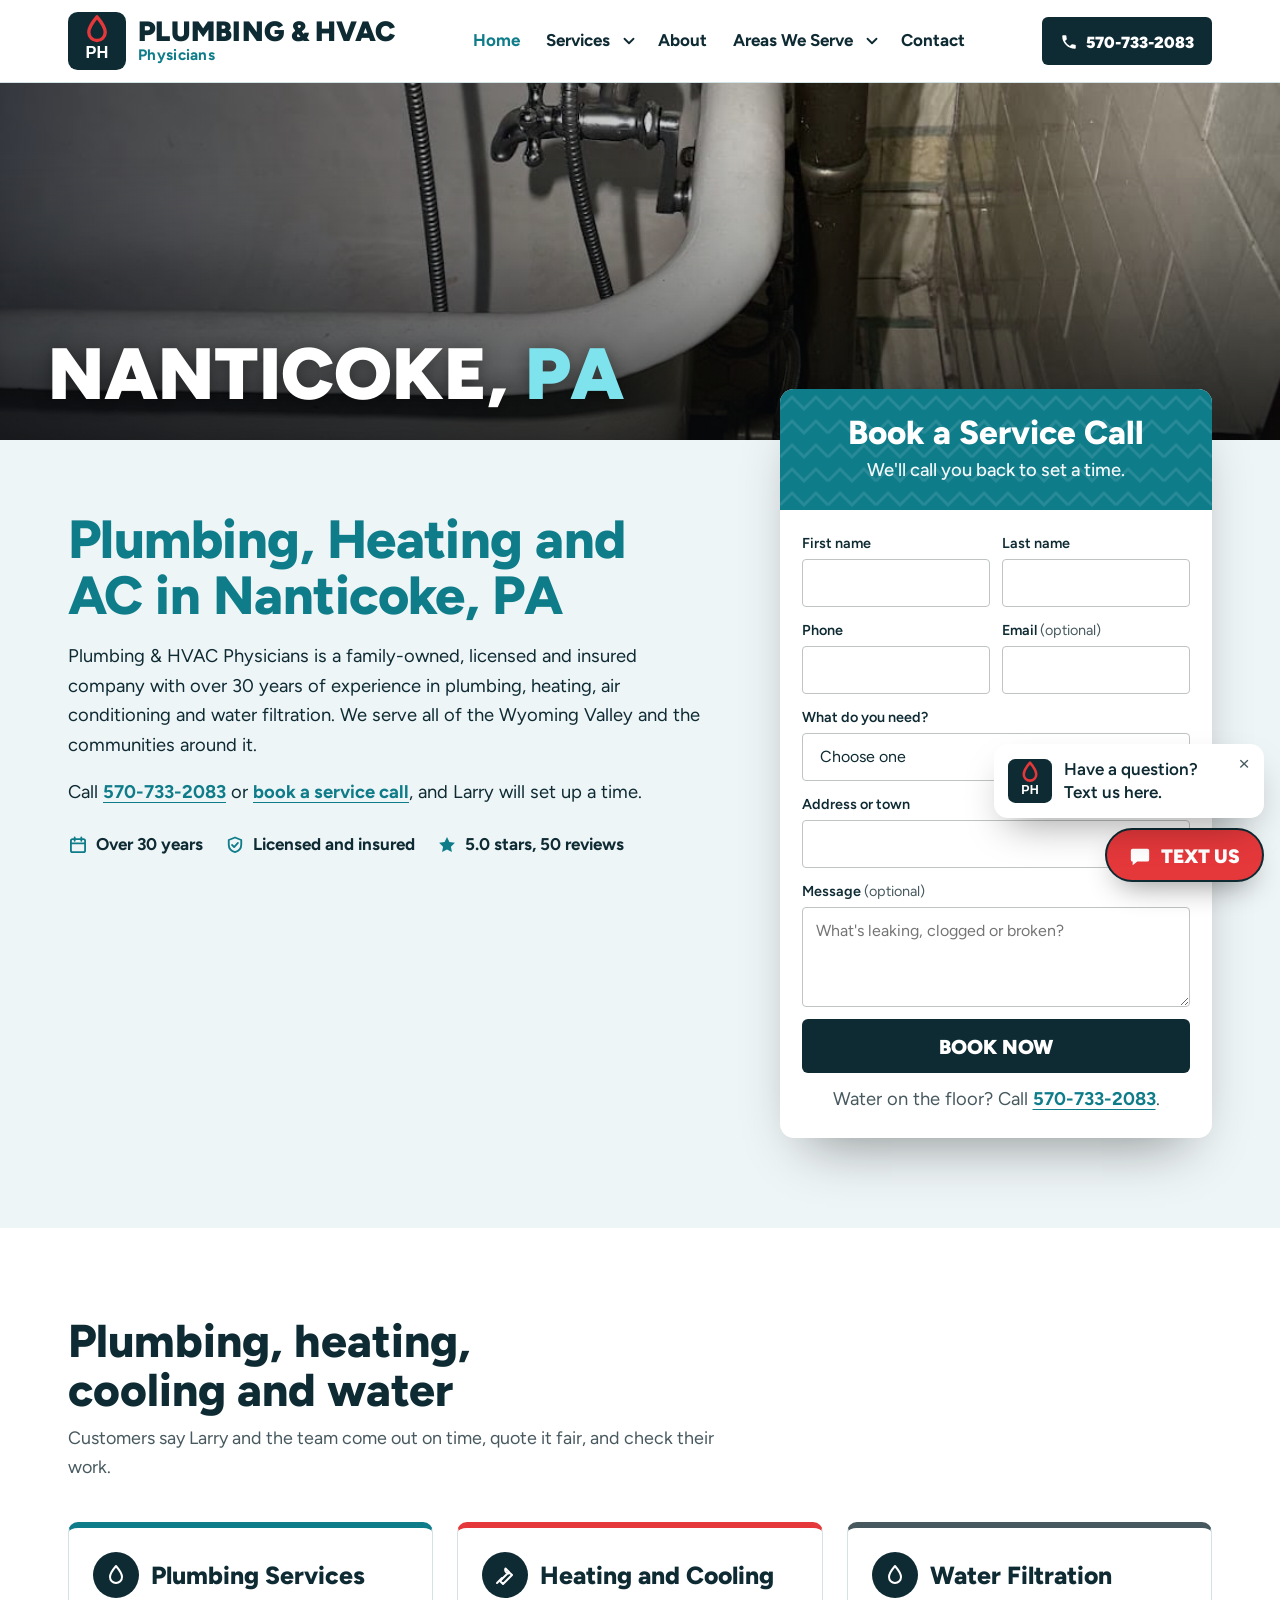
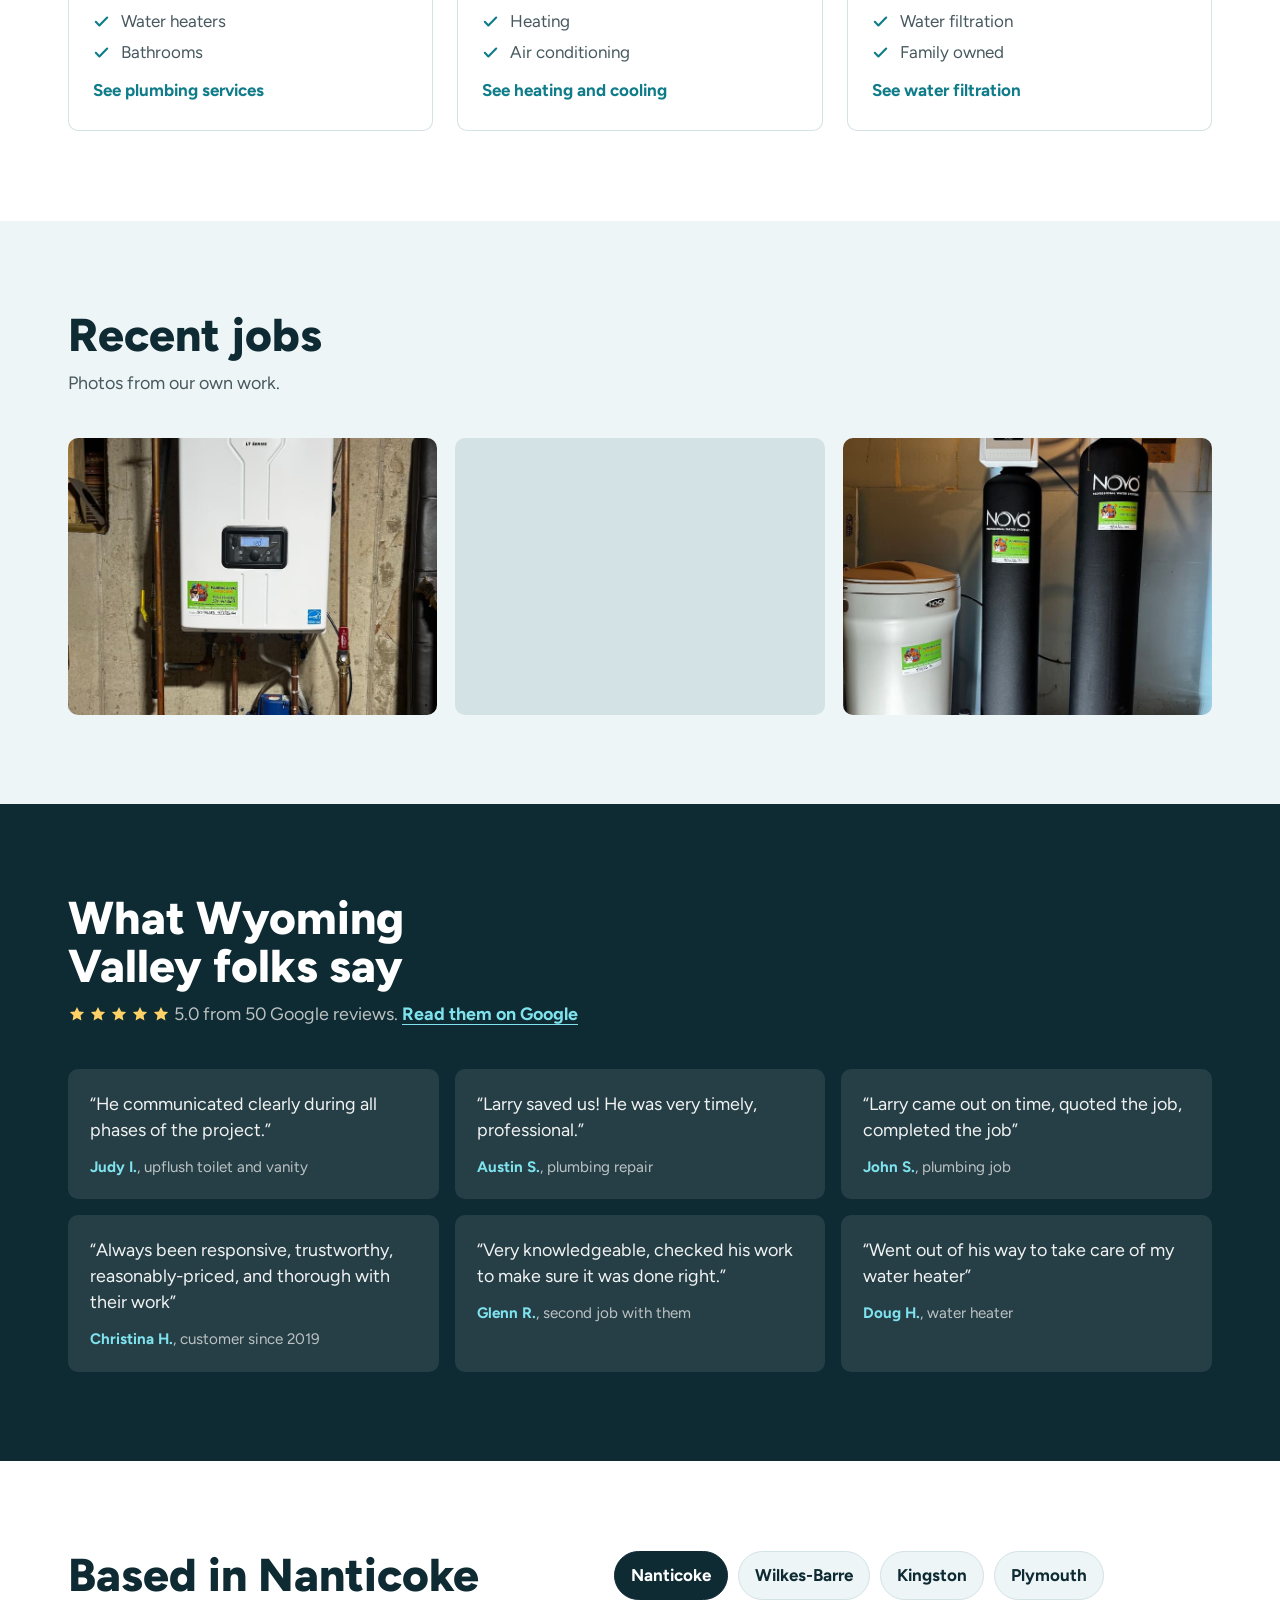
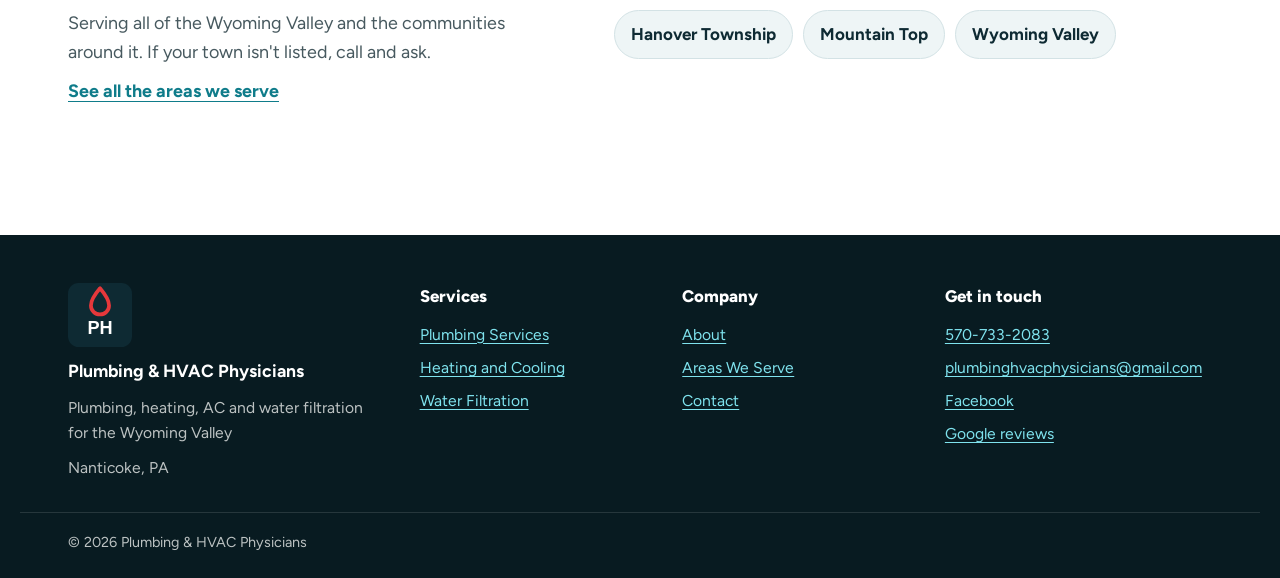
<file: index.html>
<!doctype html>
<html lang="en">
<head>
<meta charset="utf-8">
<meta name="viewport" content="width=device-width, initial-scale=1, viewport-fit=cover">
<title>Plumber in Nanticoke, PA | Plumbing &amp; HVAC Physicians</title>
<meta name="description" content="Family-owned, licensed and insured plumbing, heating, AC and water filtration for the Wyoming Valley, with over 30 years of experience. Call (570) 733-2083.">
<meta name="robots" content="noindex, nofollow">
<link rel="canonical" href="https://bruceb384.github.io/plumbing-hvac-physicians/">
<meta property="og:type" content="website">
<meta property="og:site_name" content="Plumbing &amp; HVAC Physicians">
<meta property="og:url" content="https://bruceb384.github.io/plumbing-hvac-physicians/">
<meta property="og:title" content="Plumber in Nanticoke, PA | Plumbing &amp; HVAC Physicians">
<meta property="og:description" content="Family-owned, licensed and insured plumbing, heating, AC and water filtration for the Wyoming Valley, with over 30 years of experience. Call (570) 733-2083.">
<meta property="og:image" content="https://bruceb384.github.io/plumbing-hvac-physicians/images/og-image.jpg">
<meta property="og:image:width" content="1200">
<meta property="og:image:height" content="630">
<meta name="twitter:card" content="summary_large_image">
<meta name="geo.region" content="US-PA">
<meta name="geo.placename" content="Nanticoke">
<meta name="theme-color" content="#0e2a33">
<link rel="icon" type="image/svg+xml" href="favicon.svg">
<link rel="apple-touch-icon" href="apple-touch-icon.png">
<link rel="preconnect" href="https://fonts.googleapis.com">
<link rel="preconnect" href="https://fonts.gstatic.com" crossorigin>
<link rel="stylesheet" href="https://fonts.googleapis.com/css2?family=Figtree:wght@400;500;700;800;900&display=swap">
<link rel="stylesheet" href="site.css">

<script type="application/ld+json">
{
  "@context": "https://schema.org",
  "@type": [
    "Plumber",
    "HVACBusiness"
  ],
  "@id": "https://bruceb384.github.io/plumbing-hvac-physicians/#business",
  "name": "Plumbing & HVAC Physicians",
  "url": "https://bruceb384.github.io/plumbing-hvac-physicians/",
  "image": "https://bruceb384.github.io/plumbing-hvac-physicians/images/og-image.jpg",
  "logo": "https://bruceb384.github.io/plumbing-hvac-physicians/images/logo.png",
  "description": "Family-owned, licensed and insured plumbing, heating, air conditioning and water filtration company in Nanticoke, Pennsylvania, with over 30 years of experience, serving the Wyoming Valley.",
  "telephone": "+1-570-733-2083",
  "email": "plumbinghvacphysicians@gmail.com",
  "address": {
    "@type": "PostalAddress",
    "addressLocality": "Nanticoke",
    "addressRegion": "PA",
    "addressCountry": "US"
  },
  "areaServed": [
    {
      "@type": "City",
      "name": "Nanticoke, PA"
    },
    {
      "@type": "City",
      "name": "Wilkes-Barre, PA"
    },
    {
      "@type": "City",
      "name": "Kingston, PA"
    },
    {
      "@type": "City",
      "name": "Plymouth, PA"
    },
    {
      "@type": "City",
      "name": "Hanover Township, PA"
    },
    {
      "@type": "City",
      "name": "Mountain Top, PA"
    }
  ],
  "hasMap": "https://maps.google.com/?cid=14772927486900143524",
  "sameAs": [
    "https://www.facebook.com/p/Plumbing-HVAC-Physicians-61577097216402/"
  ]
}
</script>
</head>
<body class="home">

<header class="site-header">
  <div class="wrap bar">
    <a class="logo" href="./" aria-label="Plumbing &amp; HVAC Physicians home"><img src="favicon.svg" width="120" height="120" alt=""><span class="wm"><strong class="brandtype">Plumbing &amp; HVAC</strong><small>Physicians</small></span></a>
    <nav class="desk-nav" aria-label="Main">
      <ul>
        <li><a href="./" aria-current="page">Home</a></li>
        <li class="dd"><a href="services/">Services</a><button class="dd-btn" type="button" aria-expanded="false" aria-label="Show services"><svg viewBox="0 0 24 24" aria-hidden="true"><path d="M6 9l6 6 6-6"/></svg></button><ul class="dd-menu"><li><a href="services/plumbing-services/">Plumbing Services</a></li><li><a href="services/heating-and-cooling/">Heating and Cooling</a></li><li><a href="services/water-filtration/">Water Filtration</a></li></ul></li>
        <li><a href="about/">About</a></li>
        <li class="dd"><a href="service-area/">Areas We Serve</a><button class="dd-btn" type="button" aria-expanded="false" aria-label="Show towns"><svg viewBox="0 0 24 24" aria-hidden="true"><path d="M6 9l6 6 6-6"/></svg></button><ul class="dd-menu"><li><a href="service-area/#nanticoke">Nanticoke</a></li><li><a href="service-area/#wilkes-barre">Wilkes-Barre</a></li><li><a href="service-area/#kingston">Kingston</a></li><li><a href="service-area/#plymouth">Plymouth</a></li><li><a href="service-area/#hanover-township">Hanover Township</a></li><li><a href="service-area/#mountain-top">Mountain Top</a></li><li><a href="service-area/#wyoming-valley">Wyoming Valley</a></li></ul></li>
        <li><a href="contact/">Contact</a></li>
      </ul>
    </nav>
    <a class="desk-call brandtype" href="tel:+15707332083"><svg viewBox="0 0 24 24" aria-hidden="true"><path d="M6.6 10.8a15.1 15.1 0 0 0 6.6 6.6l2.2-2.2a1 1 0 0 1 1-.25 11.4 11.4 0 0 0 3.6.57 1 1 0 0 1 1 1V20a1 1 0 0 1-1 1A17 17 0 0 1 3 4a1 1 0 0 1 1-1h3.5a1 1 0 0 1 1 1c0 1.25.2 2.45.57 3.57a1 1 0 0 1-.25 1z"/></svg>570-733-2083</a>
    <button class="menu-btn" type="button" aria-expanded="false" aria-controls="drawer" aria-label="Open menu">
      <svg viewBox="0 0 24 24" aria-hidden="true"><path d="M4 7h16M4 12h16M4 17h16"/></svg>
    </button>
  </div>
</header>
<div class="scrim" hidden></div>
<nav class="drawer" id="drawer" aria-label="Menu" aria-hidden="true">
  <div class="drawer-head"><button class="drawer-close" type="button" aria-label="Close menu"><svg viewBox="0 0 24 24" aria-hidden="true"><path d="M5 5l14 14M19 5 5 19"/></svg></button></div>
  <ul class="dnav">
    <li><a href="./" aria-current="page">Home</a></li>
    <li><div class="drow"><a href="services/">Services</a><button class="dsub-btn" type="button" aria-expanded="false" aria-controls="dsub-services" aria-label="Show services"><svg viewBox="0 0 24 24" aria-hidden="true"><path d="M6 9l6 6 6-6"/></svg></button></div><ul class="dsub" id="dsub-services" hidden><li><a href="services/plumbing-services/">Plumbing Services</a></li><li><a href="services/heating-and-cooling/">Heating and Cooling</a></li><li><a href="services/water-filtration/">Water Filtration</a></li></ul></li>
    <li><a href="about/">About</a></li>
    <li><div class="drow"><a href="service-area/">Areas We Serve</a><button class="dsub-btn" type="button" aria-expanded="false" aria-controls="dsub-areas" aria-label="Show towns"><svg viewBox="0 0 24 24" aria-hidden="true"><path d="M6 9l6 6 6-6"/></svg></button></div><ul class="dsub" id="dsub-areas" hidden><li><a href="service-area/#nanticoke">Nanticoke</a></li><li><a href="service-area/#wilkes-barre">Wilkes-Barre</a></li><li><a href="service-area/#kingston">Kingston</a></li><li><a href="service-area/#plymouth">Plymouth</a></li><li><a href="service-area/#hanover-township">Hanover Township</a></li><li><a href="service-area/#mountain-top">Mountain Top</a></li><li><a href="service-area/#wyoming-valley">Wyoming Valley</a></li></ul></li>
    <li><a href="contact/">Contact</a></li>
  </ul>
  <a class="drawer-call brandtype" href="tel:+15707332083"><svg viewBox="0 0 24 24" aria-hidden="true"><path d="M6.6 10.8a15.1 15.1 0 0 0 6.6 6.6l2.2-2.2a1 1 0 0 1 1-.25 11.4 11.4 0 0 0 3.6.57 1 1 0 0 1 1 1V20a1 1 0 0 1-1 1A17 17 0 0 1 3 4a1 1 0 0 1 1-1h3.5a1 1 0 0 1 1 1c0 1.25.2 2.45.57 3.57a1 1 0 0 1-.25 1z"/></svg>Call 570-733-2083</a>
</nav>

<div class="cta-bar">
  <a class="cta-call brandtype" href="tel:+15707332083"><svg viewBox="0 0 24 24" aria-hidden="true"><path d="M6.6 10.8a15.1 15.1 0 0 0 6.6 6.6l2.2-2.2a1 1 0 0 1 1-.25 11.4 11.4 0 0 0 3.6.57 1 1 0 0 1 1 1V20a1 1 0 0 1-1 1A17 17 0 0 1 3 4a1 1 0 0 1 1-1h3.5a1 1 0 0 1 1 1c0 1.25.2 2.45.57 3.57a1 1 0 0 1-.25 1z"/></svg>570-733-2083</a>
  <a class="cta-book brandtype" href="#book">Book Now</a>
</div>

<main id="top">

  <div class="banner">
    <img src="images/clawfoot-tub-1125.jpg" srcset="images/clawfoot-tub-800.jpg 800w, images/clawfoot-tub-1125.jpg 1125w" sizes="100vw" width="1125" height="1500" alt="Clawfoot tub with new exposed supply plumbing" fetchpriority="high" style="object-position:50% 55%">
    <p class="town brandtype">Nanticoke, <span>PA</span></p>
  </div>
  <section class="intro" aria-labelledby="intro-title">
    <div class="wrap intro-grid">
      <div class="intro-copy">
        <h1 id="intro-title">Plumbing, Heating and AC in Nanticoke, PA</h1>
        <p>Plumbing &amp; HVAC Physicians is a family-owned, licensed and insured company with over 30 years of experience in plumbing, heating, air conditioning and water filtration. We serve all of the Wyoming Valley and the communities around it.</p>
        <p>Call <a href="tel:+15707332083">570-733-2083</a> or <a href="#book">book a service call</a>, and Larry will set up a time.</p>
        <ul class="facts">
          <li><svg class="line" viewBox="0 0 24 24" aria-hidden="true"><rect x="3.5" y="5" width="17" height="15.5" rx="2"/><path d="M3.5 10h17M8 3v4M16 3v4"/></svg>Over 30 years</li>
          <li><svg class="line" viewBox="0 0 24 24" aria-hidden="true"><path d="M12 3 4.5 6v5.5c0 4.6 3.2 7.9 7.5 9 4.3-1.1 7.5-4.4 7.5-9V6z"/><path d="M8.5 12l2.5 2.5 4.5-5"/></svg>Licensed and insured</li>
          <li><svg class="solid" viewBox="0 0 24 24" aria-hidden="true"><path d="M12 2.5l2.9 6 6.6.9-4.8 4.6 1.2 6.5L12 17.4l-5.9 3.1 1.2-6.5L2.5 9.4l6.6-.9z"/></svg>5.0 stars, 50 reviews</li>
        </ul>
      </div>
      <div class="book-card" id="book">
        <div class="book-head">
          <h2>Book a Service Call</h2>
          <p>We'll call you back to set a time.</p>
        </div>
        <form name="quote-request" method="POST" data-netlify="true" netlify-honeypot="company-site" data-form data-preview>
          <input type="hidden" name="form-name" value="quote-request">
          <p class="hp"><label for="f-hp">Leave this empty</label><input id="f-hp" name="company-site" tabindex="-1" autocomplete="off"></p>
          <div class="field"><label for="f-first">First name</label><input id="f-first" name="first-name" autocomplete="given-name" required></div>
          <div class="field"><label for="f-last">Last name</label><input id="f-last" name="last-name" autocomplete="family-name"></div>
          <div class="field"><label for="f-phone">Phone</label><input id="f-phone" name="phone" type="tel" autocomplete="tel" required></div>
          <div class="field"><label for="f-email">Email <span class="opt">(optional)</span></label><input id="f-email" name="email" type="email" autocomplete="email"></div>
          <div class="field field-wide">
            <label for="f-type">What do you need?</label>
            <select id="f-type" name="service" required>
              <option value="">Choose one</option>
              <option>Plumbing repair</option>
              <option>Water heater</option>
              <option>Bathroom</option>
              <option>Heating</option>
              <option>Air conditioning</option>
              <option>Water filtration</option>
              <option>Something else</option>
            </select>
          </div>
          <div class="field field-wide"><label for="f-addr">Address or town</label><input id="f-addr" name="address" autocomplete="street-address"></div>
          <div class="field field-wide"><label for="f-msg">Message <span class="opt">(optional)</span></label><textarea id="f-msg" name="message" placeholder="What's leaking, clogged or broken?"></textarea></div>
          <button class="submit brandtype" type="submit">Book Now</button>
          <p class="form-note">Water on the floor? Call <a class="nobr" href="tel:+15707332083">570-733-2083</a>.</p>
          <p class="form-status" role="status" aria-live="polite"></p>
        </form>
        <div class="form-done" hidden>
          <strong>Got it, thanks.</strong>
          <p>We'll call you back soon to set up a time.</p>
        </div>
      </div>
    </div>
  </section>
  <section class="section" aria-labelledby="services-title">
    <div class="wrap">
      <div class="section-head"><h2 id="services-title">Plumbing, heating, cooling and water</h2><p>Customers say Larry and the team come out on time, quote it fair, and check their work.</p></div>
      <div class="svc-grid">
        <a class="svc-card" href="services/plumbing-services/">
          <div class="svc-title"><span class="ico"><svg viewBox="0 0 24 24" aria-hidden="true"><path d="M12 3s-6 7-6 11a6 6 0 0 0 12 0c0-4-6-11-6-11z"/></svg></span><h3>Plumbing Services</h3></div>
          <ul>
            <li><svg viewBox="0 0 24 24" aria-hidden="true"><path d="M4 12.5l5 5L20 6.5"/></svg><span>Water heaters</span></li>
            <li><svg viewBox="0 0 24 24" aria-hidden="true"><path d="M4 12.5l5 5L20 6.5"/></svg><span>Bathrooms</span></li>
          </ul>
          <span class="more">See plumbing services</span>
        </a>
        <a class="svc-card" href="services/heating-and-cooling/">
          <div class="svc-title"><span class="ico"><svg viewBox="0 0 24 24" aria-hidden="true"><path d="M14.5 5.5a3.5 3.5 0 0 0 4.6 4.6L21 12l-9 9-3-3 9-9z" transform="translate(-2 0)"/><path d="M4 20l5-5"/></svg></span><h3>Heating and Cooling</h3></div>
          <ul>
            <li><svg viewBox="0 0 24 24" aria-hidden="true"><path d="M4 12.5l5 5L20 6.5"/></svg><span>Heating</span></li>
            <li><svg viewBox="0 0 24 24" aria-hidden="true"><path d="M4 12.5l5 5L20 6.5"/></svg><span>Air conditioning</span></li>
          </ul>
          <span class="more">See heating and cooling</span>
        </a>
        <a class="svc-card" href="services/water-filtration/">
          <div class="svc-title"><span class="ico"><svg viewBox="0 0 24 24" aria-hidden="true"><path d="M12 3s-6 7-6 11a6 6 0 0 0 12 0c0-4-6-11-6-11z"/></svg></span><h3>Water Filtration</h3></div>
          <ul>
            <li><svg viewBox="0 0 24 24" aria-hidden="true"><path d="M4 12.5l5 5L20 6.5"/></svg><span>Water filtration</span></li>
            <li><svg viewBox="0 0 24 24" aria-hidden="true"><path d="M4 12.5l5 5L20 6.5"/></svg><span>Family owned</span></li>
          </ul>
          <span class="more">See water filtration</span>
        </a>
      </div>
    </div>
  </section>
  <section class="section alt" aria-labelledby="work-title">
    <div class="wrap">
      <div class="section-head"><h2 id="work-title">Recent jobs</h2><p>Photos from our own work.</p></div>
      <ul class="shots">
        <li><img src="images/tankless-1313.jpg" srcset="images/tankless-800.jpg 800w, images/tankless-1313.jpg 1313w" sizes="(max-width: 560px) 100vw, (max-width: 980px) 50vw, 33vw" width="1313" height="1500" alt="New tankless water heater mounted on a basement wall" loading="lazy" decoding="async"></li>
        <li><img src="images/clawfoot-tub-1125.jpg" srcset="images/clawfoot-tub-800.jpg 800w, images/clawfoot-tub-1125.jpg 1125w" sizes="(max-width: 560px) 100vw, (max-width: 980px) 50vw, 33vw" width="1125" height="1500" alt="Clawfoot tub with new exposed supply plumbing" loading="lazy" decoding="async"></li>
        <li><img src="images/filtration-1125.jpg" srcset="images/filtration-800.jpg 800w, images/filtration-1125.jpg 1125w" sizes="(max-width: 560px) 100vw, (max-width: 980px) 50vw, 33vw" width="1125" height="1500" alt="Water softener and filtration tanks installed in a basement" loading="lazy" decoding="async"></li>
      </ul>
    </div>
  </section>
  
  <section class="section reviews" aria-labelledby="reviews-title">
    <div class="wrap">
      <div class="section-head">
        <h2 id="reviews-title">What Wyoming Valley folks say</h2>
        <p><span class="stars" aria-label="5.0 out of 5 stars"><svg viewBox="0 0 24 24"><path d="M12 2.5l2.9 6 6.6.9-4.8 4.6 1.2 6.5L12 17.4l-5.9 3.1 1.2-6.5L2.5 9.4l6.6-.9z"/></svg><svg viewBox="0 0 24 24"><path d="M12 2.5l2.9 6 6.6.9-4.8 4.6 1.2 6.5L12 17.4l-5.9 3.1 1.2-6.5L2.5 9.4l6.6-.9z"/></svg><svg viewBox="0 0 24 24"><path d="M12 2.5l2.9 6 6.6.9-4.8 4.6 1.2 6.5L12 17.4l-5.9 3.1 1.2-6.5L2.5 9.4l6.6-.9z"/></svg><svg viewBox="0 0 24 24"><path d="M12 2.5l2.9 6 6.6.9-4.8 4.6 1.2 6.5L12 17.4l-5.9 3.1 1.2-6.5L2.5 9.4l6.6-.9z"/></svg><svg viewBox="0 0 24 24"><path d="M12 2.5l2.9 6 6.6.9-4.8 4.6 1.2 6.5L12 17.4l-5.9 3.1 1.2-6.5L2.5 9.4l6.6-.9z"/></svg></span> 5.0 from 50 Google reviews. <a href="https://maps.google.com/?cid=14772927486900143524" target="_blank" rel="noopener">Read them on Google</a></p>
      </div>
      <ul class="quotes">
        <li><q>He communicated clearly during all phases of the project.</q><cite><strong>Judy I.</strong>, upflush toilet and vanity</cite></li>
        <li><q>Larry saved us! He was very timely, professional.</q><cite><strong>Austin S.</strong>, plumbing repair</cite></li>
        <li><q>Larry came out on time, quoted the job, completed the job</q><cite><strong>John S.</strong>, plumbing job</cite></li>
        <li><q>Always been responsive, trustworthy, reasonably-priced, and thorough with their work</q><cite><strong>Christina H.</strong>, customer since 2019</cite></li>
        <li><q>Very knowledgeable, checked his work to make sure it was done right.</q><cite><strong>Glenn R.</strong>, second job with them</cite></li>
        <li><q>Went out of his way to take care of my water heater</q><cite><strong>Doug H.</strong>, water heater</cite></li>
      </ul>
    </div>
  </section>
  <section class="section" aria-labelledby="area-title">
    <div class="wrap area-grid">
      <div class="section-head"><h2 id="area-title">Based in Nanticoke</h2><p>Serving all of the Wyoming Valley and the communities around it. If your town isn't listed, call and ask.</p><p><a href="service-area/">See all the areas we serve</a></p></div>
      <ul class="towns"><li><a href="service-area/#nanticoke">Nanticoke</a></li><li><a href="service-area/#wilkes-barre">Wilkes-Barre</a></li><li><a href="service-area/#kingston">Kingston</a></li><li><a href="service-area/#plymouth">Plymouth</a></li><li><a href="service-area/#hanover-township">Hanover Township</a></li><li><a href="service-area/#mountain-top">Mountain Top</a></li><li><a href="service-area/#wyoming-valley">Wyoming Valley</a></li></ul>
    </div>
  </section>
</main>

<footer class="site-footer">
  <div class="wrap foot-grid">
    <div class="foot-brand"><img src="favicon.svg" width="120" height="120" alt=""><strong>Plumbing &amp; HVAC Physicians</strong><span>Plumbing, heating, AC and water filtration for the Wyoming Valley</span><span>Nanticoke, PA</span></div>
    <div><h2>Services</h2><ul><li><a href="services/plumbing-services/">Plumbing Services</a></li><li><a href="services/heating-and-cooling/">Heating and Cooling</a></li><li><a href="services/water-filtration/">Water Filtration</a></li></ul></div>
    <div><h2>Company</h2><ul><li><a href="about/">About</a></li><li><a href="service-area/">Areas We Serve</a></li><li><a href="contact/">Contact</a></li></ul></div>
    <div><h2>Get in touch</h2><ul><li><a href="tel:+15707332083">570-733-2083</a></li><li><a href="mailto:plumbinghvacphysicians@gmail.com">plumbinghvacphysicians@gmail.com</a></li><li><a href="https://www.facebook.com/p/Plumbing-HVAC-Physicians-61577097216402/" target="_blank" rel="noopener">Facebook</a></li><li><a href="https://maps.google.com/?cid=14772927486900143524" target="_blank" rel="noopener">Google reviews</a></li></ul></div>
  </div>
  <div class="wrap foot-base">© 2026 Plumbing &amp; HVAC Physicians</div>
</footer>

<div class="text-us">
  <div class="bubble" id="bubble">
    <img src="favicon.svg" width="120" height="120" alt="">
    <span>Have a question? Text us here.</span>
    <button type="button" aria-label="Close message" id="bubble-close">×</button>
  </div>
  <a class="text-btn brandtype" href="sms:+15707332083"><svg viewBox="0 0 24 24" aria-hidden="true"><path d="M4 4h16a2 2 0 0 1 2 2v10a2 2 0 0 1-2 2H9l-5 4v-4a2 2 0 0 1-2-2V6a2 2 0 0 1 2-2zm3 6h2v2H7zm4 0h2v2h-2zm4 0h2v2h-2z"/></svg>Text us</a>
</div>

<script src="site.js"></script>
</body>
</html>
</file>
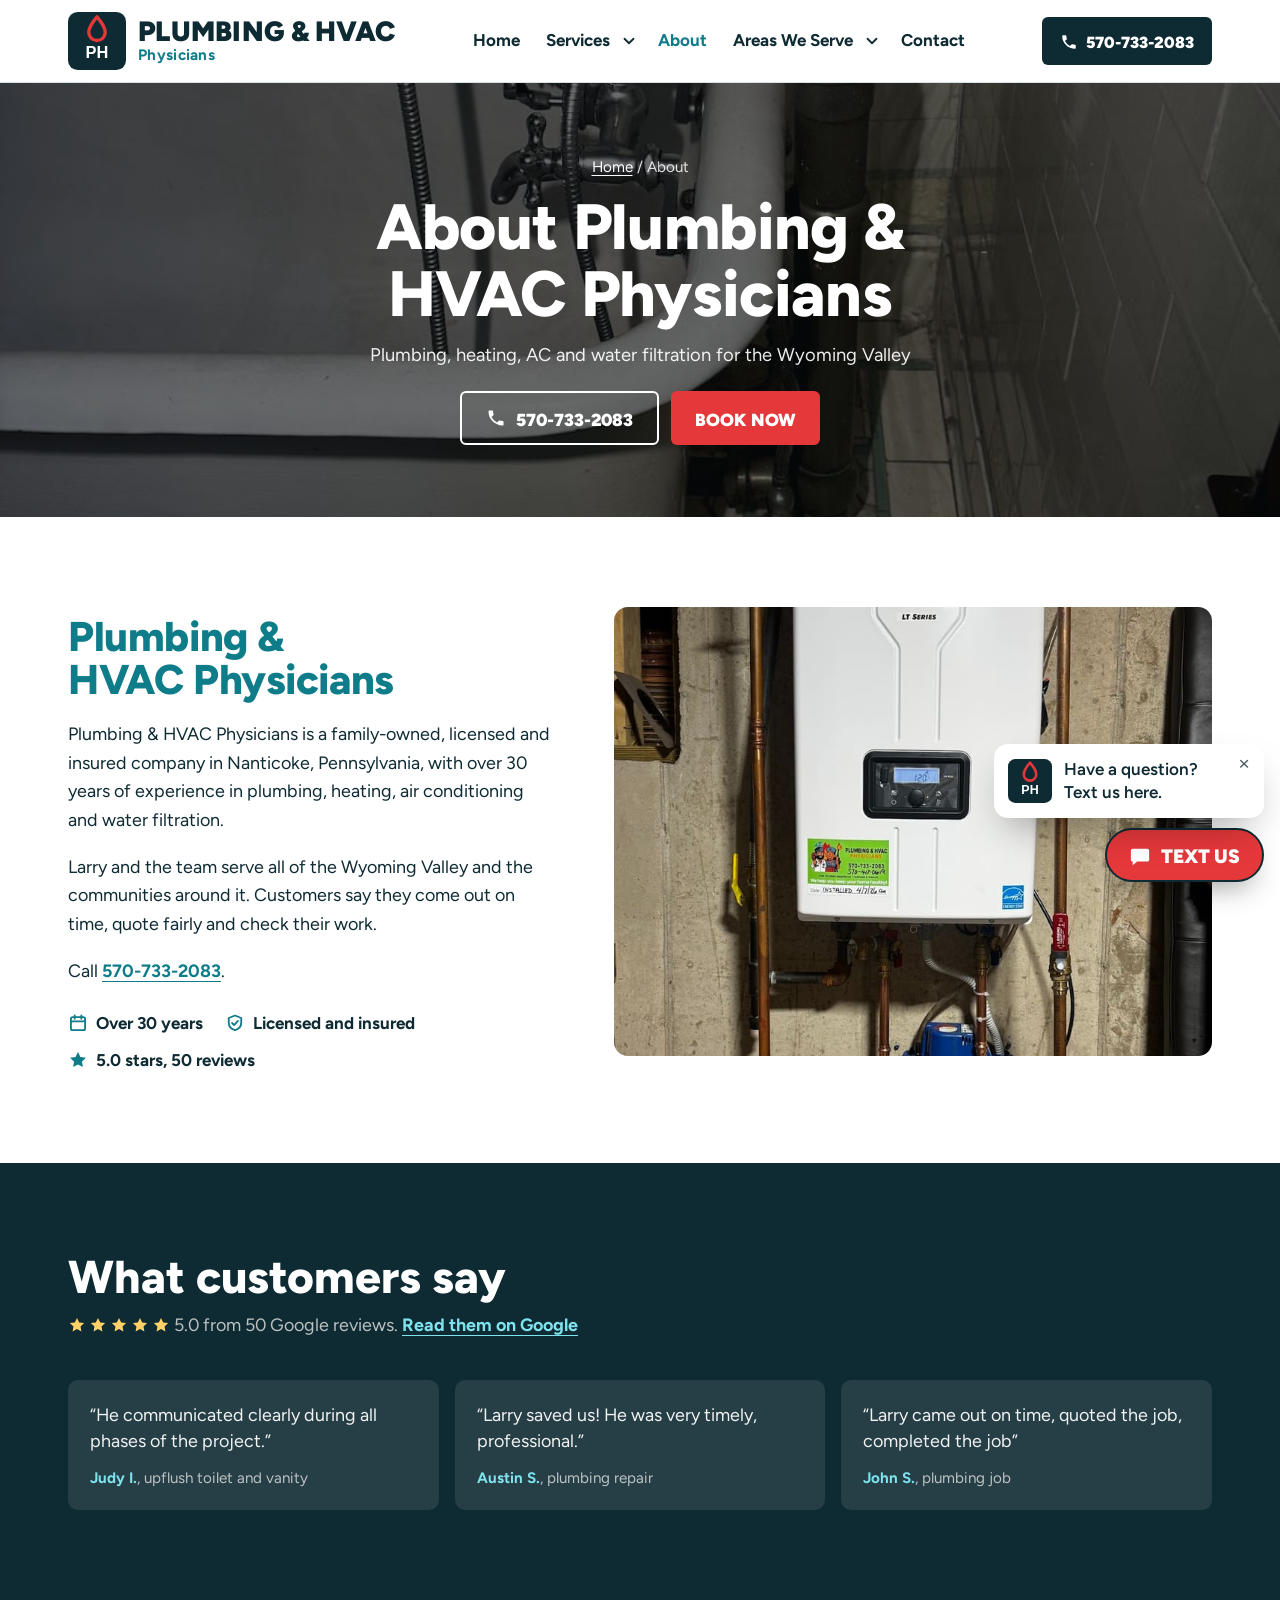
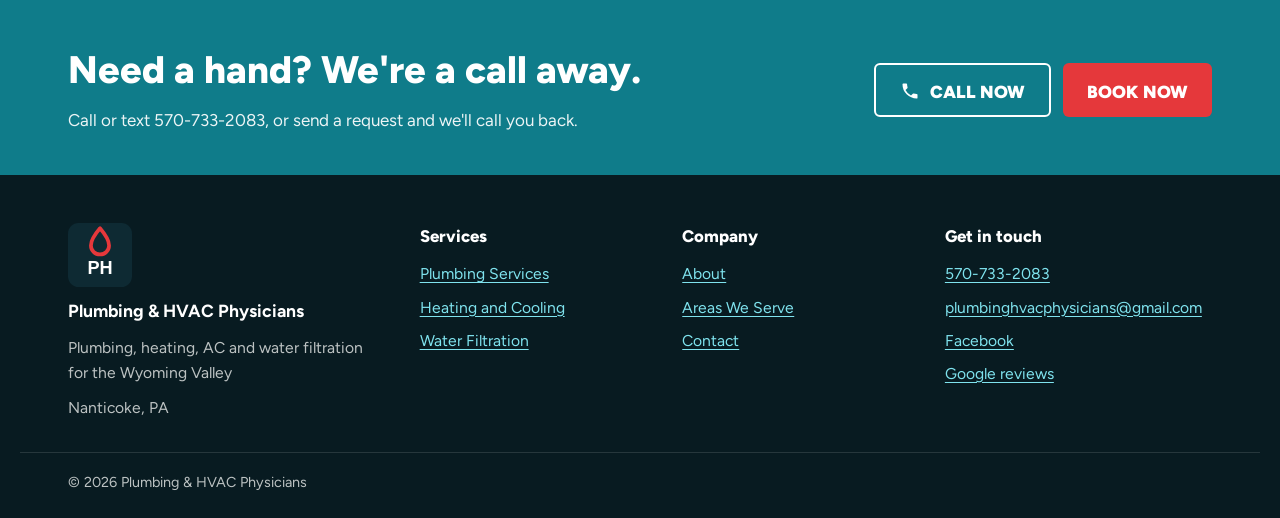
<file: about/index.html>
<!doctype html>
<html lang="en">
<head>
<meta charset="utf-8">
<meta name="viewport" content="width=device-width, initial-scale=1, viewport-fit=cover">
<title>About Plumbing &amp; HVAC Physicians | Nanticoke, PA</title>
<meta name="description" content="Family-owned, licensed and insured plumbing, heating, air conditioning and water filtration company in Nanticoke, Pennsylvania, with over 30 years of experience">
<meta name="robots" content="noindex, nofollow">
<link rel="canonical" href="https://bruceb384.github.io/plumbing-hvac-physicians/about/">
<meta property="og:type" content="website">
<meta property="og:site_name" content="Plumbing &amp; HVAC Physicians">
<meta property="og:url" content="https://bruceb384.github.io/plumbing-hvac-physicians/about/">
<meta property="og:title" content="About Plumbing &amp; HVAC Physicians | Nanticoke, PA">
<meta property="og:description" content="Family-owned, licensed and insured plumbing, heating, air conditioning and water filtration company in Nanticoke, Pennsylvania, with over 30 years of experience">
<meta property="og:image" content="https://bruceb384.github.io/plumbing-hvac-physicians/images/og-image.jpg">
<meta property="og:image:width" content="1200">
<meta property="og:image:height" content="630">
<meta name="twitter:card" content="summary_large_image">
<meta name="geo.region" content="US-PA">
<meta name="geo.placename" content="Nanticoke">
<meta name="theme-color" content="#0e2a33">
<link rel="icon" type="image/svg+xml" href="../favicon.svg">
<link rel="apple-touch-icon" href="../apple-touch-icon.png">
<link rel="preconnect" href="https://fonts.googleapis.com">
<link rel="preconnect" href="https://fonts.gstatic.com" crossorigin>
<link rel="stylesheet" href="https://fonts.googleapis.com/css2?family=Figtree:wght@400;500;700;800;900&display=swap">
<link rel="stylesheet" href="../site.css">
<style>.intro-copy p { margin: 0; font-size: 1.12rem; max-width: 62ch; } .intro-copy p a { color: var(--brand); font-weight: 700; } #about-title { color: var(--brand); font-size: clamp(1.8rem, 3.4vw, 2.6rem); line-height: 1.05; }</style>
<script type="application/ld+json">
[
  {
    "@context": "https://schema.org",
    "@type": [
      "Plumber",
      "HVACBusiness"
    ],
    "@id": "https://bruceb384.github.io/plumbing-hvac-physicians/#business",
    "name": "Plumbing & HVAC Physicians",
    "url": "https://bruceb384.github.io/plumbing-hvac-physicians/",
    "image": "https://bruceb384.github.io/plumbing-hvac-physicians/images/og-image.jpg",
    "logo": "https://bruceb384.github.io/plumbing-hvac-physicians/images/logo.png",
    "description": "Family-owned, licensed and insured plumbing, heating, air conditioning and water filtration company in Nanticoke, Pennsylvania, with over 30 years of experience, serving the Wyoming Valley.",
    "telephone": "+1-570-733-2083",
    "email": "plumbinghvacphysicians@gmail.com",
    "address": {
      "@type": "PostalAddress",
      "addressLocality": "Nanticoke",
      "addressRegion": "PA",
      "addressCountry": "US"
    },
    "areaServed": [
      {
        "@type": "City",
        "name": "Nanticoke, PA"
      },
      {
        "@type": "City",
        "name": "Wilkes-Barre, PA"
      },
      {
        "@type": "City",
        "name": "Kingston, PA"
      },
      {
        "@type": "City",
        "name": "Plymouth, PA"
      },
      {
        "@type": "City",
        "name": "Hanover Township, PA"
      },
      {
        "@type": "City",
        "name": "Mountain Top, PA"
      }
    ],
    "hasMap": "https://maps.google.com/?cid=14772927486900143524",
    "sameAs": [
      "https://www.facebook.com/p/Plumbing-HVAC-Physicians-61577097216402/"
    ]
  },
  {
    "@context": "https://schema.org",
    "@type": "BreadcrumbList",
    "itemListElement": [
      {
        "@type": "ListItem",
        "position": 1,
        "name": "Home",
        "item": "https://bruceb384.github.io/plumbing-hvac-physicians/"
      },
      {
        "@type": "ListItem",
        "position": 2,
        "name": "About",
        "item": "https://bruceb384.github.io/plumbing-hvac-physicians/about/"
      }
    ]
  }
]
</script>
</head>
<body class="">

<header class="site-header">
  <div class="wrap bar">
    <a class="logo" href="../" aria-label="Plumbing &amp; HVAC Physicians home"><img src="../favicon.svg" width="120" height="120" alt=""><span class="wm"><strong class="brandtype">Plumbing &amp; HVAC</strong><small>Physicians</small></span></a>
    <nav class="desk-nav" aria-label="Main">
      <ul>
        <li><a href="../">Home</a></li>
        <li class="dd"><a href="../services/">Services</a><button class="dd-btn" type="button" aria-expanded="false" aria-label="Show services"><svg viewBox="0 0 24 24" aria-hidden="true"><path d="M6 9l6 6 6-6"/></svg></button><ul class="dd-menu"><li><a href="../services/plumbing-services/">Plumbing Services</a></li><li><a href="../services/heating-and-cooling/">Heating and Cooling</a></li><li><a href="../services/water-filtration/">Water Filtration</a></li></ul></li>
        <li><a href="../about/" aria-current="page">About</a></li>
        <li class="dd"><a href="../service-area/">Areas We Serve</a><button class="dd-btn" type="button" aria-expanded="false" aria-label="Show towns"><svg viewBox="0 0 24 24" aria-hidden="true"><path d="M6 9l6 6 6-6"/></svg></button><ul class="dd-menu"><li><a href="../service-area/#nanticoke">Nanticoke</a></li><li><a href="../service-area/#wilkes-barre">Wilkes-Barre</a></li><li><a href="../service-area/#kingston">Kingston</a></li><li><a href="../service-area/#plymouth">Plymouth</a></li><li><a href="../service-area/#hanover-township">Hanover Township</a></li><li><a href="../service-area/#mountain-top">Mountain Top</a></li><li><a href="../service-area/#wyoming-valley">Wyoming Valley</a></li></ul></li>
        <li><a href="../contact/">Contact</a></li>
      </ul>
    </nav>
    <a class="desk-call brandtype" href="tel:+15707332083"><svg viewBox="0 0 24 24" aria-hidden="true"><path d="M6.6 10.8a15.1 15.1 0 0 0 6.6 6.6l2.2-2.2a1 1 0 0 1 1-.25 11.4 11.4 0 0 0 3.6.57 1 1 0 0 1 1 1V20a1 1 0 0 1-1 1A17 17 0 0 1 3 4a1 1 0 0 1 1-1h3.5a1 1 0 0 1 1 1c0 1.25.2 2.45.57 3.57a1 1 0 0 1-.25 1z"/></svg>570-733-2083</a>
    <button class="menu-btn" type="button" aria-expanded="false" aria-controls="drawer" aria-label="Open menu">
      <svg viewBox="0 0 24 24" aria-hidden="true"><path d="M4 7h16M4 12h16M4 17h16"/></svg>
    </button>
  </div>
</header>
<div class="scrim" hidden></div>
<nav class="drawer" id="drawer" aria-label="Menu" aria-hidden="true">
  <div class="drawer-head"><button class="drawer-close" type="button" aria-label="Close menu"><svg viewBox="0 0 24 24" aria-hidden="true"><path d="M5 5l14 14M19 5 5 19"/></svg></button></div>
  <ul class="dnav">
    <li><a href="../">Home</a></li>
    <li><div class="drow"><a href="../services/">Services</a><button class="dsub-btn" type="button" aria-expanded="false" aria-controls="dsub-services" aria-label="Show services"><svg viewBox="0 0 24 24" aria-hidden="true"><path d="M6 9l6 6 6-6"/></svg></button></div><ul class="dsub" id="dsub-services" hidden><li><a href="../services/plumbing-services/">Plumbing Services</a></li><li><a href="../services/heating-and-cooling/">Heating and Cooling</a></li><li><a href="../services/water-filtration/">Water Filtration</a></li></ul></li>
    <li><a href="../about/" aria-current="page">About</a></li>
    <li><div class="drow"><a href="../service-area/">Areas We Serve</a><button class="dsub-btn" type="button" aria-expanded="false" aria-controls="dsub-areas" aria-label="Show towns"><svg viewBox="0 0 24 24" aria-hidden="true"><path d="M6 9l6 6 6-6"/></svg></button></div><ul class="dsub" id="dsub-areas" hidden><li><a href="../service-area/#nanticoke">Nanticoke</a></li><li><a href="../service-area/#wilkes-barre">Wilkes-Barre</a></li><li><a href="../service-area/#kingston">Kingston</a></li><li><a href="../service-area/#plymouth">Plymouth</a></li><li><a href="../service-area/#hanover-township">Hanover Township</a></li><li><a href="../service-area/#mountain-top">Mountain Top</a></li><li><a href="../service-area/#wyoming-valley">Wyoming Valley</a></li></ul></li>
    <li><a href="../contact/">Contact</a></li>
  </ul>
  <a class="drawer-call brandtype" href="tel:+15707332083"><svg viewBox="0 0 24 24" aria-hidden="true"><path d="M6.6 10.8a15.1 15.1 0 0 0 6.6 6.6l2.2-2.2a1 1 0 0 1 1-.25 11.4 11.4 0 0 0 3.6.57 1 1 0 0 1 1 1V20a1 1 0 0 1-1 1A17 17 0 0 1 3 4a1 1 0 0 1 1-1h3.5a1 1 0 0 1 1 1c0 1.25.2 2.45.57 3.57a1 1 0 0 1-.25 1z"/></svg>Call 570-733-2083</a>
</nav>

<div class="cta-bar">
  <a class="cta-call brandtype" href="tel:+15707332083"><svg viewBox="0 0 24 24" aria-hidden="true"><path d="M6.6 10.8a15.1 15.1 0 0 0 6.6 6.6l2.2-2.2a1 1 0 0 1 1-.25 11.4 11.4 0 0 0 3.6.57 1 1 0 0 1 1 1V20a1 1 0 0 1-1 1A17 17 0 0 1 3 4a1 1 0 0 1 1-1h3.5a1 1 0 0 1 1 1c0 1.25.2 2.45.57 3.57a1 1 0 0 1-.25 1z"/></svg>570-733-2083</a>
  <a class="cta-book brandtype" href="../contact/#book">Book Now</a>
</div>

<main id="top">

  <section class="page-hero">
    <img src="../images/clawfoot-tub-1125.jpg" srcset="../images/clawfoot-tub-800.jpg 800w, ../images/clawfoot-tub-1125.jpg 1125w" sizes="100vw" width="1125" height="1500" alt="" fetchpriority="high" style="object-position:50% 55%">
    <div class="wrap hero-inner">
      <p class="crumbs"><a href="../">Home</a> / About</p>
      <h1>About Plumbing &amp; HVAC Physicians</h1>
      <p class="lead">Plumbing, heating, AC and water filtration for the Wyoming Valley</p>
      <div class="hero-btns"><a class="btn btn-ghost brandtype" href="tel:+15707332083"><svg viewBox="0 0 24 24" aria-hidden="true"><path d="M6.6 10.8a15.1 15.1 0 0 0 6.6 6.6l2.2-2.2a1 1 0 0 1 1-.25 11.4 11.4 0 0 0 3.6.57 1 1 0 0 1 1 1V20a1 1 0 0 1-1 1A17 17 0 0 1 3 4a1 1 0 0 1 1-1h3.5a1 1 0 0 1 1 1c0 1.25.2 2.45.57 3.57a1 1 0 0 1-.25 1z"/></svg>570-733-2083</a><a class="btn btn-act brandtype" href="../contact/#book">Book Now</a></div>
    </div>
  </section>
  <section class="section" aria-labelledby="about-title">
    <div class="wrap area-grid">
      <div class="intro-copy">
        <h2 id="about-title">Plumbing &amp; HVAC Physicians</h2>
        <p>Plumbing &amp; HVAC Physicians is a family-owned, licensed and insured company in Nanticoke, Pennsylvania, with over 30 years of experience in plumbing, heating, air conditioning and water filtration.</p>
        <p>Larry and the team serve all of the Wyoming Valley and the communities around it. Customers say they come out on time, quote fairly and check their work.</p>
        <p>Call <a href="tel:+15707332083">570-733-2083</a>.</p>
        <ul class="facts">
          <li><svg class="line" viewBox="0 0 24 24" aria-hidden="true"><rect x="3.5" y="5" width="17" height="15.5" rx="2"/><path d="M3.5 10h17M8 3v4M16 3v4"/></svg>Over 30 years</li>
          <li><svg class="line" viewBox="0 0 24 24" aria-hidden="true"><path d="M12 3 4.5 6v5.5c0 4.6 3.2 7.9 7.5 9 4.3-1.1 7.5-4.4 7.5-9V6z"/><path d="M8.5 12l2.5 2.5 4.5-5"/></svg>Licensed and insured</li>
          <li><svg class="solid" viewBox="0 0 24 24" aria-hidden="true"><path d="M12 2.5l2.9 6 6.6.9-4.8 4.6 1.2 6.5L12 17.4l-5.9 3.1 1.2-6.5L2.5 9.4l6.6-.9z"/></svg>5.0 stars, 50 reviews</li>
        </ul>
      </div>
      <div class="about-photo"><img src="../images/tankless-1313.jpg" srcset="../images/tankless-800.jpg 800w, ../images/tankless-1313.jpg 1313w" sizes="(max-width: 980px) 100vw, 50vw" width="1313" height="1500" alt="New tankless water heater mounted on a basement wall" loading="lazy" decoding="async"></div>
    </div>
  </section>
  
  <section class="section reviews" aria-labelledby="reviews-title">
    <div class="wrap">
      <div class="section-head">
        <h2 id="reviews-title">What customers say</h2>
        <p><span class="stars" aria-label="5.0 out of 5 stars"><svg viewBox="0 0 24 24"><path d="M12 2.5l2.9 6 6.6.9-4.8 4.6 1.2 6.5L12 17.4l-5.9 3.1 1.2-6.5L2.5 9.4l6.6-.9z"/></svg><svg viewBox="0 0 24 24"><path d="M12 2.5l2.9 6 6.6.9-4.8 4.6 1.2 6.5L12 17.4l-5.9 3.1 1.2-6.5L2.5 9.4l6.6-.9z"/></svg><svg viewBox="0 0 24 24"><path d="M12 2.5l2.9 6 6.6.9-4.8 4.6 1.2 6.5L12 17.4l-5.9 3.1 1.2-6.5L2.5 9.4l6.6-.9z"/></svg><svg viewBox="0 0 24 24"><path d="M12 2.5l2.9 6 6.6.9-4.8 4.6 1.2 6.5L12 17.4l-5.9 3.1 1.2-6.5L2.5 9.4l6.6-.9z"/></svg><svg viewBox="0 0 24 24"><path d="M12 2.5l2.9 6 6.6.9-4.8 4.6 1.2 6.5L12 17.4l-5.9 3.1 1.2-6.5L2.5 9.4l6.6-.9z"/></svg></span> 5.0 from 50 Google reviews. <a href="https://maps.google.com/?cid=14772927486900143524" target="_blank" rel="noopener">Read them on Google</a></p>
      </div>
      <ul class="quotes">
        <li><q>He communicated clearly during all phases of the project.</q><cite><strong>Judy I.</strong>, upflush toilet and vanity</cite></li>
        <li><q>Larry saved us! He was very timely, professional.</q><cite><strong>Austin S.</strong>, plumbing repair</cite></li>
        <li><q>Larry came out on time, quoted the job, completed the job</q><cite><strong>John S.</strong>, plumbing job</cite></li>
      </ul>
    </div>
  </section>
  
  <section class="cta-band" aria-label="Get in touch">
    <div class="wrap">
      <div><h2>Need a hand? We're a call away.</h2><p>Call or text 570-733-2083, or send a request and we'll call you back.</p></div>
      <div class="hero-btns"><a class="btn btn-ghost brandtype" href="tel:+15707332083"><svg viewBox="0 0 24 24" aria-hidden="true"><path d="M6.6 10.8a15.1 15.1 0 0 0 6.6 6.6l2.2-2.2a1 1 0 0 1 1-.25 11.4 11.4 0 0 0 3.6.57 1 1 0 0 1 1 1V20a1 1 0 0 1-1 1A17 17 0 0 1 3 4a1 1 0 0 1 1-1h3.5a1 1 0 0 1 1 1c0 1.25.2 2.45.57 3.57a1 1 0 0 1-.25 1z"/></svg>Call now</a><a class="btn btn-act brandtype" href="../contact/#book">Book Now</a></div>
    </div>
  </section>
</main>

<footer class="site-footer">
  <div class="wrap foot-grid">
    <div class="foot-brand"><img src="../favicon.svg" width="120" height="120" alt=""><strong>Plumbing &amp; HVAC Physicians</strong><span>Plumbing, heating, AC and water filtration for the Wyoming Valley</span><span>Nanticoke, PA</span></div>
    <div><h2>Services</h2><ul><li><a href="../services/plumbing-services/">Plumbing Services</a></li><li><a href="../services/heating-and-cooling/">Heating and Cooling</a></li><li><a href="../services/water-filtration/">Water Filtration</a></li></ul></div>
    <div><h2>Company</h2><ul><li><a href="../about/">About</a></li><li><a href="../service-area/">Areas We Serve</a></li><li><a href="../contact/">Contact</a></li></ul></div>
    <div><h2>Get in touch</h2><ul><li><a href="tel:+15707332083">570-733-2083</a></li><li><a href="mailto:plumbinghvacphysicians@gmail.com">plumbinghvacphysicians@gmail.com</a></li><li><a href="https://www.facebook.com/p/Plumbing-HVAC-Physicians-61577097216402/" target="_blank" rel="noopener">Facebook</a></li><li><a href="https://maps.google.com/?cid=14772927486900143524" target="_blank" rel="noopener">Google reviews</a></li></ul></div>
  </div>
  <div class="wrap foot-base">© 2026 Plumbing &amp; HVAC Physicians</div>
</footer>

<div class="text-us">
  <div class="bubble" id="bubble">
    <img src="../favicon.svg" width="120" height="120" alt="">
    <span>Have a question? Text us here.</span>
    <button type="button" aria-label="Close message" id="bubble-close">×</button>
  </div>
  <a class="text-btn brandtype" href="sms:+15707332083"><svg viewBox="0 0 24 24" aria-hidden="true"><path d="M4 4h16a2 2 0 0 1 2 2v10a2 2 0 0 1-2 2H9l-5 4v-4a2 2 0 0 1-2-2V6a2 2 0 0 1 2-2zm3 6h2v2H7zm4 0h2v2h-2zm4 0h2v2h-2z"/></svg>Text us</a>
</div>

<script src="../site.js"></script>
</body>
</html>
</file>
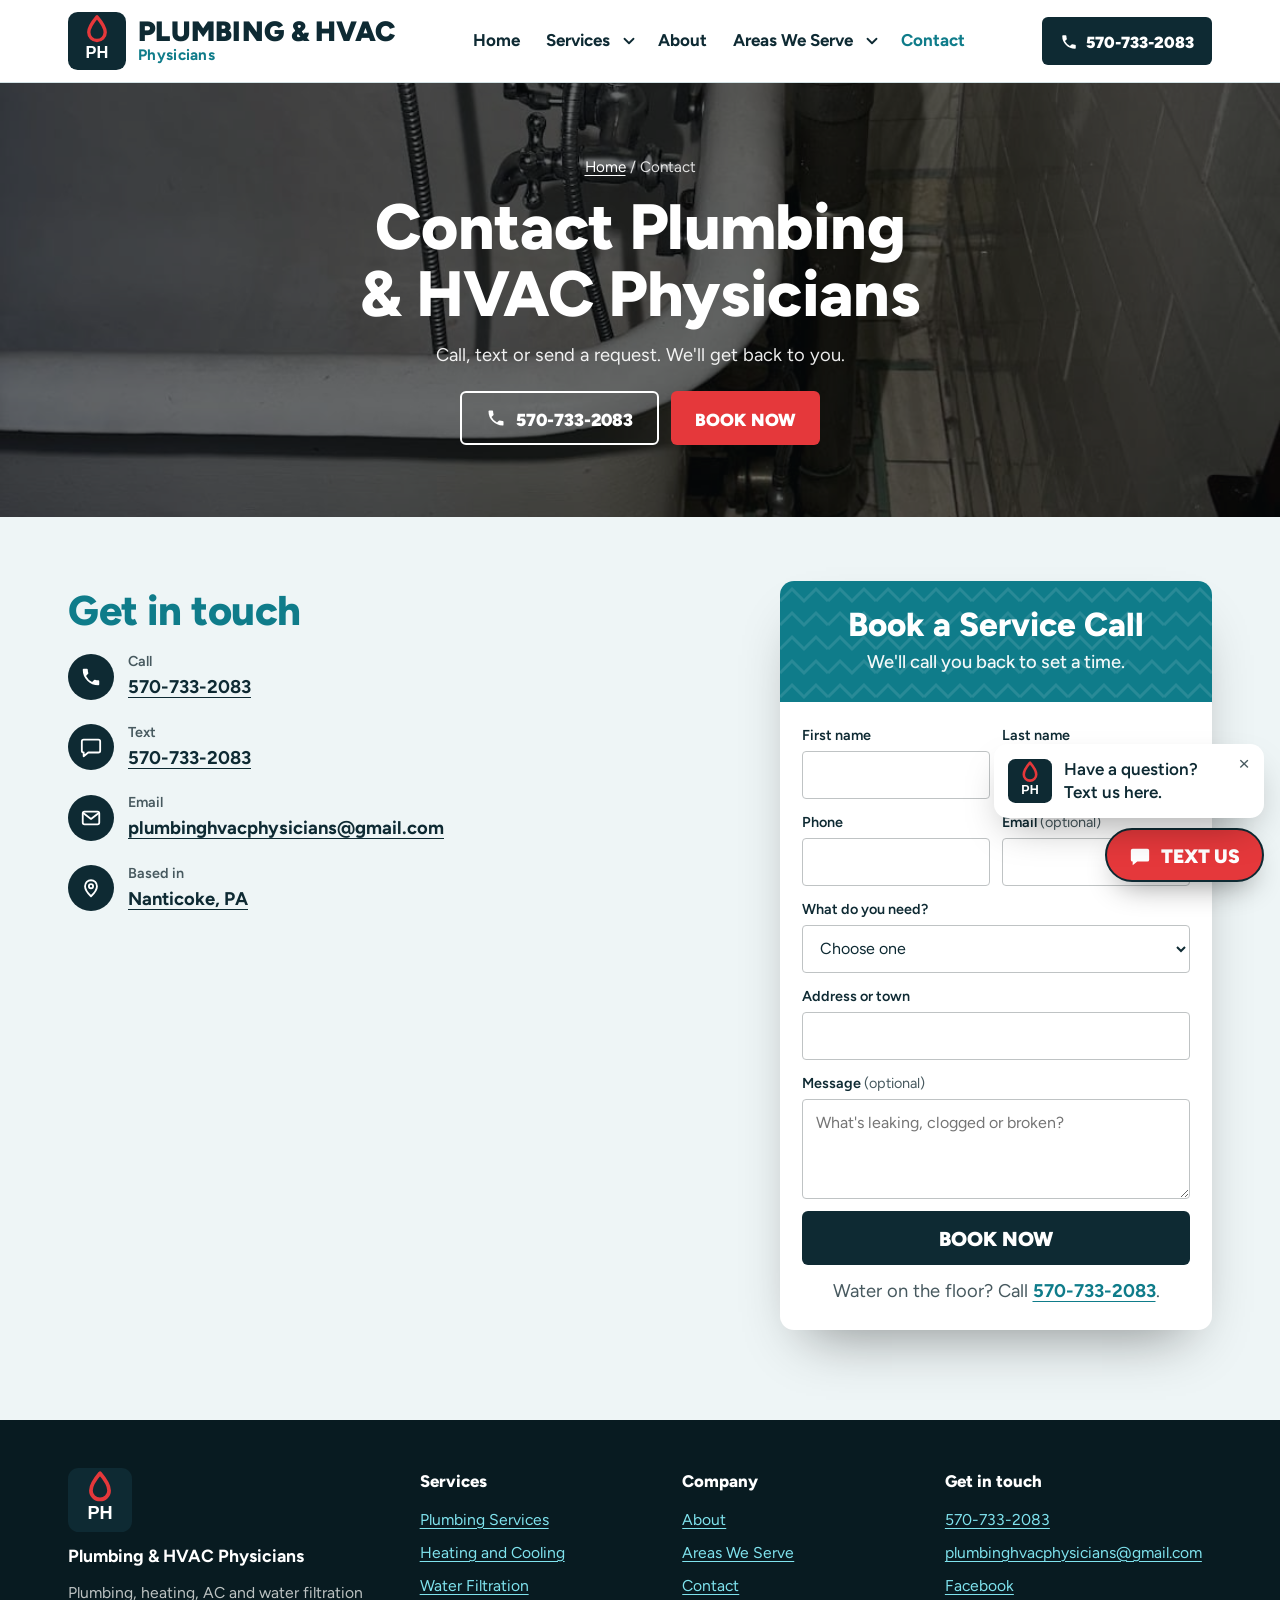
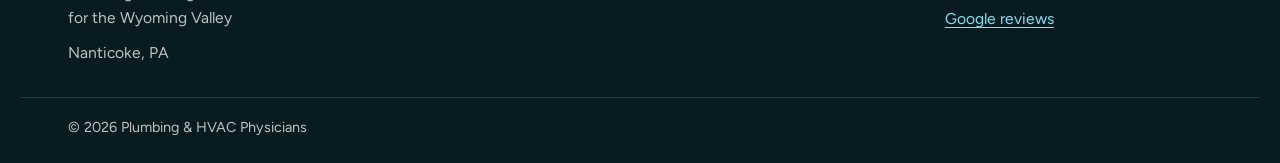
<file: contact/index.html>
<!doctype html>
<html lang="en">
<head>
<meta charset="utf-8">
<meta name="viewport" content="width=device-width, initial-scale=1, viewport-fit=cover">
<title>Contact Plumbing &amp; HVAC Physicians | (570) 733-2083</title>
<meta name="description" content="Call or text Plumbing &amp; HVAC Physicians at (570) 733-2083, email plumbinghvacphysicians@gmail.com, or send a request online and we'll call you back.">
<meta name="robots" content="noindex, nofollow">
<link rel="canonical" href="https://bruceb384.github.io/plumbing-hvac-physicians/contact/">
<meta property="og:type" content="website">
<meta property="og:site_name" content="Plumbing &amp; HVAC Physicians">
<meta property="og:url" content="https://bruceb384.github.io/plumbing-hvac-physicians/contact/">
<meta property="og:title" content="Contact Plumbing &amp; HVAC Physicians | (570) 733-2083">
<meta property="og:description" content="Call or text Plumbing &amp; HVAC Physicians at (570) 733-2083, email plumbinghvacphysicians@gmail.com, or send a request online and we'll call you back.">
<meta property="og:image" content="https://bruceb384.github.io/plumbing-hvac-physicians/images/og-image.jpg">
<meta property="og:image:width" content="1200">
<meta property="og:image:height" content="630">
<meta name="twitter:card" content="summary_large_image">
<meta name="geo.region" content="US-PA">
<meta name="geo.placename" content="Nanticoke">
<meta name="theme-color" content="#0e2a33">
<link rel="icon" type="image/svg+xml" href="../favicon.svg">
<link rel="apple-touch-icon" href="../apple-touch-icon.png">
<link rel="preconnect" href="https://fonts.googleapis.com">
<link rel="preconnect" href="https://fonts.gstatic.com" crossorigin>
<link rel="stylesheet" href="https://fonts.googleapis.com/css2?family=Figtree:wght@400;500;700;800;900&display=swap">
<link rel="stylesheet" href="../site.css">

<script type="application/ld+json">
[
  {
    "@context": "https://schema.org",
    "@type": [
      "Plumber",
      "HVACBusiness"
    ],
    "@id": "https://bruceb384.github.io/plumbing-hvac-physicians/#business",
    "name": "Plumbing & HVAC Physicians",
    "url": "https://bruceb384.github.io/plumbing-hvac-physicians/",
    "image": "https://bruceb384.github.io/plumbing-hvac-physicians/images/og-image.jpg",
    "logo": "https://bruceb384.github.io/plumbing-hvac-physicians/images/logo.png",
    "description": "Family-owned, licensed and insured plumbing, heating, air conditioning and water filtration company in Nanticoke, Pennsylvania, with over 30 years of experience, serving the Wyoming Valley.",
    "telephone": "+1-570-733-2083",
    "email": "plumbinghvacphysicians@gmail.com",
    "address": {
      "@type": "PostalAddress",
      "addressLocality": "Nanticoke",
      "addressRegion": "PA",
      "addressCountry": "US"
    },
    "areaServed": [
      {
        "@type": "City",
        "name": "Nanticoke, PA"
      },
      {
        "@type": "City",
        "name": "Wilkes-Barre, PA"
      },
      {
        "@type": "City",
        "name": "Kingston, PA"
      },
      {
        "@type": "City",
        "name": "Plymouth, PA"
      },
      {
        "@type": "City",
        "name": "Hanover Township, PA"
      },
      {
        "@type": "City",
        "name": "Mountain Top, PA"
      }
    ],
    "hasMap": "https://maps.google.com/?cid=14772927486900143524",
    "sameAs": [
      "https://www.facebook.com/p/Plumbing-HVAC-Physicians-61577097216402/"
    ]
  },
  {
    "@context": "https://schema.org",
    "@type": "BreadcrumbList",
    "itemListElement": [
      {
        "@type": "ListItem",
        "position": 1,
        "name": "Home",
        "item": "https://bruceb384.github.io/plumbing-hvac-physicians/"
      },
      {
        "@type": "ListItem",
        "position": 2,
        "name": "Contact",
        "item": "https://bruceb384.github.io/plumbing-hvac-physicians/contact/"
      }
    ]
  }
]
</script>
</head>
<body class="">

<header class="site-header">
  <div class="wrap bar">
    <a class="logo" href="../" aria-label="Plumbing &amp; HVAC Physicians home"><img src="../favicon.svg" width="120" height="120" alt=""><span class="wm"><strong class="brandtype">Plumbing &amp; HVAC</strong><small>Physicians</small></span></a>
    <nav class="desk-nav" aria-label="Main">
      <ul>
        <li><a href="../">Home</a></li>
        <li class="dd"><a href="../services/">Services</a><button class="dd-btn" type="button" aria-expanded="false" aria-label="Show services"><svg viewBox="0 0 24 24" aria-hidden="true"><path d="M6 9l6 6 6-6"/></svg></button><ul class="dd-menu"><li><a href="../services/plumbing-services/">Plumbing Services</a></li><li><a href="../services/heating-and-cooling/">Heating and Cooling</a></li><li><a href="../services/water-filtration/">Water Filtration</a></li></ul></li>
        <li><a href="../about/">About</a></li>
        <li class="dd"><a href="../service-area/">Areas We Serve</a><button class="dd-btn" type="button" aria-expanded="false" aria-label="Show towns"><svg viewBox="0 0 24 24" aria-hidden="true"><path d="M6 9l6 6 6-6"/></svg></button><ul class="dd-menu"><li><a href="../service-area/#nanticoke">Nanticoke</a></li><li><a href="../service-area/#wilkes-barre">Wilkes-Barre</a></li><li><a href="../service-area/#kingston">Kingston</a></li><li><a href="../service-area/#plymouth">Plymouth</a></li><li><a href="../service-area/#hanover-township">Hanover Township</a></li><li><a href="../service-area/#mountain-top">Mountain Top</a></li><li><a href="../service-area/#wyoming-valley">Wyoming Valley</a></li></ul></li>
        <li><a href="../contact/" aria-current="page">Contact</a></li>
      </ul>
    </nav>
    <a class="desk-call brandtype" href="tel:+15707332083"><svg viewBox="0 0 24 24" aria-hidden="true"><path d="M6.6 10.8a15.1 15.1 0 0 0 6.6 6.6l2.2-2.2a1 1 0 0 1 1-.25 11.4 11.4 0 0 0 3.6.57 1 1 0 0 1 1 1V20a1 1 0 0 1-1 1A17 17 0 0 1 3 4a1 1 0 0 1 1-1h3.5a1 1 0 0 1 1 1c0 1.25.2 2.45.57 3.57a1 1 0 0 1-.25 1z"/></svg>570-733-2083</a>
    <button class="menu-btn" type="button" aria-expanded="false" aria-controls="drawer" aria-label="Open menu">
      <svg viewBox="0 0 24 24" aria-hidden="true"><path d="M4 7h16M4 12h16M4 17h16"/></svg>
    </button>
  </div>
</header>
<div class="scrim" hidden></div>
<nav class="drawer" id="drawer" aria-label="Menu" aria-hidden="true">
  <div class="drawer-head"><button class="drawer-close" type="button" aria-label="Close menu"><svg viewBox="0 0 24 24" aria-hidden="true"><path d="M5 5l14 14M19 5 5 19"/></svg></button></div>
  <ul class="dnav">
    <li><a href="../">Home</a></li>
    <li><div class="drow"><a href="../services/">Services</a><button class="dsub-btn" type="button" aria-expanded="false" aria-controls="dsub-services" aria-label="Show services"><svg viewBox="0 0 24 24" aria-hidden="true"><path d="M6 9l6 6 6-6"/></svg></button></div><ul class="dsub" id="dsub-services" hidden><li><a href="../services/plumbing-services/">Plumbing Services</a></li><li><a href="../services/heating-and-cooling/">Heating and Cooling</a></li><li><a href="../services/water-filtration/">Water Filtration</a></li></ul></li>
    <li><a href="../about/">About</a></li>
    <li><div class="drow"><a href="../service-area/">Areas We Serve</a><button class="dsub-btn" type="button" aria-expanded="false" aria-controls="dsub-areas" aria-label="Show towns"><svg viewBox="0 0 24 24" aria-hidden="true"><path d="M6 9l6 6 6-6"/></svg></button></div><ul class="dsub" id="dsub-areas" hidden><li><a href="../service-area/#nanticoke">Nanticoke</a></li><li><a href="../service-area/#wilkes-barre">Wilkes-Barre</a></li><li><a href="../service-area/#kingston">Kingston</a></li><li><a href="../service-area/#plymouth">Plymouth</a></li><li><a href="../service-area/#hanover-township">Hanover Township</a></li><li><a href="../service-area/#mountain-top">Mountain Top</a></li><li><a href="../service-area/#wyoming-valley">Wyoming Valley</a></li></ul></li>
    <li><a href="../contact/" aria-current="page">Contact</a></li>
  </ul>
  <a class="drawer-call brandtype" href="tel:+15707332083"><svg viewBox="0 0 24 24" aria-hidden="true"><path d="M6.6 10.8a15.1 15.1 0 0 0 6.6 6.6l2.2-2.2a1 1 0 0 1 1-.25 11.4 11.4 0 0 0 3.6.57 1 1 0 0 1 1 1V20a1 1 0 0 1-1 1A17 17 0 0 1 3 4a1 1 0 0 1 1-1h3.5a1 1 0 0 1 1 1c0 1.25.2 2.45.57 3.57a1 1 0 0 1-.25 1z"/></svg>Call 570-733-2083</a>
</nav>

<div class="cta-bar">
  <a class="cta-call brandtype" href="tel:+15707332083"><svg viewBox="0 0 24 24" aria-hidden="true"><path d="M6.6 10.8a15.1 15.1 0 0 0 6.6 6.6l2.2-2.2a1 1 0 0 1 1-.25 11.4 11.4 0 0 0 3.6.57 1 1 0 0 1 1 1V20a1 1 0 0 1-1 1A17 17 0 0 1 3 4a1 1 0 0 1 1-1h3.5a1 1 0 0 1 1 1c0 1.25.2 2.45.57 3.57a1 1 0 0 1-.25 1z"/></svg>570-733-2083</a>
  <a class="cta-book brandtype" href="#book">Book Now</a>
</div>

<main id="top">

  <section class="page-hero">
    <img src="../images/clawfoot-tub-1125.jpg" srcset="../images/clawfoot-tub-800.jpg 800w, ../images/clawfoot-tub-1125.jpg 1125w" sizes="100vw" width="1125" height="1500" alt="" fetchpriority="high" style="object-position:50% 55%">
    <div class="wrap hero-inner">
      <p class="crumbs"><a href="../">Home</a> / Contact</p>
      <h1>Contact Plumbing &amp; HVAC Physicians</h1>
      <p class="lead">Call, text or send a request. We'll get back to you.</p>
      <div class="hero-btns"><a class="btn btn-ghost brandtype" href="tel:+15707332083"><svg viewBox="0 0 24 24" aria-hidden="true"><path d="M6.6 10.8a15.1 15.1 0 0 0 6.6 6.6l2.2-2.2a1 1 0 0 1 1-.25 11.4 11.4 0 0 0 3.6.57 1 1 0 0 1 1 1V20a1 1 0 0 1-1 1A17 17 0 0 1 3 4a1 1 0 0 1 1-1h3.5a1 1 0 0 1 1 1c0 1.25.2 2.45.57 3.57a1 1 0 0 1-.25 1z"/></svg>570-733-2083</a><a class="btn btn-act brandtype" href="#book">Book Now</a></div>
    </div>
  </section>
  <section class="intro" aria-labelledby="contact-title">
    <div class="wrap intro-grid">
      <div class="intro-copy">
        <h2 id="contact-title">Get in touch</h2>
        <ul class="contact-list">
          <li><span class="ico"><svg class="fill" viewBox="0 0 24 24" aria-hidden="true"><path d="M6.6 10.8a15.1 15.1 0 0 0 6.6 6.6l2.2-2.2a1 1 0 0 1 1-.25 11.4 11.4 0 0 0 3.6.57 1 1 0 0 1 1 1V20a1 1 0 0 1-1 1A17 17 0 0 1 3 4a1 1 0 0 1 1-1h3.5a1 1 0 0 1 1 1c0 1.25.2 2.45.57 3.57a1 1 0 0 1-.25 1z"/></svg></span><div><strong>Call</strong><a href="tel:+15707332083">570-733-2083</a></div></li>
          <li><span class="ico"><svg viewBox="0 0 24 24" aria-hidden="true"><path d="M4 4h16a2 2 0 0 1 2 2v10a2 2 0 0 1-2 2H9l-5 4v-4a2 2 0 0 1-2-2V6a2 2 0 0 1 2-2z"/></svg></span><div><strong>Text</strong><a href="sms:+15707332083">570-733-2083</a></div></li>
          <li><span class="ico"><svg viewBox="0 0 24 24" aria-hidden="true"><rect x="3" y="5" width="18" height="14" rx="2"/><path d="M3.5 6.5 12 13l8.5-6.5"/></svg></span><div><strong>Email</strong><a href="mailto:plumbinghvacphysicians@gmail.com">plumbinghvacphysicians@gmail.com</a></div></li>
          <li><span class="ico"><svg viewBox="0 0 24 24" aria-hidden="true"><path d="M12 21s-6.5-6.2-6.5-11a6.5 6.5 0 0 1 13 0c0 4.8-6.5 11-6.5 11z"/><circle cx="12" cy="10" r="2.3"/></svg></span><div><strong>Based in</strong><a href="https://maps.google.com/?cid=14772927486900143524" target="_blank" rel="noopener">Nanticoke, PA</a></div></li>
        </ul>
        
      </div>
      <div class="book-card" id="book">
        <div class="book-head">
          <h2>Book a Service Call</h2>
          <p>We'll call you back to set a time.</p>
        </div>
        <form name="quote-request" method="POST" data-netlify="true" netlify-honeypot="company-site" data-form data-preview>
          <input type="hidden" name="form-name" value="quote-request">
          <p class="hp"><label for="f-hp">Leave this empty</label><input id="f-hp" name="company-site" tabindex="-1" autocomplete="off"></p>
          <div class="field"><label for="f-first">First name</label><input id="f-first" name="first-name" autocomplete="given-name" required></div>
          <div class="field"><label for="f-last">Last name</label><input id="f-last" name="last-name" autocomplete="family-name"></div>
          <div class="field"><label for="f-phone">Phone</label><input id="f-phone" name="phone" type="tel" autocomplete="tel" required></div>
          <div class="field"><label for="f-email">Email <span class="opt">(optional)</span></label><input id="f-email" name="email" type="email" autocomplete="email"></div>
          <div class="field field-wide">
            <label for="f-type">What do you need?</label>
            <select id="f-type" name="service" required>
              <option value="">Choose one</option>
              <option>Plumbing repair</option>
              <option>Water heater</option>
              <option>Bathroom</option>
              <option>Heating</option>
              <option>Air conditioning</option>
              <option>Water filtration</option>
              <option>Something else</option>
            </select>
          </div>
          <div class="field field-wide"><label for="f-addr">Address or town</label><input id="f-addr" name="address" autocomplete="street-address"></div>
          <div class="field field-wide"><label for="f-msg">Message <span class="opt">(optional)</span></label><textarea id="f-msg" name="message" placeholder="What's leaking, clogged or broken?"></textarea></div>
          <button class="submit brandtype" type="submit">Book Now</button>
          <p class="form-note">Water on the floor? Call <a class="nobr" href="tel:+15707332083">570-733-2083</a>.</p>
          <p class="form-status" role="status" aria-live="polite"></p>
        </form>
        <div class="form-done" hidden>
          <strong>Got it, thanks.</strong>
          <p>We'll call you back soon to set up a time.</p>
        </div>
      </div>
    </div>
  </section>
</main>

<footer class="site-footer">
  <div class="wrap foot-grid">
    <div class="foot-brand"><img src="../favicon.svg" width="120" height="120" alt=""><strong>Plumbing &amp; HVAC Physicians</strong><span>Plumbing, heating, AC and water filtration for the Wyoming Valley</span><span>Nanticoke, PA</span></div>
    <div><h2>Services</h2><ul><li><a href="../services/plumbing-services/">Plumbing Services</a></li><li><a href="../services/heating-and-cooling/">Heating and Cooling</a></li><li><a href="../services/water-filtration/">Water Filtration</a></li></ul></div>
    <div><h2>Company</h2><ul><li><a href="../about/">About</a></li><li><a href="../service-area/">Areas We Serve</a></li><li><a href="../contact/">Contact</a></li></ul></div>
    <div><h2>Get in touch</h2><ul><li><a href="tel:+15707332083">570-733-2083</a></li><li><a href="mailto:plumbinghvacphysicians@gmail.com">plumbinghvacphysicians@gmail.com</a></li><li><a href="https://www.facebook.com/p/Plumbing-HVAC-Physicians-61577097216402/" target="_blank" rel="noopener">Facebook</a></li><li><a href="https://maps.google.com/?cid=14772927486900143524" target="_blank" rel="noopener">Google reviews</a></li></ul></div>
  </div>
  <div class="wrap foot-base">© 2026 Plumbing &amp; HVAC Physicians</div>
</footer>

<div class="text-us">
  <div class="bubble" id="bubble">
    <img src="../favicon.svg" width="120" height="120" alt="">
    <span>Have a question? Text us here.</span>
    <button type="button" aria-label="Close message" id="bubble-close">×</button>
  </div>
  <a class="text-btn brandtype" href="sms:+15707332083"><svg viewBox="0 0 24 24" aria-hidden="true"><path d="M4 4h16a2 2 0 0 1 2 2v10a2 2 0 0 1-2 2H9l-5 4v-4a2 2 0 0 1-2-2V6a2 2 0 0 1 2-2zm3 6h2v2H7zm4 0h2v2h-2zm4 0h2v2h-2z"/></svg>Text us</a>
</div>

<script src="../site.js"></script>
</body>
</html>
</file>
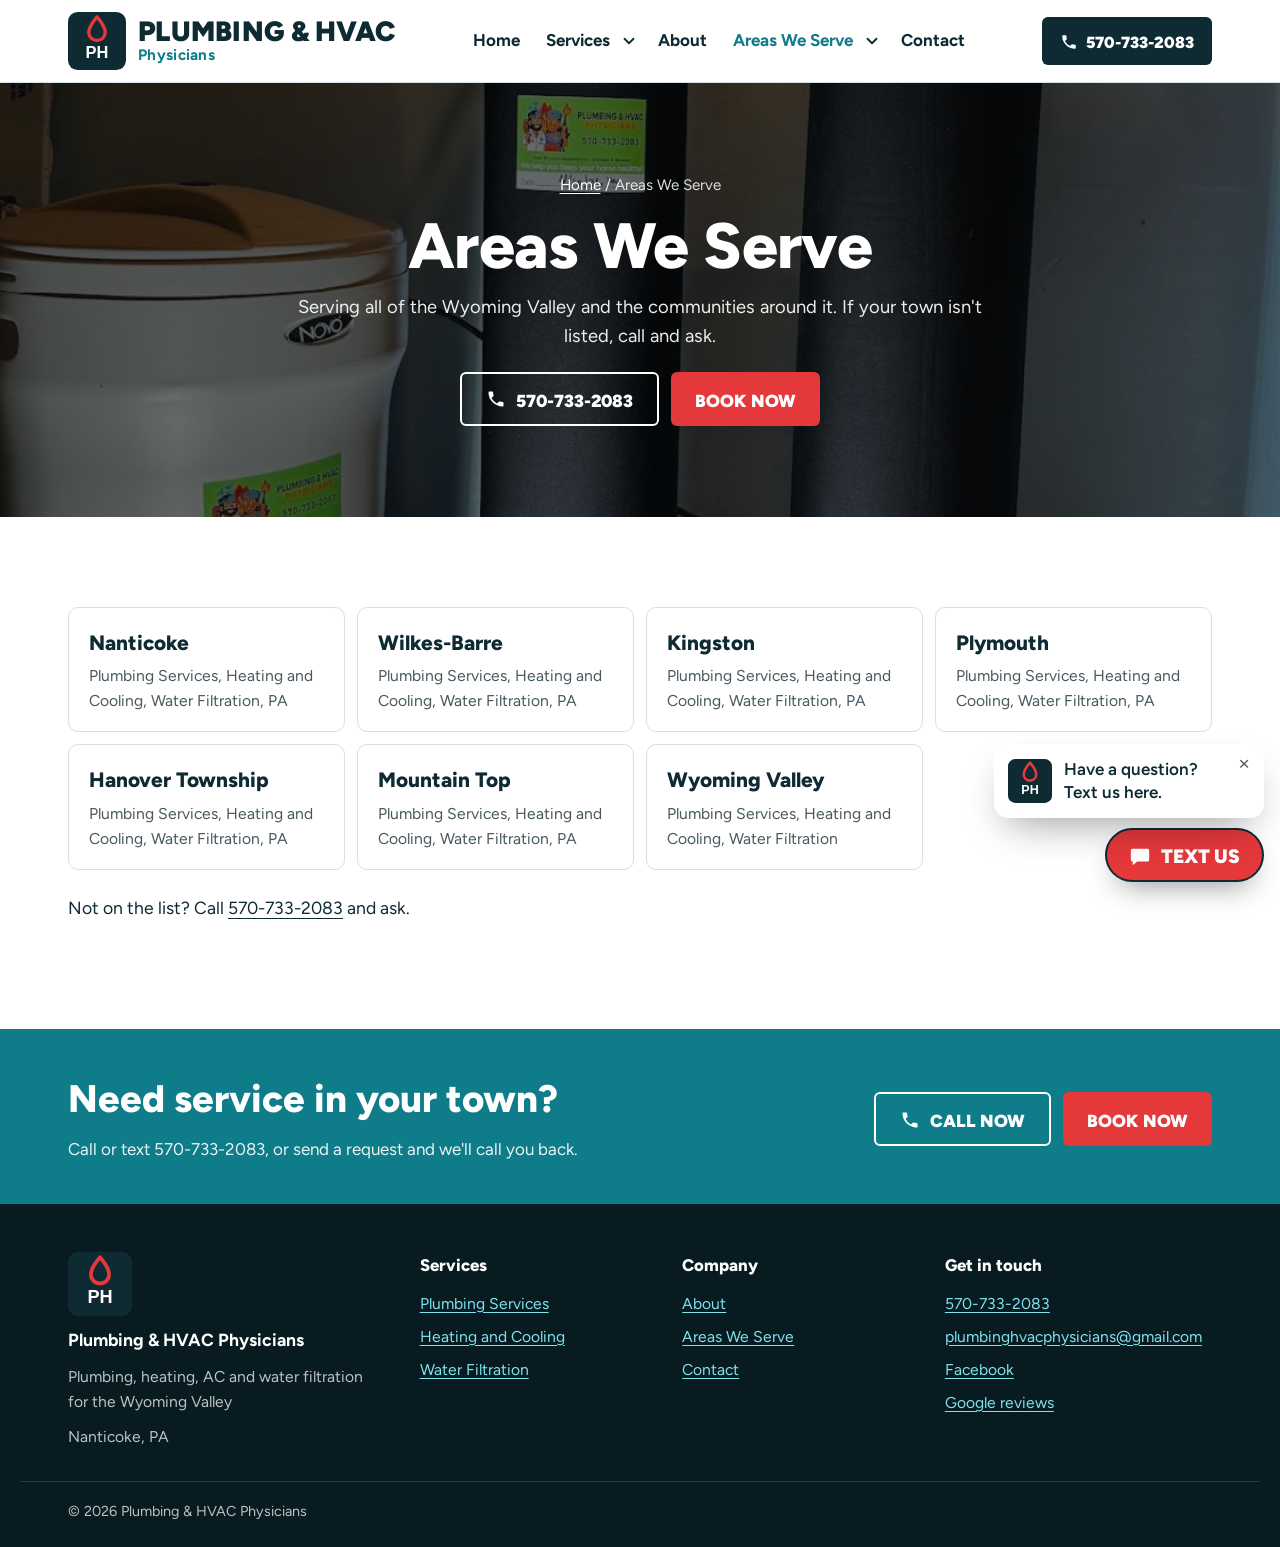
<file: service-area/index.html>
<!doctype html>
<html lang="en">
<head>
<meta charset="utf-8">
<meta name="viewport" content="width=device-width, initial-scale=1, viewport-fit=cover">
<title>Areas We Serve | Plumbing &amp; HVAC Physicians</title>
<meta name="description" content="Plumbing &amp; HVAC Physicians serves Nanticoke, Wilkes-Barre, Kingston, Plymouth, Hanover Township, Mountain Top and nearby. Call (570) 733-2083 to see if we come ">
<meta name="robots" content="noindex, nofollow">
<link rel="canonical" href="https://bruceb384.github.io/plumbing-hvac-physicians/service-area/">
<meta property="og:type" content="website">
<meta property="og:site_name" content="Plumbing &amp; HVAC Physicians">
<meta property="og:url" content="https://bruceb384.github.io/plumbing-hvac-physicians/service-area/">
<meta property="og:title" content="Areas We Serve | Plumbing &amp; HVAC Physicians">
<meta property="og:description" content="Plumbing &amp; HVAC Physicians serves Nanticoke, Wilkes-Barre, Kingston, Plymouth, Hanover Township, Mountain Top and nearby. Call (570) 733-2083 to see if we come ">
<meta property="og:image" content="https://bruceb384.github.io/plumbing-hvac-physicians/images/og-image.jpg">
<meta property="og:image:width" content="1200">
<meta property="og:image:height" content="630">
<meta name="twitter:card" content="summary_large_image">
<meta name="geo.region" content="US-PA">
<meta name="geo.placename" content="Nanticoke">
<meta name="theme-color" content="#0e2a33">
<link rel="icon" type="image/svg+xml" href="../favicon.svg">
<link rel="apple-touch-icon" href="../apple-touch-icon.png">
<link rel="preconnect" href="https://fonts.googleapis.com">
<link rel="preconnect" href="https://fonts.gstatic.com" crossorigin>
<link rel="stylesheet" href="https://fonts.googleapis.com/css2?family=Figtree:wght@400;500;700;800;900&display=swap">
<link rel="stylesheet" href="../site.css">

<script type="application/ld+json">
[
  {
    "@context": "https://schema.org",
    "@type": [
      "Plumber",
      "HVACBusiness"
    ],
    "@id": "https://bruceb384.github.io/plumbing-hvac-physicians/#business",
    "name": "Plumbing & HVAC Physicians",
    "url": "https://bruceb384.github.io/plumbing-hvac-physicians/",
    "image": "https://bruceb384.github.io/plumbing-hvac-physicians/images/og-image.jpg",
    "logo": "https://bruceb384.github.io/plumbing-hvac-physicians/images/logo.png",
    "description": "Family-owned, licensed and insured plumbing, heating, air conditioning and water filtration company in Nanticoke, Pennsylvania, with over 30 years of experience, serving the Wyoming Valley.",
    "telephone": "+1-570-733-2083",
    "email": "plumbinghvacphysicians@gmail.com",
    "address": {
      "@type": "PostalAddress",
      "addressLocality": "Nanticoke",
      "addressRegion": "PA",
      "addressCountry": "US"
    },
    "areaServed": [
      {
        "@type": "City",
        "name": "Nanticoke, PA"
      },
      {
        "@type": "City",
        "name": "Wilkes-Barre, PA"
      },
      {
        "@type": "City",
        "name": "Kingston, PA"
      },
      {
        "@type": "City",
        "name": "Plymouth, PA"
      },
      {
        "@type": "City",
        "name": "Hanover Township, PA"
      },
      {
        "@type": "City",
        "name": "Mountain Top, PA"
      }
    ],
    "hasMap": "https://maps.google.com/?cid=14772927486900143524",
    "sameAs": [
      "https://www.facebook.com/p/Plumbing-HVAC-Physicians-61577097216402/"
    ]
  },
  {
    "@context": "https://schema.org",
    "@type": "BreadcrumbList",
    "itemListElement": [
      {
        "@type": "ListItem",
        "position": 1,
        "name": "Home",
        "item": "https://bruceb384.github.io/plumbing-hvac-physicians/"
      },
      {
        "@type": "ListItem",
        "position": 2,
        "name": "Areas We Serve",
        "item": "https://bruceb384.github.io/plumbing-hvac-physicians/service-area/"
      }
    ]
  }
]
</script>
</head>
<body class="">

<header class="site-header">
  <div class="wrap bar">
    <a class="logo" href="../" aria-label="Plumbing &amp; HVAC Physicians home"><img src="../favicon.svg" width="120" height="120" alt=""><span class="wm"><strong class="brandtype">Plumbing &amp; HVAC</strong><small>Physicians</small></span></a>
    <nav class="desk-nav" aria-label="Main">
      <ul>
        <li><a href="../">Home</a></li>
        <li class="dd"><a href="../services/">Services</a><button class="dd-btn" type="button" aria-expanded="false" aria-label="Show services"><svg viewBox="0 0 24 24" aria-hidden="true"><path d="M6 9l6 6 6-6"/></svg></button><ul class="dd-menu"><li><a href="../services/plumbing-services/">Plumbing Services</a></li><li><a href="../services/heating-and-cooling/">Heating and Cooling</a></li><li><a href="../services/water-filtration/">Water Filtration</a></li></ul></li>
        <li><a href="../about/">About</a></li>
        <li class="dd"><a href="../service-area/" aria-current="page">Areas We Serve</a><button class="dd-btn" type="button" aria-expanded="false" aria-label="Show towns"><svg viewBox="0 0 24 24" aria-hidden="true"><path d="M6 9l6 6 6-6"/></svg></button><ul class="dd-menu"><li><a href="../service-area/#nanticoke">Nanticoke</a></li><li><a href="../service-area/#wilkes-barre">Wilkes-Barre</a></li><li><a href="../service-area/#kingston">Kingston</a></li><li><a href="../service-area/#plymouth">Plymouth</a></li><li><a href="../service-area/#hanover-township">Hanover Township</a></li><li><a href="../service-area/#mountain-top">Mountain Top</a></li><li><a href="../service-area/#wyoming-valley">Wyoming Valley</a></li></ul></li>
        <li><a href="../contact/">Contact</a></li>
      </ul>
    </nav>
    <a class="desk-call brandtype" href="tel:+15707332083"><svg viewBox="0 0 24 24" aria-hidden="true"><path d="M6.6 10.8a15.1 15.1 0 0 0 6.6 6.6l2.2-2.2a1 1 0 0 1 1-.25 11.4 11.4 0 0 0 3.6.57 1 1 0 0 1 1 1V20a1 1 0 0 1-1 1A17 17 0 0 1 3 4a1 1 0 0 1 1-1h3.5a1 1 0 0 1 1 1c0 1.25.2 2.45.57 3.57a1 1 0 0 1-.25 1z"/></svg>570-733-2083</a>
    <button class="menu-btn" type="button" aria-expanded="false" aria-controls="drawer" aria-label="Open menu">
      <svg viewBox="0 0 24 24" aria-hidden="true"><path d="M4 7h16M4 12h16M4 17h16"/></svg>
    </button>
  </div>
</header>
<div class="scrim" hidden></div>
<nav class="drawer" id="drawer" aria-label="Menu" aria-hidden="true">
  <div class="drawer-head"><button class="drawer-close" type="button" aria-label="Close menu"><svg viewBox="0 0 24 24" aria-hidden="true"><path d="M5 5l14 14M19 5 5 19"/></svg></button></div>
  <ul class="dnav">
    <li><a href="../">Home</a></li>
    <li><div class="drow"><a href="../services/">Services</a><button class="dsub-btn" type="button" aria-expanded="false" aria-controls="dsub-services" aria-label="Show services"><svg viewBox="0 0 24 24" aria-hidden="true"><path d="M6 9l6 6 6-6"/></svg></button></div><ul class="dsub" id="dsub-services" hidden><li><a href="../services/plumbing-services/">Plumbing Services</a></li><li><a href="../services/heating-and-cooling/">Heating and Cooling</a></li><li><a href="../services/water-filtration/">Water Filtration</a></li></ul></li>
    <li><a href="../about/">About</a></li>
    <li><div class="drow"><a href="../service-area/" aria-current="page">Areas We Serve</a><button class="dsub-btn" type="button" aria-expanded="false" aria-controls="dsub-areas" aria-label="Show towns"><svg viewBox="0 0 24 24" aria-hidden="true"><path d="M6 9l6 6 6-6"/></svg></button></div><ul class="dsub" id="dsub-areas" hidden><li><a href="../service-area/#nanticoke">Nanticoke</a></li><li><a href="../service-area/#wilkes-barre">Wilkes-Barre</a></li><li><a href="../service-area/#kingston">Kingston</a></li><li><a href="../service-area/#plymouth">Plymouth</a></li><li><a href="../service-area/#hanover-township">Hanover Township</a></li><li><a href="../service-area/#mountain-top">Mountain Top</a></li><li><a href="../service-area/#wyoming-valley">Wyoming Valley</a></li></ul></li>
    <li><a href="../contact/">Contact</a></li>
  </ul>
  <a class="drawer-call brandtype" href="tel:+15707332083"><svg viewBox="0 0 24 24" aria-hidden="true"><path d="M6.6 10.8a15.1 15.1 0 0 0 6.6 6.6l2.2-2.2a1 1 0 0 1 1-.25 11.4 11.4 0 0 0 3.6.57 1 1 0 0 1 1 1V20a1 1 0 0 1-1 1A17 17 0 0 1 3 4a1 1 0 0 1 1-1h3.5a1 1 0 0 1 1 1c0 1.25.2 2.45.57 3.57a1 1 0 0 1-.25 1z"/></svg>Call 570-733-2083</a>
</nav>

<div class="cta-bar">
  <a class="cta-call brandtype" href="tel:+15707332083"><svg viewBox="0 0 24 24" aria-hidden="true"><path d="M6.6 10.8a15.1 15.1 0 0 0 6.6 6.6l2.2-2.2a1 1 0 0 1 1-.25 11.4 11.4 0 0 0 3.6.57 1 1 0 0 1 1 1V20a1 1 0 0 1-1 1A17 17 0 0 1 3 4a1 1 0 0 1 1-1h3.5a1 1 0 0 1 1 1c0 1.25.2 2.45.57 3.57a1 1 0 0 1-.25 1z"/></svg>570-733-2083</a>
  <a class="cta-book brandtype" href="../contact/#book">Book Now</a>
</div>

<main id="top">

  <section class="page-hero">
    <img src="../images/filtration-1125.jpg" srcset="../images/filtration-800.jpg 800w, ../images/filtration-1125.jpg 1125w" sizes="100vw" width="1125" height="1500" alt="" fetchpriority="high" style="object-position:50% 55%">
    <div class="wrap hero-inner">
      <p class="crumbs"><a href="../">Home</a> / Areas We Serve</p>
      <h1>Areas We Serve</h1>
      <p class="lead">Serving all of the Wyoming Valley and the communities around it. If your town isn't listed, call and ask.</p>
      <div class="hero-btns"><a class="btn btn-ghost brandtype" href="tel:+15707332083"><svg viewBox="0 0 24 24" aria-hidden="true"><path d="M6.6 10.8a15.1 15.1 0 0 0 6.6 6.6l2.2-2.2a1 1 0 0 1 1-.25 11.4 11.4 0 0 0 3.6.57 1 1 0 0 1 1 1V20a1 1 0 0 1-1 1A17 17 0 0 1 3 4a1 1 0 0 1 1-1h3.5a1 1 0 0 1 1 1c0 1.25.2 2.45.57 3.57a1 1 0 0 1-.25 1z"/></svg>570-733-2083</a><a class="btn btn-act brandtype" href="../contact/#book">Book Now</a></div>
    </div>
  </section>
  <section class="section" aria-label="Towns">
    <div class="wrap">
      <ul class="area-cards">
        <li id="nanticoke"><h2>Nanticoke</h2><p>Plumbing Services, Heating and Cooling, Water Filtration, PA</p></li>
        <li id="wilkes-barre"><h2>Wilkes-Barre</h2><p>Plumbing Services, Heating and Cooling, Water Filtration, PA</p></li>
        <li id="kingston"><h2>Kingston</h2><p>Plumbing Services, Heating and Cooling, Water Filtration, PA</p></li>
        <li id="plymouth"><h2>Plymouth</h2><p>Plumbing Services, Heating and Cooling, Water Filtration, PA</p></li>
        <li id="hanover-township"><h2>Hanover Township</h2><p>Plumbing Services, Heating and Cooling, Water Filtration, PA</p></li>
        <li id="mountain-top"><h2>Mountain Top</h2><p>Plumbing Services, Heating and Cooling, Water Filtration, PA</p></li>
        <li id="wyoming-valley"><h2>Wyoming Valley</h2><p>Plumbing Services, Heating and Cooling, Water Filtration</p></li>
      </ul>
      <p style="margin-top:24px;font-size:1.1rem">Not on the list? Call <a href="tel:+15707332083">570-733-2083</a> and ask.</p>
    </div>
  </section>
  
  <section class="cta-band" aria-label="Get in touch">
    <div class="wrap">
      <div><h2>Need service in your town?</h2><p>Call or text 570-733-2083, or send a request and we'll call you back.</p></div>
      <div class="hero-btns"><a class="btn btn-ghost brandtype" href="tel:+15707332083"><svg viewBox="0 0 24 24" aria-hidden="true"><path d="M6.6 10.8a15.1 15.1 0 0 0 6.6 6.6l2.2-2.2a1 1 0 0 1 1-.25 11.4 11.4 0 0 0 3.6.57 1 1 0 0 1 1 1V20a1 1 0 0 1-1 1A17 17 0 0 1 3 4a1 1 0 0 1 1-1h3.5a1 1 0 0 1 1 1c0 1.25.2 2.45.57 3.57a1 1 0 0 1-.25 1z"/></svg>Call now</a><a class="btn btn-act brandtype" href="../contact/#book">Book Now</a></div>
    </div>
  </section>
</main>

<footer class="site-footer">
  <div class="wrap foot-grid">
    <div class="foot-brand"><img src="../favicon.svg" width="120" height="120" alt=""><strong>Plumbing &amp; HVAC Physicians</strong><span>Plumbing, heating, AC and water filtration for the Wyoming Valley</span><span>Nanticoke, PA</span></div>
    <div><h2>Services</h2><ul><li><a href="../services/plumbing-services/">Plumbing Services</a></li><li><a href="../services/heating-and-cooling/">Heating and Cooling</a></li><li><a href="../services/water-filtration/">Water Filtration</a></li></ul></div>
    <div><h2>Company</h2><ul><li><a href="../about/">About</a></li><li><a href="../service-area/">Areas We Serve</a></li><li><a href="../contact/">Contact</a></li></ul></div>
    <div><h2>Get in touch</h2><ul><li><a href="tel:+15707332083">570-733-2083</a></li><li><a href="mailto:plumbinghvacphysicians@gmail.com">plumbinghvacphysicians@gmail.com</a></li><li><a href="https://www.facebook.com/p/Plumbing-HVAC-Physicians-61577097216402/" target="_blank" rel="noopener">Facebook</a></li><li><a href="https://maps.google.com/?cid=14772927486900143524" target="_blank" rel="noopener">Google reviews</a></li></ul></div>
  </div>
  <div class="wrap foot-base">© 2026 Plumbing &amp; HVAC Physicians</div>
</footer>

<div class="text-us">
  <div class="bubble" id="bubble">
    <img src="../favicon.svg" width="120" height="120" alt="">
    <span>Have a question? Text us here.</span>
    <button type="button" aria-label="Close message" id="bubble-close">×</button>
  </div>
  <a class="text-btn brandtype" href="sms:+15707332083"><svg viewBox="0 0 24 24" aria-hidden="true"><path d="M4 4h16a2 2 0 0 1 2 2v10a2 2 0 0 1-2 2H9l-5 4v-4a2 2 0 0 1-2-2V6a2 2 0 0 1 2-2zm3 6h2v2H7zm4 0h2v2h-2zm4 0h2v2h-2z"/></svg>Text us</a>
</div>

<script src="../site.js"></script>
</body>
</html>
</file>
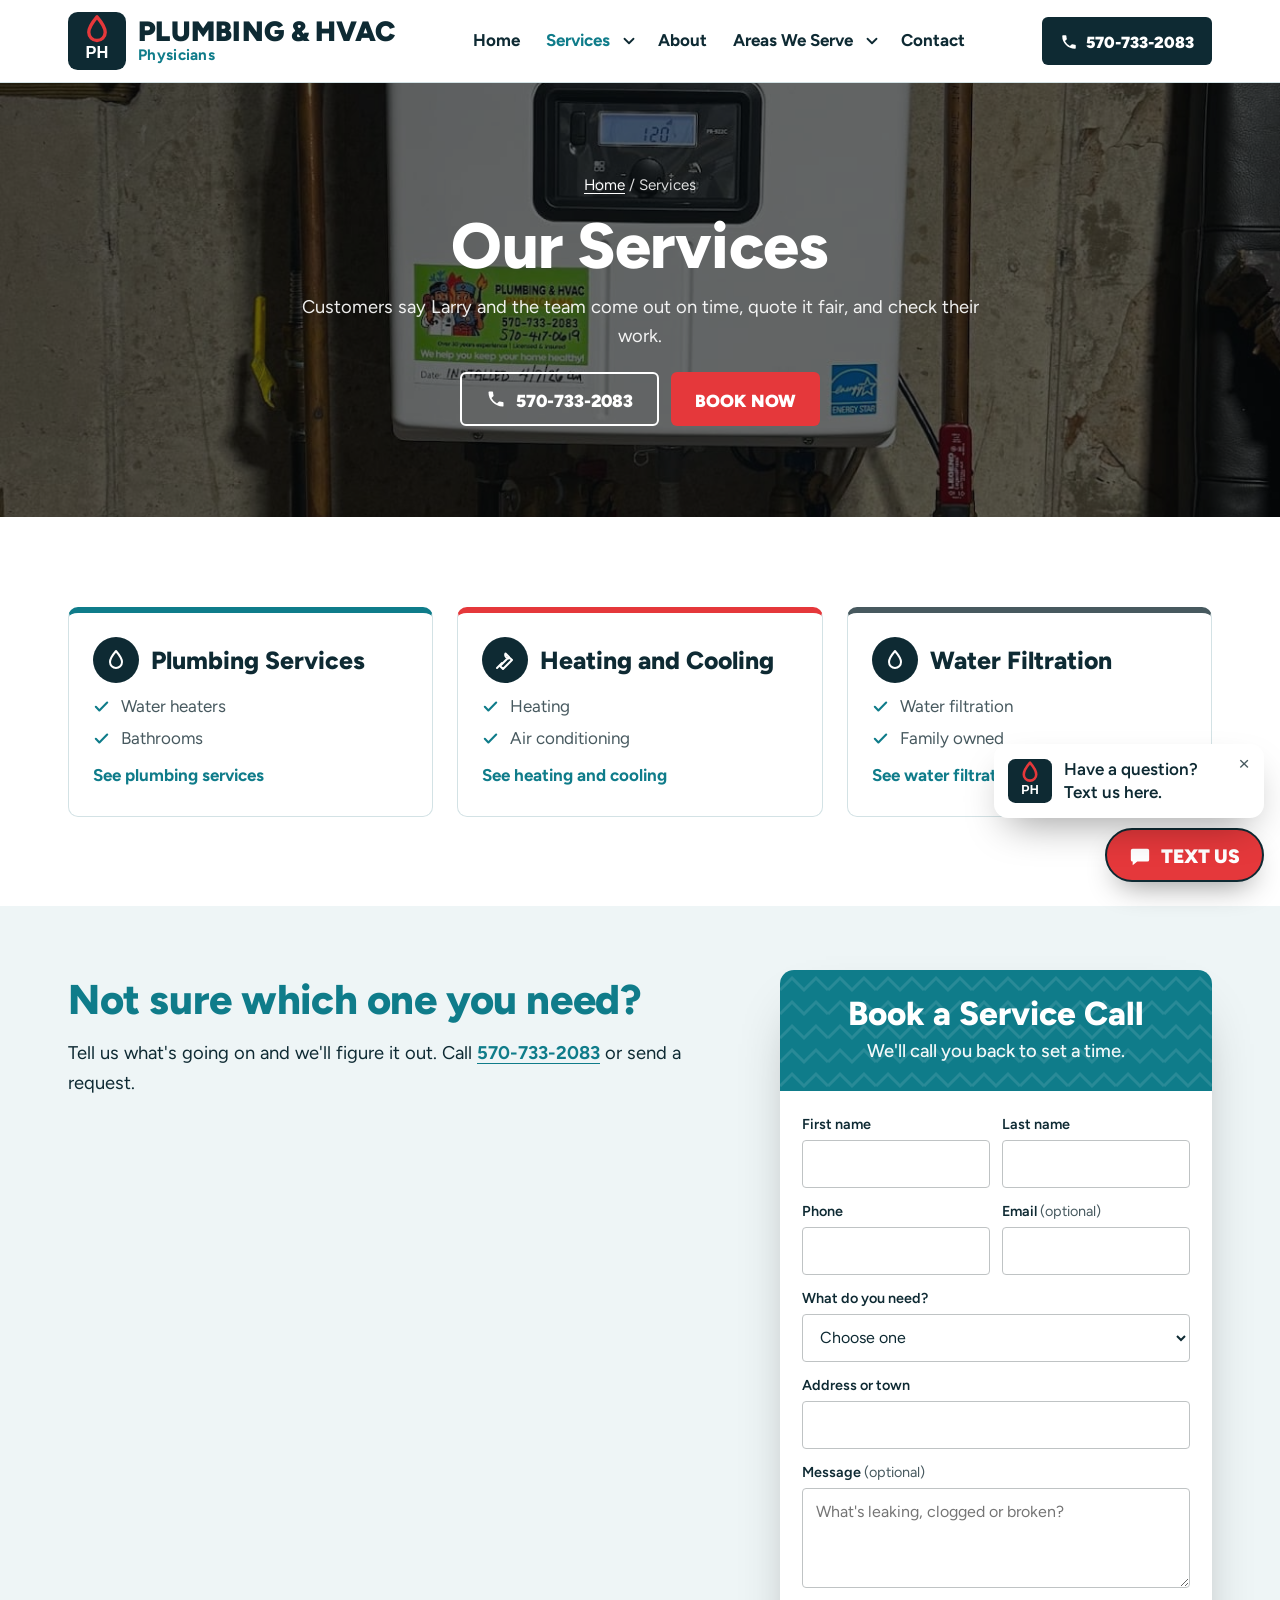
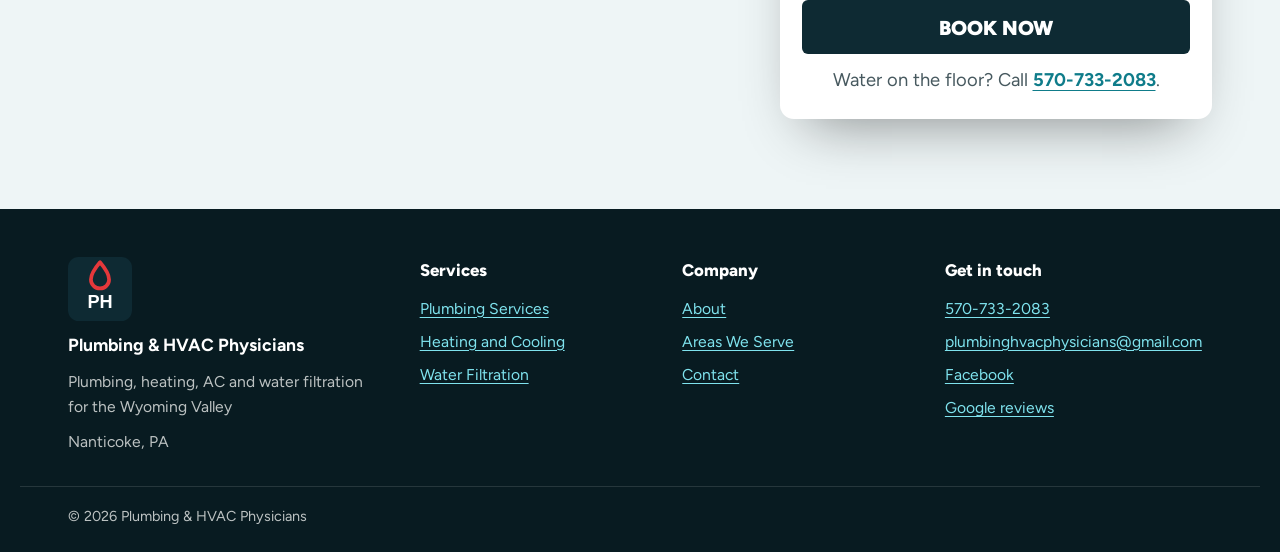
<file: services/index.html>
<!doctype html>
<html lang="en">
<head>
<meta charset="utf-8">
<meta name="viewport" content="width=device-width, initial-scale=1, viewport-fit=cover">
<title>Services in Nanticoke, PA | Plumbing &amp; HVAC Physicians</title>
<meta name="description" content="Plumbing &amp; HVAC Physicians services in Nanticoke, PA: plumbing services, heating and cooling, water filtration. Call (570) 733-2083.">
<meta name="robots" content="noindex, nofollow">
<link rel="canonical" href="https://bruceb384.github.io/plumbing-hvac-physicians/services/">
<meta property="og:type" content="website">
<meta property="og:site_name" content="Plumbing &amp; HVAC Physicians">
<meta property="og:url" content="https://bruceb384.github.io/plumbing-hvac-physicians/services/">
<meta property="og:title" content="Services in Nanticoke, PA | Plumbing &amp; HVAC Physicians">
<meta property="og:description" content="Plumbing &amp; HVAC Physicians services in Nanticoke, PA: plumbing services, heating and cooling, water filtration. Call (570) 733-2083.">
<meta property="og:image" content="https://bruceb384.github.io/plumbing-hvac-physicians/images/og-image.jpg">
<meta property="og:image:width" content="1200">
<meta property="og:image:height" content="630">
<meta name="twitter:card" content="summary_large_image">
<meta name="geo.region" content="US-PA">
<meta name="geo.placename" content="Nanticoke">
<meta name="theme-color" content="#0e2a33">
<link rel="icon" type="image/svg+xml" href="../favicon.svg">
<link rel="apple-touch-icon" href="../apple-touch-icon.png">
<link rel="preconnect" href="https://fonts.googleapis.com">
<link rel="preconnect" href="https://fonts.gstatic.com" crossorigin>
<link rel="stylesheet" href="https://fonts.googleapis.com/css2?family=Figtree:wght@400;500;700;800;900&display=swap">
<link rel="stylesheet" href="../site.css">

<script type="application/ld+json">
[
  {
    "@context": "https://schema.org",
    "@type": [
      "Plumber",
      "HVACBusiness"
    ],
    "@id": "https://bruceb384.github.io/plumbing-hvac-physicians/#business",
    "name": "Plumbing & HVAC Physicians",
    "url": "https://bruceb384.github.io/plumbing-hvac-physicians/",
    "image": "https://bruceb384.github.io/plumbing-hvac-physicians/images/og-image.jpg",
    "logo": "https://bruceb384.github.io/plumbing-hvac-physicians/images/logo.png",
    "description": "Family-owned, licensed and insured plumbing, heating, air conditioning and water filtration company in Nanticoke, Pennsylvania, with over 30 years of experience, serving the Wyoming Valley.",
    "telephone": "+1-570-733-2083",
    "email": "plumbinghvacphysicians@gmail.com",
    "address": {
      "@type": "PostalAddress",
      "addressLocality": "Nanticoke",
      "addressRegion": "PA",
      "addressCountry": "US"
    },
    "areaServed": [
      {
        "@type": "City",
        "name": "Nanticoke, PA"
      },
      {
        "@type": "City",
        "name": "Wilkes-Barre, PA"
      },
      {
        "@type": "City",
        "name": "Kingston, PA"
      },
      {
        "@type": "City",
        "name": "Plymouth, PA"
      },
      {
        "@type": "City",
        "name": "Hanover Township, PA"
      },
      {
        "@type": "City",
        "name": "Mountain Top, PA"
      }
    ],
    "hasMap": "https://maps.google.com/?cid=14772927486900143524",
    "sameAs": [
      "https://www.facebook.com/p/Plumbing-HVAC-Physicians-61577097216402/"
    ]
  },
  {
    "@context": "https://schema.org",
    "@type": "BreadcrumbList",
    "itemListElement": [
      {
        "@type": "ListItem",
        "position": 1,
        "name": "Home",
        "item": "https://bruceb384.github.io/plumbing-hvac-physicians/"
      },
      {
        "@type": "ListItem",
        "position": 2,
        "name": "Services",
        "item": "https://bruceb384.github.io/plumbing-hvac-physicians/services/"
      }
    ]
  }
]
</script>
</head>
<body class="">

<header class="site-header">
  <div class="wrap bar">
    <a class="logo" href="../" aria-label="Plumbing &amp; HVAC Physicians home"><img src="../favicon.svg" width="120" height="120" alt=""><span class="wm"><strong class="brandtype">Plumbing &amp; HVAC</strong><small>Physicians</small></span></a>
    <nav class="desk-nav" aria-label="Main">
      <ul>
        <li><a href="../">Home</a></li>
        <li class="dd"><a href="../services/" aria-current="page">Services</a><button class="dd-btn" type="button" aria-expanded="false" aria-label="Show services"><svg viewBox="0 0 24 24" aria-hidden="true"><path d="M6 9l6 6 6-6"/></svg></button><ul class="dd-menu"><li><a href="../services/plumbing-services/">Plumbing Services</a></li><li><a href="../services/heating-and-cooling/">Heating and Cooling</a></li><li><a href="../services/water-filtration/">Water Filtration</a></li></ul></li>
        <li><a href="../about/">About</a></li>
        <li class="dd"><a href="../service-area/">Areas We Serve</a><button class="dd-btn" type="button" aria-expanded="false" aria-label="Show towns"><svg viewBox="0 0 24 24" aria-hidden="true"><path d="M6 9l6 6 6-6"/></svg></button><ul class="dd-menu"><li><a href="../service-area/#nanticoke">Nanticoke</a></li><li><a href="../service-area/#wilkes-barre">Wilkes-Barre</a></li><li><a href="../service-area/#kingston">Kingston</a></li><li><a href="../service-area/#plymouth">Plymouth</a></li><li><a href="../service-area/#hanover-township">Hanover Township</a></li><li><a href="../service-area/#mountain-top">Mountain Top</a></li><li><a href="../service-area/#wyoming-valley">Wyoming Valley</a></li></ul></li>
        <li><a href="../contact/">Contact</a></li>
      </ul>
    </nav>
    <a class="desk-call brandtype" href="tel:+15707332083"><svg viewBox="0 0 24 24" aria-hidden="true"><path d="M6.6 10.8a15.1 15.1 0 0 0 6.6 6.6l2.2-2.2a1 1 0 0 1 1-.25 11.4 11.4 0 0 0 3.6.57 1 1 0 0 1 1 1V20a1 1 0 0 1-1 1A17 17 0 0 1 3 4a1 1 0 0 1 1-1h3.5a1 1 0 0 1 1 1c0 1.25.2 2.45.57 3.57a1 1 0 0 1-.25 1z"/></svg>570-733-2083</a>
    <button class="menu-btn" type="button" aria-expanded="false" aria-controls="drawer" aria-label="Open menu">
      <svg viewBox="0 0 24 24" aria-hidden="true"><path d="M4 7h16M4 12h16M4 17h16"/></svg>
    </button>
  </div>
</header>
<div class="scrim" hidden></div>
<nav class="drawer" id="drawer" aria-label="Menu" aria-hidden="true">
  <div class="drawer-head"><button class="drawer-close" type="button" aria-label="Close menu"><svg viewBox="0 0 24 24" aria-hidden="true"><path d="M5 5l14 14M19 5 5 19"/></svg></button></div>
  <ul class="dnav">
    <li><a href="../">Home</a></li>
    <li><div class="drow"><a href="../services/" aria-current="page">Services</a><button class="dsub-btn" type="button" aria-expanded="false" aria-controls="dsub-services" aria-label="Show services"><svg viewBox="0 0 24 24" aria-hidden="true"><path d="M6 9l6 6 6-6"/></svg></button></div><ul class="dsub" id="dsub-services" hidden><li><a href="../services/plumbing-services/">Plumbing Services</a></li><li><a href="../services/heating-and-cooling/">Heating and Cooling</a></li><li><a href="../services/water-filtration/">Water Filtration</a></li></ul></li>
    <li><a href="../about/">About</a></li>
    <li><div class="drow"><a href="../service-area/">Areas We Serve</a><button class="dsub-btn" type="button" aria-expanded="false" aria-controls="dsub-areas" aria-label="Show towns"><svg viewBox="0 0 24 24" aria-hidden="true"><path d="M6 9l6 6 6-6"/></svg></button></div><ul class="dsub" id="dsub-areas" hidden><li><a href="../service-area/#nanticoke">Nanticoke</a></li><li><a href="../service-area/#wilkes-barre">Wilkes-Barre</a></li><li><a href="../service-area/#kingston">Kingston</a></li><li><a href="../service-area/#plymouth">Plymouth</a></li><li><a href="../service-area/#hanover-township">Hanover Township</a></li><li><a href="../service-area/#mountain-top">Mountain Top</a></li><li><a href="../service-area/#wyoming-valley">Wyoming Valley</a></li></ul></li>
    <li><a href="../contact/">Contact</a></li>
  </ul>
  <a class="drawer-call brandtype" href="tel:+15707332083"><svg viewBox="0 0 24 24" aria-hidden="true"><path d="M6.6 10.8a15.1 15.1 0 0 0 6.6 6.6l2.2-2.2a1 1 0 0 1 1-.25 11.4 11.4 0 0 0 3.6.57 1 1 0 0 1 1 1V20a1 1 0 0 1-1 1A17 17 0 0 1 3 4a1 1 0 0 1 1-1h3.5a1 1 0 0 1 1 1c0 1.25.2 2.45.57 3.57a1 1 0 0 1-.25 1z"/></svg>Call 570-733-2083</a>
</nav>

<div class="cta-bar">
  <a class="cta-call brandtype" href="tel:+15707332083"><svg viewBox="0 0 24 24" aria-hidden="true"><path d="M6.6 10.8a15.1 15.1 0 0 0 6.6 6.6l2.2-2.2a1 1 0 0 1 1-.25 11.4 11.4 0 0 0 3.6.57 1 1 0 0 1 1 1V20a1 1 0 0 1-1 1A17 17 0 0 1 3 4a1 1 0 0 1 1-1h3.5a1 1 0 0 1 1 1c0 1.25.2 2.45.57 3.57a1 1 0 0 1-.25 1z"/></svg>570-733-2083</a>
  <a class="cta-book brandtype" href="#book">Book Now</a>
</div>

<main id="top">

  <section class="page-hero">
    <img src="../images/tankless-1313.jpg" srcset="../images/tankless-800.jpg 800w, ../images/tankless-1313.jpg 1313w" sizes="100vw" width="1313" height="1500" alt="" fetchpriority="high" style="object-position:50% 55%">
    <div class="wrap hero-inner">
      <p class="crumbs"><a href="../">Home</a> / Services</p>
      <h1>Our Services</h1>
      <p class="lead">Customers say Larry and the team come out on time, quote it fair, and check their work.</p>
      <div class="hero-btns"><a class="btn btn-ghost brandtype" href="tel:+15707332083"><svg viewBox="0 0 24 24" aria-hidden="true"><path d="M6.6 10.8a15.1 15.1 0 0 0 6.6 6.6l2.2-2.2a1 1 0 0 1 1-.25 11.4 11.4 0 0 0 3.6.57 1 1 0 0 1 1 1V20a1 1 0 0 1-1 1A17 17 0 0 1 3 4a1 1 0 0 1 1-1h3.5a1 1 0 0 1 1 1c0 1.25.2 2.45.57 3.57a1 1 0 0 1-.25 1z"/></svg>570-733-2083</a><a class="btn btn-act brandtype" href="#book">Book Now</a></div>
    </div>
  </section>
  <section class="section" aria-label="All services">
    <div class="wrap">
      <div class="svc-grid">
        <a class="svc-card" href="../services/plumbing-services/">
          <div class="svc-title"><span class="ico"><svg viewBox="0 0 24 24" aria-hidden="true"><path d="M12 3s-6 7-6 11a6 6 0 0 0 12 0c0-4-6-11-6-11z"/></svg></span><h3>Plumbing Services</h3></div>
          <ul>
            <li><svg viewBox="0 0 24 24" aria-hidden="true"><path d="M4 12.5l5 5L20 6.5"/></svg><span>Water heaters</span></li>
            <li><svg viewBox="0 0 24 24" aria-hidden="true"><path d="M4 12.5l5 5L20 6.5"/></svg><span>Bathrooms</span></li>
          </ul>
          <span class="more">See plumbing services</span>
        </a>
        <a class="svc-card" href="../services/heating-and-cooling/">
          <div class="svc-title"><span class="ico"><svg viewBox="0 0 24 24" aria-hidden="true"><path d="M14.5 5.5a3.5 3.5 0 0 0 4.6 4.6L21 12l-9 9-3-3 9-9z" transform="translate(-2 0)"/><path d="M4 20l5-5"/></svg></span><h3>Heating and Cooling</h3></div>
          <ul>
            <li><svg viewBox="0 0 24 24" aria-hidden="true"><path d="M4 12.5l5 5L20 6.5"/></svg><span>Heating</span></li>
            <li><svg viewBox="0 0 24 24" aria-hidden="true"><path d="M4 12.5l5 5L20 6.5"/></svg><span>Air conditioning</span></li>
          </ul>
          <span class="more">See heating and cooling</span>
        </a>
        <a class="svc-card" href="../services/water-filtration/">
          <div class="svc-title"><span class="ico"><svg viewBox="0 0 24 24" aria-hidden="true"><path d="M12 3s-6 7-6 11a6 6 0 0 0 12 0c0-4-6-11-6-11z"/></svg></span><h3>Water Filtration</h3></div>
          <ul>
            <li><svg viewBox="0 0 24 24" aria-hidden="true"><path d="M4 12.5l5 5L20 6.5"/></svg><span>Water filtration</span></li>
            <li><svg viewBox="0 0 24 24" aria-hidden="true"><path d="M4 12.5l5 5L20 6.5"/></svg><span>Family owned</span></li>
          </ul>
          <span class="more">See water filtration</span>
        </a>
      </div>
    </div>
  </section>
  <section class="intro" aria-label="Request service">
    <div class="wrap intro-grid">
      <div class="intro-copy"><h2>Not sure which one you need?</h2><p>Tell us what's going on and we'll figure it out. Call <a href="tel:+15707332083">570-733-2083</a> or send a request.</p></div>
      <div class="book-card" id="book">
        <div class="book-head">
          <h2>Book a Service Call</h2>
          <p>We'll call you back to set a time.</p>
        </div>
        <form name="quote-request" method="POST" data-netlify="true" netlify-honeypot="company-site" data-form data-preview>
          <input type="hidden" name="form-name" value="quote-request">
          <p class="hp"><label for="f-hp">Leave this empty</label><input id="f-hp" name="company-site" tabindex="-1" autocomplete="off"></p>
          <div class="field"><label for="f-first">First name</label><input id="f-first" name="first-name" autocomplete="given-name" required></div>
          <div class="field"><label for="f-last">Last name</label><input id="f-last" name="last-name" autocomplete="family-name"></div>
          <div class="field"><label for="f-phone">Phone</label><input id="f-phone" name="phone" type="tel" autocomplete="tel" required></div>
          <div class="field"><label for="f-email">Email <span class="opt">(optional)</span></label><input id="f-email" name="email" type="email" autocomplete="email"></div>
          <div class="field field-wide">
            <label for="f-type">What do you need?</label>
            <select id="f-type" name="service" required>
              <option value="">Choose one</option>
              <option>Plumbing repair</option>
              <option>Water heater</option>
              <option>Bathroom</option>
              <option>Heating</option>
              <option>Air conditioning</option>
              <option>Water filtration</option>
              <option>Something else</option>
            </select>
          </div>
          <div class="field field-wide"><label for="f-addr">Address or town</label><input id="f-addr" name="address" autocomplete="street-address"></div>
          <div class="field field-wide"><label for="f-msg">Message <span class="opt">(optional)</span></label><textarea id="f-msg" name="message" placeholder="What's leaking, clogged or broken?"></textarea></div>
          <button class="submit brandtype" type="submit">Book Now</button>
          <p class="form-note">Water on the floor? Call <a class="nobr" href="tel:+15707332083">570-733-2083</a>.</p>
          <p class="form-status" role="status" aria-live="polite"></p>
        </form>
        <div class="form-done" hidden>
          <strong>Got it, thanks.</strong>
          <p>We'll call you back soon to set up a time.</p>
        </div>
      </div>
    </div>
  </section>
</main>

<footer class="site-footer">
  <div class="wrap foot-grid">
    <div class="foot-brand"><img src="../favicon.svg" width="120" height="120" alt=""><strong>Plumbing &amp; HVAC Physicians</strong><span>Plumbing, heating, AC and water filtration for the Wyoming Valley</span><span>Nanticoke, PA</span></div>
    <div><h2>Services</h2><ul><li><a href="../services/plumbing-services/">Plumbing Services</a></li><li><a href="../services/heating-and-cooling/">Heating and Cooling</a></li><li><a href="../services/water-filtration/">Water Filtration</a></li></ul></div>
    <div><h2>Company</h2><ul><li><a href="../about/">About</a></li><li><a href="../service-area/">Areas We Serve</a></li><li><a href="../contact/">Contact</a></li></ul></div>
    <div><h2>Get in touch</h2><ul><li><a href="tel:+15707332083">570-733-2083</a></li><li><a href="mailto:plumbinghvacphysicians@gmail.com">plumbinghvacphysicians@gmail.com</a></li><li><a href="https://www.facebook.com/p/Plumbing-HVAC-Physicians-61577097216402/" target="_blank" rel="noopener">Facebook</a></li><li><a href="https://maps.google.com/?cid=14772927486900143524" target="_blank" rel="noopener">Google reviews</a></li></ul></div>
  </div>
  <div class="wrap foot-base">© 2026 Plumbing &amp; HVAC Physicians</div>
</footer>

<div class="text-us">
  <div class="bubble" id="bubble">
    <img src="../favicon.svg" width="120" height="120" alt="">
    <span>Have a question? Text us here.</span>
    <button type="button" aria-label="Close message" id="bubble-close">×</button>
  </div>
  <a class="text-btn brandtype" href="sms:+15707332083"><svg viewBox="0 0 24 24" aria-hidden="true"><path d="M4 4h16a2 2 0 0 1 2 2v10a2 2 0 0 1-2 2H9l-5 4v-4a2 2 0 0 1-2-2V6a2 2 0 0 1 2-2zm3 6h2v2H7zm4 0h2v2h-2zm4 0h2v2h-2z"/></svg>Text us</a>
</div>

<script src="../site.js"></script>
</body>
</html>
</file>
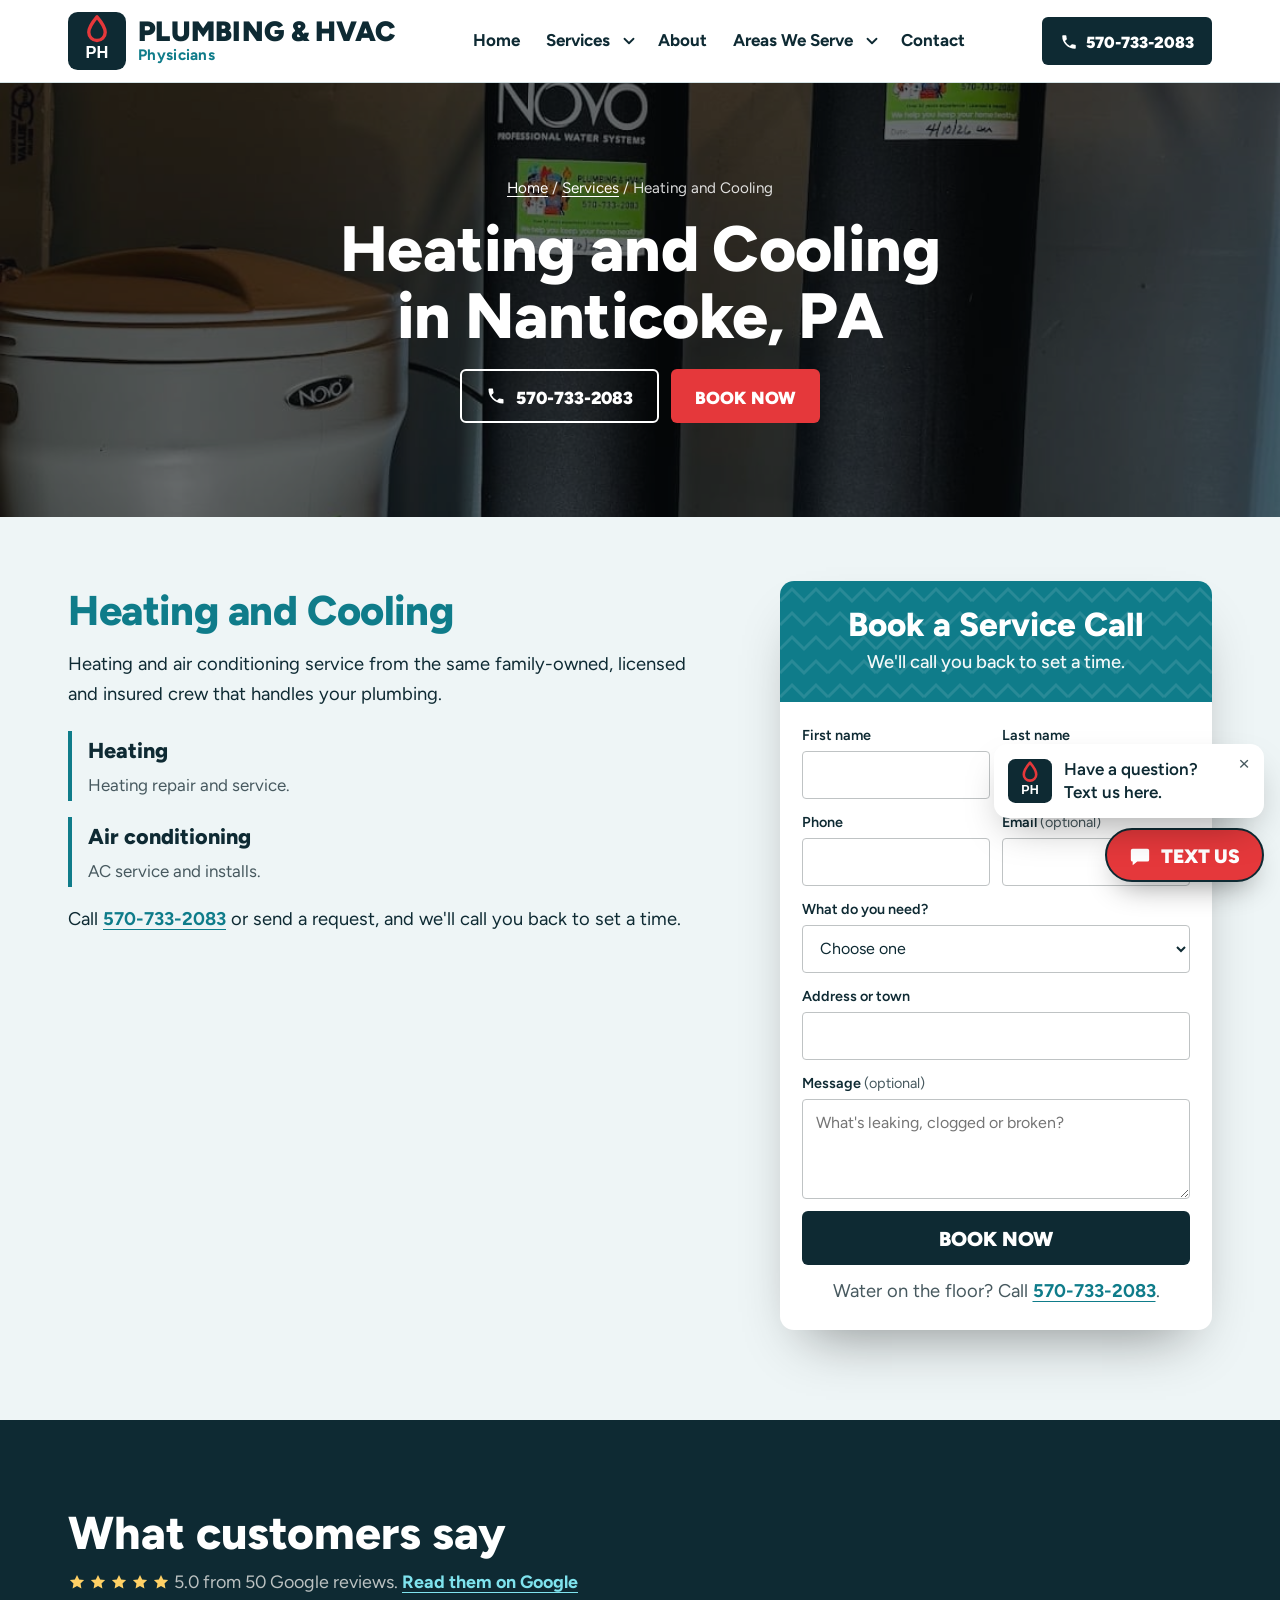
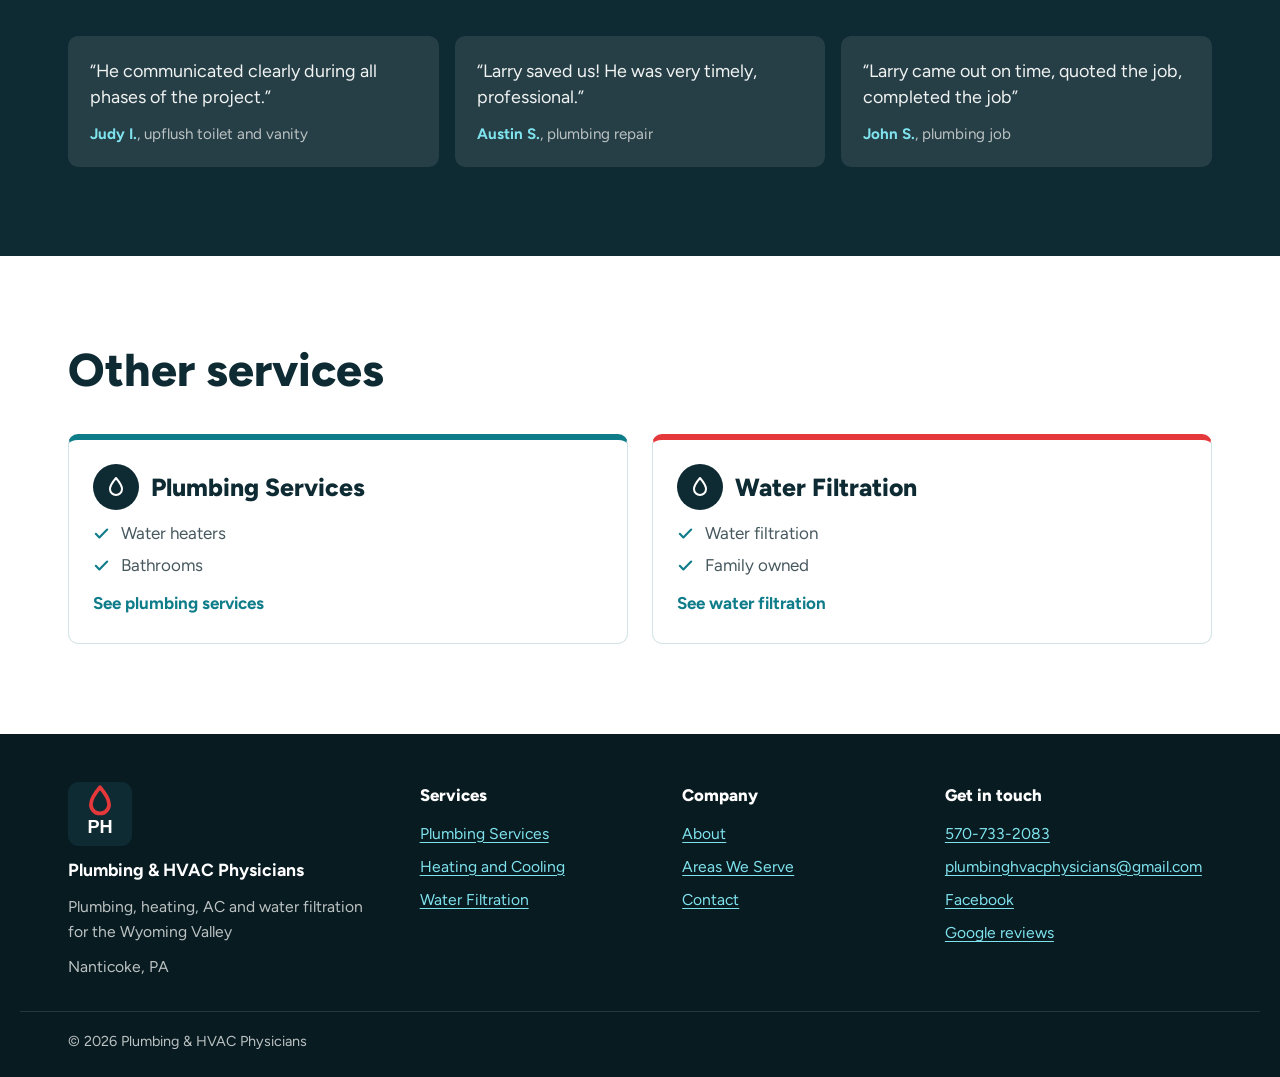
<file: services/heating-and-cooling/index.html>
<!doctype html>
<html lang="en">
<head>
<meta charset="utf-8">
<meta name="viewport" content="width=device-width, initial-scale=1, viewport-fit=cover">
<title>Heating and Cooling in Nanticoke, PA</title>
<meta name="description" content="Heating and air conditioning service from the same family-owned, licensed and insured crew that handles your plumbing. Call (570) 733-2083.">
<meta name="robots" content="noindex, nofollow">
<link rel="canonical" href="https://bruceb384.github.io/plumbing-hvac-physicians/services/heating-and-cooling/">
<meta property="og:type" content="website">
<meta property="og:site_name" content="Plumbing &amp; HVAC Physicians">
<meta property="og:url" content="https://bruceb384.github.io/plumbing-hvac-physicians/services/heating-and-cooling/">
<meta property="og:title" content="Heating and Cooling in Nanticoke, PA">
<meta property="og:description" content="Heating and air conditioning service from the same family-owned, licensed and insured crew that handles your plumbing. Call (570) 733-2083.">
<meta property="og:image" content="https://bruceb384.github.io/plumbing-hvac-physicians/images/og-image.jpg">
<meta property="og:image:width" content="1200">
<meta property="og:image:height" content="630">
<meta name="twitter:card" content="summary_large_image">
<meta name="geo.region" content="US-PA">
<meta name="geo.placename" content="Nanticoke">
<meta name="theme-color" content="#0e2a33">
<link rel="icon" type="image/svg+xml" href="../../favicon.svg">
<link rel="apple-touch-icon" href="../../apple-touch-icon.png">
<link rel="preconnect" href="https://fonts.googleapis.com">
<link rel="preconnect" href="https://fonts.gstatic.com" crossorigin>
<link rel="stylesheet" href="https://fonts.googleapis.com/css2?family=Figtree:wght@400;500;700;800;900&display=swap">
<link rel="stylesheet" href="../../site.css">

<script type="application/ld+json">
[
  {
    "@context": "https://schema.org",
    "@type": [
      "Plumber",
      "HVACBusiness"
    ],
    "@id": "https://bruceb384.github.io/plumbing-hvac-physicians/#business",
    "name": "Plumbing & HVAC Physicians",
    "url": "https://bruceb384.github.io/plumbing-hvac-physicians/",
    "image": "https://bruceb384.github.io/plumbing-hvac-physicians/images/og-image.jpg",
    "logo": "https://bruceb384.github.io/plumbing-hvac-physicians/images/logo.png",
    "description": "Family-owned, licensed and insured plumbing, heating, air conditioning and water filtration company in Nanticoke, Pennsylvania, with over 30 years of experience, serving the Wyoming Valley.",
    "telephone": "+1-570-733-2083",
    "email": "plumbinghvacphysicians@gmail.com",
    "address": {
      "@type": "PostalAddress",
      "addressLocality": "Nanticoke",
      "addressRegion": "PA",
      "addressCountry": "US"
    },
    "areaServed": [
      {
        "@type": "City",
        "name": "Nanticoke, PA"
      },
      {
        "@type": "City",
        "name": "Wilkes-Barre, PA"
      },
      {
        "@type": "City",
        "name": "Kingston, PA"
      },
      {
        "@type": "City",
        "name": "Plymouth, PA"
      },
      {
        "@type": "City",
        "name": "Hanover Township, PA"
      },
      {
        "@type": "City",
        "name": "Mountain Top, PA"
      }
    ],
    "hasMap": "https://maps.google.com/?cid=14772927486900143524",
    "sameAs": [
      "https://www.facebook.com/p/Plumbing-HVAC-Physicians-61577097216402/"
    ]
  },
  {
    "@context": "https://schema.org",
    "@type": "Service",
    "serviceType": "Heating and Cooling",
    "provider": {
      "@id": "https://bruceb384.github.io/plumbing-hvac-physicians/#business"
    },
    "areaServed": "Nanticoke, PA",
    "description": "Heating and air conditioning service from the same family-owned, licensed and insured crew that handles your plumbing."
  },
  {
    "@context": "https://schema.org",
    "@type": "BreadcrumbList",
    "itemListElement": [
      {
        "@type": "ListItem",
        "position": 1,
        "name": "Home",
        "item": "https://bruceb384.github.io/plumbing-hvac-physicians/"
      },
      {
        "@type": "ListItem",
        "position": 2,
        "name": "Services",
        "item": "https://bruceb384.github.io/plumbing-hvac-physicians/services/"
      },
      {
        "@type": "ListItem",
        "position": 3,
        "name": "Heating and Cooling",
        "item": "https://bruceb384.github.io/plumbing-hvac-physicians/services/heating-and-cooling/"
      }
    ]
  }
]
</script>
</head>
<body class="">

<header class="site-header">
  <div class="wrap bar">
    <a class="logo" href="../../" aria-label="Plumbing &amp; HVAC Physicians home"><img src="../../favicon.svg" width="120" height="120" alt=""><span class="wm"><strong class="brandtype">Plumbing &amp; HVAC</strong><small>Physicians</small></span></a>
    <nav class="desk-nav" aria-label="Main">
      <ul>
        <li><a href="../../">Home</a></li>
        <li class="dd"><a href="../../services/">Services</a><button class="dd-btn" type="button" aria-expanded="false" aria-label="Show services"><svg viewBox="0 0 24 24" aria-hidden="true"><path d="M6 9l6 6 6-6"/></svg></button><ul class="dd-menu"><li><a href="../../services/plumbing-services/">Plumbing Services</a></li><li><a href="../../services/heating-and-cooling/" aria-current="page">Heating and Cooling</a></li><li><a href="../../services/water-filtration/">Water Filtration</a></li></ul></li>
        <li><a href="../../about/">About</a></li>
        <li class="dd"><a href="../../service-area/">Areas We Serve</a><button class="dd-btn" type="button" aria-expanded="false" aria-label="Show towns"><svg viewBox="0 0 24 24" aria-hidden="true"><path d="M6 9l6 6 6-6"/></svg></button><ul class="dd-menu"><li><a href="../../service-area/#nanticoke">Nanticoke</a></li><li><a href="../../service-area/#wilkes-barre">Wilkes-Barre</a></li><li><a href="../../service-area/#kingston">Kingston</a></li><li><a href="../../service-area/#plymouth">Plymouth</a></li><li><a href="../../service-area/#hanover-township">Hanover Township</a></li><li><a href="../../service-area/#mountain-top">Mountain Top</a></li><li><a href="../../service-area/#wyoming-valley">Wyoming Valley</a></li></ul></li>
        <li><a href="../../contact/">Contact</a></li>
      </ul>
    </nav>
    <a class="desk-call brandtype" href="tel:+15707332083"><svg viewBox="0 0 24 24" aria-hidden="true"><path d="M6.6 10.8a15.1 15.1 0 0 0 6.6 6.6l2.2-2.2a1 1 0 0 1 1-.25 11.4 11.4 0 0 0 3.6.57 1 1 0 0 1 1 1V20a1 1 0 0 1-1 1A17 17 0 0 1 3 4a1 1 0 0 1 1-1h3.5a1 1 0 0 1 1 1c0 1.25.2 2.45.57 3.57a1 1 0 0 1-.25 1z"/></svg>570-733-2083</a>
    <button class="menu-btn" type="button" aria-expanded="false" aria-controls="drawer" aria-label="Open menu">
      <svg viewBox="0 0 24 24" aria-hidden="true"><path d="M4 7h16M4 12h16M4 17h16"/></svg>
    </button>
  </div>
</header>
<div class="scrim" hidden></div>
<nav class="drawer" id="drawer" aria-label="Menu" aria-hidden="true">
  <div class="drawer-head"><button class="drawer-close" type="button" aria-label="Close menu"><svg viewBox="0 0 24 24" aria-hidden="true"><path d="M5 5l14 14M19 5 5 19"/></svg></button></div>
  <ul class="dnav">
    <li><a href="../../">Home</a></li>
    <li><div class="drow"><a href="../../services/">Services</a><button class="dsub-btn" type="button" aria-expanded="false" aria-controls="dsub-services" aria-label="Show services"><svg viewBox="0 0 24 24" aria-hidden="true"><path d="M6 9l6 6 6-6"/></svg></button></div><ul class="dsub" id="dsub-services" hidden><li><a href="../../services/plumbing-services/">Plumbing Services</a></li><li><a href="../../services/heating-and-cooling/" aria-current="page">Heating and Cooling</a></li><li><a href="../../services/water-filtration/">Water Filtration</a></li></ul></li>
    <li><a href="../../about/">About</a></li>
    <li><div class="drow"><a href="../../service-area/">Areas We Serve</a><button class="dsub-btn" type="button" aria-expanded="false" aria-controls="dsub-areas" aria-label="Show towns"><svg viewBox="0 0 24 24" aria-hidden="true"><path d="M6 9l6 6 6-6"/></svg></button></div><ul class="dsub" id="dsub-areas" hidden><li><a href="../../service-area/#nanticoke">Nanticoke</a></li><li><a href="../../service-area/#wilkes-barre">Wilkes-Barre</a></li><li><a href="../../service-area/#kingston">Kingston</a></li><li><a href="../../service-area/#plymouth">Plymouth</a></li><li><a href="../../service-area/#hanover-township">Hanover Township</a></li><li><a href="../../service-area/#mountain-top">Mountain Top</a></li><li><a href="../../service-area/#wyoming-valley">Wyoming Valley</a></li></ul></li>
    <li><a href="../../contact/">Contact</a></li>
  </ul>
  <a class="drawer-call brandtype" href="tel:+15707332083"><svg viewBox="0 0 24 24" aria-hidden="true"><path d="M6.6 10.8a15.1 15.1 0 0 0 6.6 6.6l2.2-2.2a1 1 0 0 1 1-.25 11.4 11.4 0 0 0 3.6.57 1 1 0 0 1 1 1V20a1 1 0 0 1-1 1A17 17 0 0 1 3 4a1 1 0 0 1 1-1h3.5a1 1 0 0 1 1 1c0 1.25.2 2.45.57 3.57a1 1 0 0 1-.25 1z"/></svg>Call 570-733-2083</a>
</nav>

<div class="cta-bar">
  <a class="cta-call brandtype" href="tel:+15707332083"><svg viewBox="0 0 24 24" aria-hidden="true"><path d="M6.6 10.8a15.1 15.1 0 0 0 6.6 6.6l2.2-2.2a1 1 0 0 1 1-.25 11.4 11.4 0 0 0 3.6.57 1 1 0 0 1 1 1V20a1 1 0 0 1-1 1A17 17 0 0 1 3 4a1 1 0 0 1 1-1h3.5a1 1 0 0 1 1 1c0 1.25.2 2.45.57 3.57a1 1 0 0 1-.25 1z"/></svg>570-733-2083</a>
  <a class="cta-book brandtype" href="#book">Book Now</a>
</div>

<main id="top">

  <section class="page-hero">
    <img src="../../images/filtration-1125.jpg" srcset="../../images/filtration-800.jpg 800w, ../../images/filtration-1125.jpg 1125w" sizes="100vw" width="1125" height="1500" alt="" fetchpriority="high" style="object-position:50% 50%">
    <div class="wrap hero-inner">
      <p class="crumbs"><a href="../../">Home</a> / <a href="../../services/">Services</a> / Heating and Cooling</p>
      <h1>Heating and Cooling in Nanticoke, PA</h1>
      
      <div class="hero-btns"><a class="btn btn-ghost brandtype" href="tel:+15707332083"><svg viewBox="0 0 24 24" aria-hidden="true"><path d="M6.6 10.8a15.1 15.1 0 0 0 6.6 6.6l2.2-2.2a1 1 0 0 1 1-.25 11.4 11.4 0 0 0 3.6.57 1 1 0 0 1 1 1V20a1 1 0 0 1-1 1A17 17 0 0 1 3 4a1 1 0 0 1 1-1h3.5a1 1 0 0 1 1 1c0 1.25.2 2.45.57 3.57a1 1 0 0 1-.25 1z"/></svg>570-733-2083</a><a class="btn btn-act brandtype" href="#book">Book Now</a></div>
    </div>
  </section>
  <section class="intro" aria-labelledby="svc-title">
    <div class="wrap intro-grid">
      <div class="intro-copy">
        <h2 id="svc-title">Heating and Cooling</h2>
        <p>Heating and air conditioning service from the same family-owned, licensed and insured crew that handles your plumbing.</p>
        <ul class="features">
          <li><h3>Heating</h3><p>Heating repair and service.</p></li>
          <li><h3>Air conditioning</h3><p>AC service and installs.</p></li>
        </ul>
        <p>Call <a href="tel:+15707332083">570-733-2083</a> or send a request, and we'll call you back to set a time.</p>
      </div>
      <div class="book-card" id="book">
        <div class="book-head">
          <h2>Book a Service Call</h2>
          <p>We'll call you back to set a time.</p>
        </div>
        <form name="quote-request" method="POST" data-netlify="true" netlify-honeypot="company-site" data-form data-preview>
          <input type="hidden" name="form-name" value="quote-request">
          <p class="hp"><label for="f-hp">Leave this empty</label><input id="f-hp" name="company-site" tabindex="-1" autocomplete="off"></p>
          <div class="field"><label for="f-first">First name</label><input id="f-first" name="first-name" autocomplete="given-name" required></div>
          <div class="field"><label for="f-last">Last name</label><input id="f-last" name="last-name" autocomplete="family-name"></div>
          <div class="field"><label for="f-phone">Phone</label><input id="f-phone" name="phone" type="tel" autocomplete="tel" required></div>
          <div class="field"><label for="f-email">Email <span class="opt">(optional)</span></label><input id="f-email" name="email" type="email" autocomplete="email"></div>
          <div class="field field-wide">
            <label for="f-type">What do you need?</label>
            <select id="f-type" name="service" required>
              <option value="">Choose one</option>
              <option>Plumbing repair</option>
              <option>Water heater</option>
              <option>Bathroom</option>
              <option>Heating</option>
              <option>Air conditioning</option>
              <option>Water filtration</option>
              <option>Something else</option>
            </select>
          </div>
          <div class="field field-wide"><label for="f-addr">Address or town</label><input id="f-addr" name="address" autocomplete="street-address"></div>
          <div class="field field-wide"><label for="f-msg">Message <span class="opt">(optional)</span></label><textarea id="f-msg" name="message" placeholder="What's leaking, clogged or broken?"></textarea></div>
          <button class="submit brandtype" type="submit">Book Now</button>
          <p class="form-note">Water on the floor? Call <a class="nobr" href="tel:+15707332083">570-733-2083</a>.</p>
          <p class="form-status" role="status" aria-live="polite"></p>
        </form>
        <div class="form-done" hidden>
          <strong>Got it, thanks.</strong>
          <p>We'll call you back soon to set up a time.</p>
        </div>
      </div>
    </div>
  </section>
  
  <section class="section reviews" aria-labelledby="reviews-title">
    <div class="wrap">
      <div class="section-head">
        <h2 id="reviews-title">What customers say</h2>
        <p><span class="stars" aria-label="5.0 out of 5 stars"><svg viewBox="0 0 24 24"><path d="M12 2.5l2.9 6 6.6.9-4.8 4.6 1.2 6.5L12 17.4l-5.9 3.1 1.2-6.5L2.5 9.4l6.6-.9z"/></svg><svg viewBox="0 0 24 24"><path d="M12 2.5l2.9 6 6.6.9-4.8 4.6 1.2 6.5L12 17.4l-5.9 3.1 1.2-6.5L2.5 9.4l6.6-.9z"/></svg><svg viewBox="0 0 24 24"><path d="M12 2.5l2.9 6 6.6.9-4.8 4.6 1.2 6.5L12 17.4l-5.9 3.1 1.2-6.5L2.5 9.4l6.6-.9z"/></svg><svg viewBox="0 0 24 24"><path d="M12 2.5l2.9 6 6.6.9-4.8 4.6 1.2 6.5L12 17.4l-5.9 3.1 1.2-6.5L2.5 9.4l6.6-.9z"/></svg><svg viewBox="0 0 24 24"><path d="M12 2.5l2.9 6 6.6.9-4.8 4.6 1.2 6.5L12 17.4l-5.9 3.1 1.2-6.5L2.5 9.4l6.6-.9z"/></svg></span> 5.0 from 50 Google reviews. <a href="https://maps.google.com/?cid=14772927486900143524" target="_blank" rel="noopener">Read them on Google</a></p>
      </div>
      <ul class="quotes">
        <li><q>He communicated clearly during all phases of the project.</q><cite><strong>Judy I.</strong>, upflush toilet and vanity</cite></li>
        <li><q>Larry saved us! He was very timely, professional.</q><cite><strong>Austin S.</strong>, plumbing repair</cite></li>
        <li><q>Larry came out on time, quoted the job, completed the job</q><cite><strong>John S.</strong>, plumbing job</cite></li>
      </ul>
    </div>
  </section>
  <section class="section" aria-labelledby="more-title">
    <div class="wrap">
      <div class="section-head"><h2 id="more-title">Other services</h2></div>
      <div class="svc-grid">
        <a class="svc-card" href="../../services/plumbing-services/">
          <div class="svc-title"><span class="ico"><svg viewBox="0 0 24 24" aria-hidden="true"><path d="M12 3s-6 7-6 11a6 6 0 0 0 12 0c0-4-6-11-6-11z"/></svg></span><h3>Plumbing Services</h3></div>
          <ul>
            <li><svg viewBox="0 0 24 24" aria-hidden="true"><path d="M4 12.5l5 5L20 6.5"/></svg><span>Water heaters</span></li>
            <li><svg viewBox="0 0 24 24" aria-hidden="true"><path d="M4 12.5l5 5L20 6.5"/></svg><span>Bathrooms</span></li>
          </ul>
          <span class="more">See plumbing services</span>
        </a>
        <a class="svc-card" href="../../services/water-filtration/">
          <div class="svc-title"><span class="ico"><svg viewBox="0 0 24 24" aria-hidden="true"><path d="M12 3s-6 7-6 11a6 6 0 0 0 12 0c0-4-6-11-6-11z"/></svg></span><h3>Water Filtration</h3></div>
          <ul>
            <li><svg viewBox="0 0 24 24" aria-hidden="true"><path d="M4 12.5l5 5L20 6.5"/></svg><span>Water filtration</span></li>
            <li><svg viewBox="0 0 24 24" aria-hidden="true"><path d="M4 12.5l5 5L20 6.5"/></svg><span>Family owned</span></li>
          </ul>
          <span class="more">See water filtration</span>
        </a>
      </div>
    </div>
  </section>
</main>

<footer class="site-footer">
  <div class="wrap foot-grid">
    <div class="foot-brand"><img src="../../favicon.svg" width="120" height="120" alt=""><strong>Plumbing &amp; HVAC Physicians</strong><span>Plumbing, heating, AC and water filtration for the Wyoming Valley</span><span>Nanticoke, PA</span></div>
    <div><h2>Services</h2><ul><li><a href="../../services/plumbing-services/">Plumbing Services</a></li><li><a href="../../services/heating-and-cooling/" aria-current="page">Heating and Cooling</a></li><li><a href="../../services/water-filtration/">Water Filtration</a></li></ul></div>
    <div><h2>Company</h2><ul><li><a href="../../about/">About</a></li><li><a href="../../service-area/">Areas We Serve</a></li><li><a href="../../contact/">Contact</a></li></ul></div>
    <div><h2>Get in touch</h2><ul><li><a href="tel:+15707332083">570-733-2083</a></li><li><a href="mailto:plumbinghvacphysicians@gmail.com">plumbinghvacphysicians@gmail.com</a></li><li><a href="https://www.facebook.com/p/Plumbing-HVAC-Physicians-61577097216402/" target="_blank" rel="noopener">Facebook</a></li><li><a href="https://maps.google.com/?cid=14772927486900143524" target="_blank" rel="noopener">Google reviews</a></li></ul></div>
  </div>
  <div class="wrap foot-base">© 2026 Plumbing &amp; HVAC Physicians</div>
</footer>

<div class="text-us">
  <div class="bubble" id="bubble">
    <img src="../../favicon.svg" width="120" height="120" alt="">
    <span>Have a question? Text us here.</span>
    <button type="button" aria-label="Close message" id="bubble-close">×</button>
  </div>
  <a class="text-btn brandtype" href="sms:+15707332083"><svg viewBox="0 0 24 24" aria-hidden="true"><path d="M4 4h16a2 2 0 0 1 2 2v10a2 2 0 0 1-2 2H9l-5 4v-4a2 2 0 0 1-2-2V6a2 2 0 0 1 2-2zm3 6h2v2H7zm4 0h2v2h-2zm4 0h2v2h-2z"/></svg>Text us</a>
</div>

<script src="../../site.js"></script>
</body>
</html>
</file>
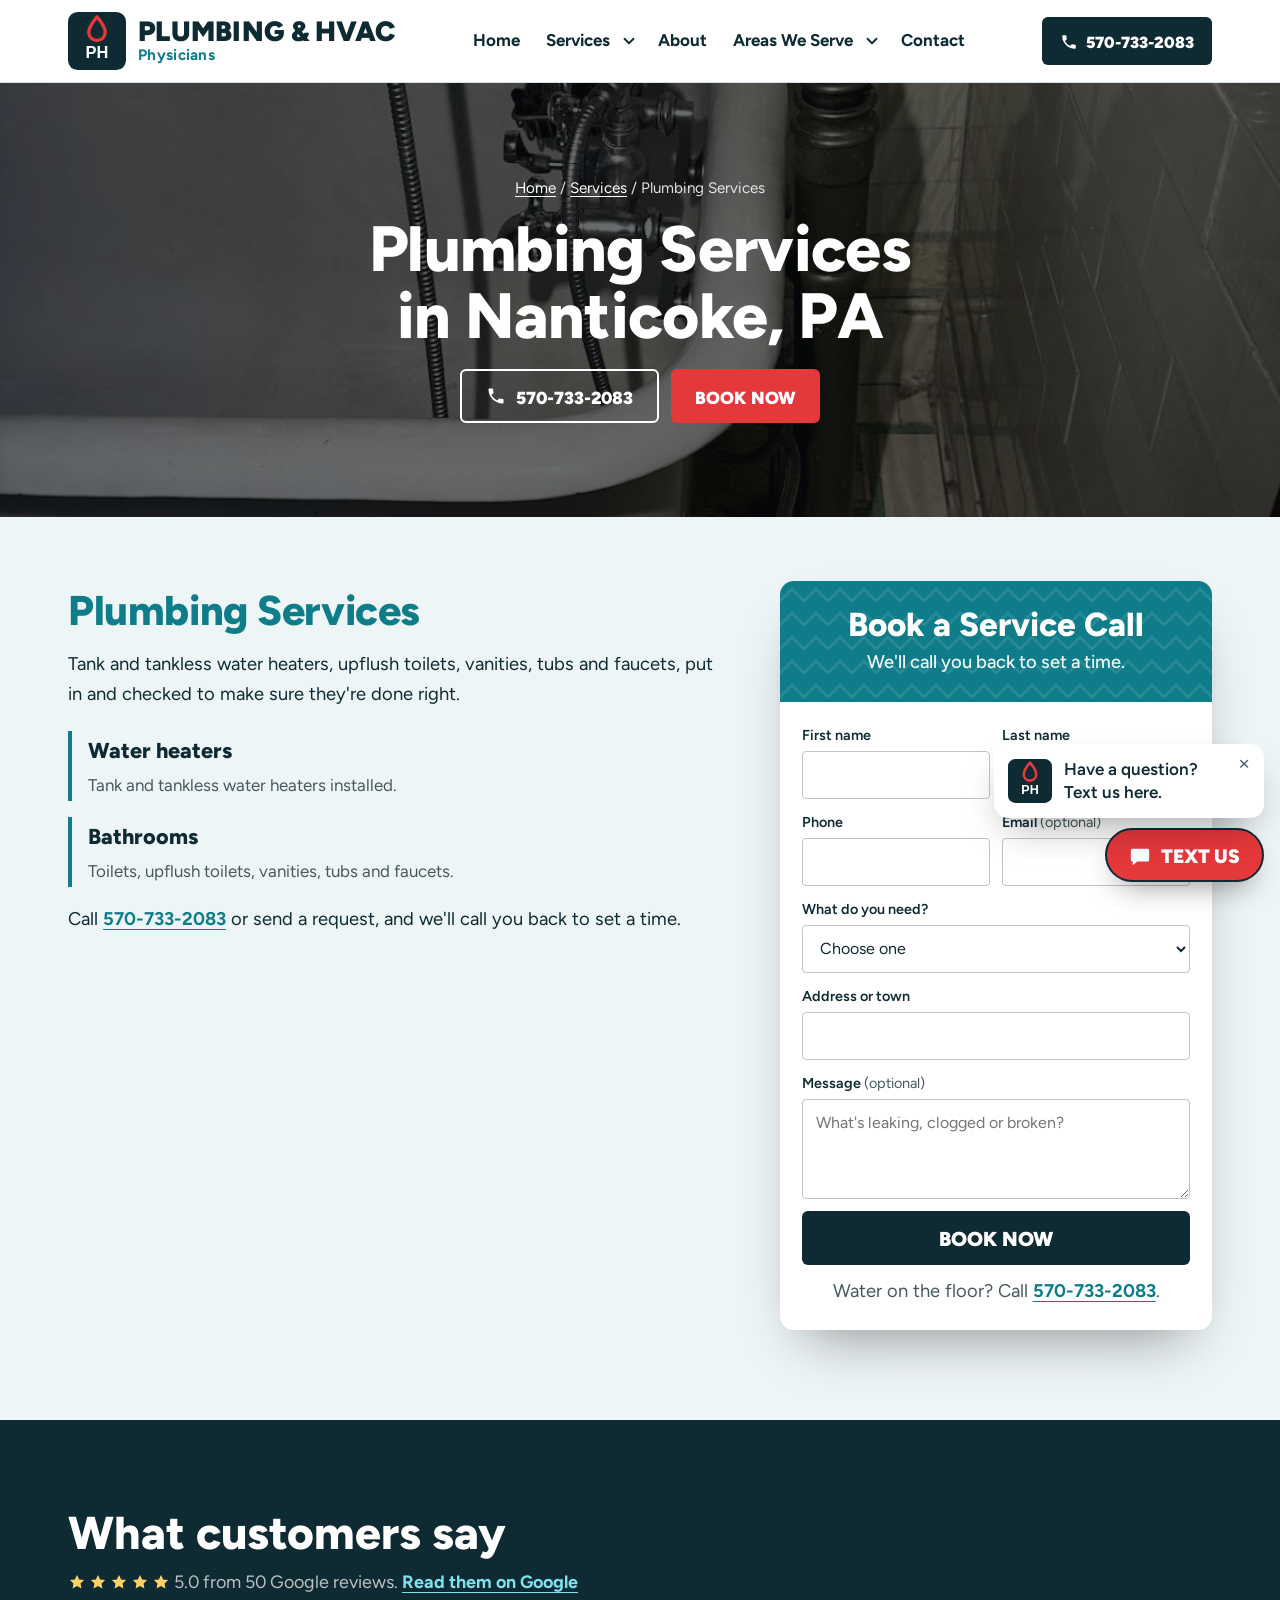
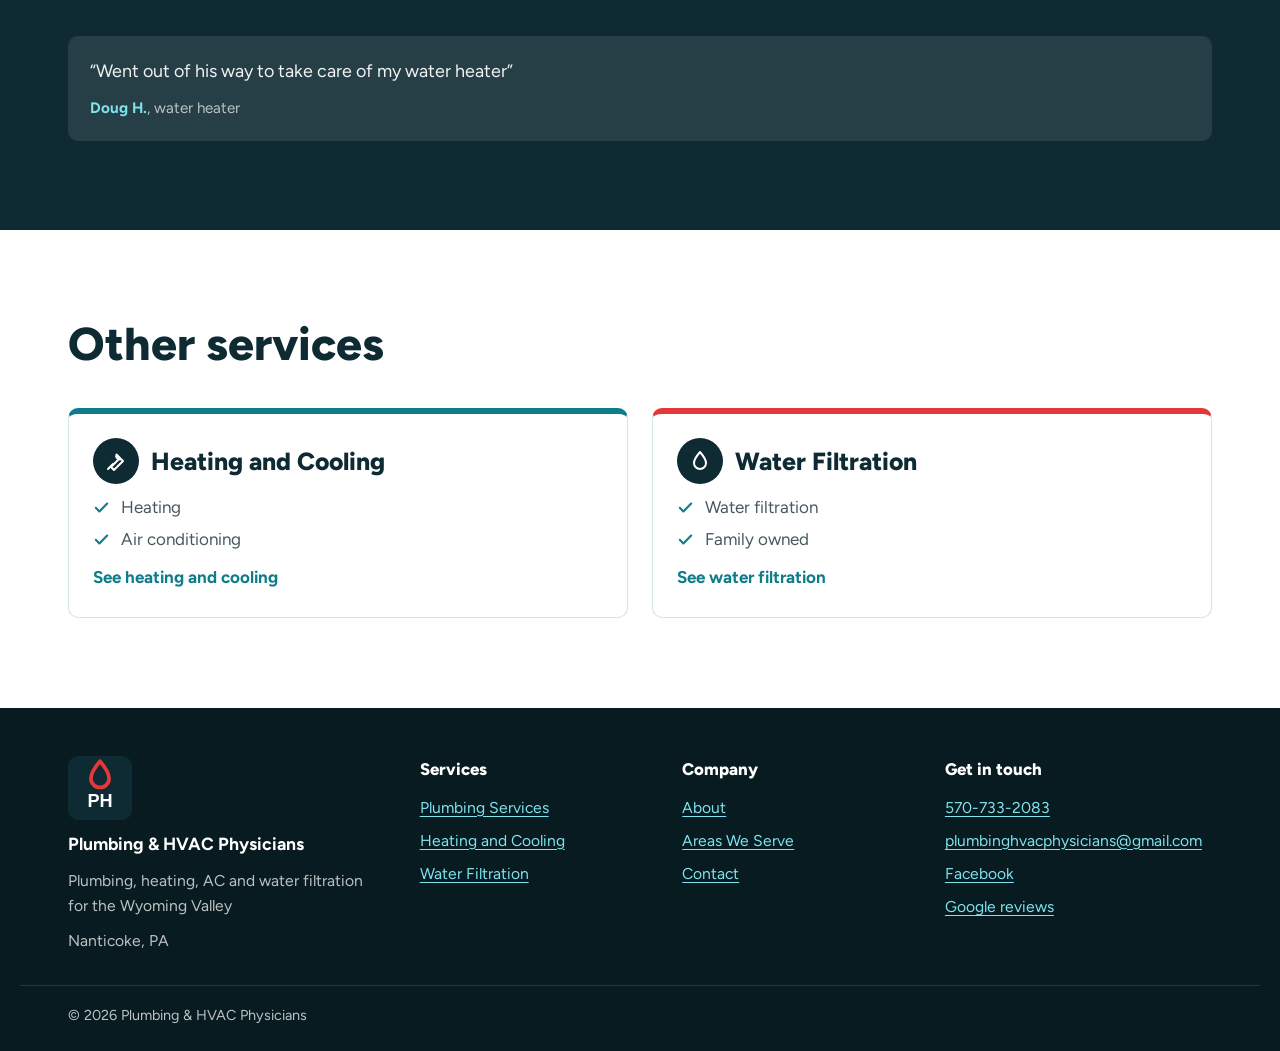
<file: services/plumbing-services/index.html>
<!doctype html>
<html lang="en">
<head>
<meta charset="utf-8">
<meta name="viewport" content="width=device-width, initial-scale=1, viewport-fit=cover">
<title>Plumbing Services in Nanticoke, PA</title>
<meta name="description" content="Tank and tankless water heaters, upflush toilets, vanities, tubs and faucets, put in and checked to make sure they're done right. Call (570) 733-2083.">
<meta name="robots" content="noindex, nofollow">
<link rel="canonical" href="https://bruceb384.github.io/plumbing-hvac-physicians/services/plumbing-services/">
<meta property="og:type" content="website">
<meta property="og:site_name" content="Plumbing &amp; HVAC Physicians">
<meta property="og:url" content="https://bruceb384.github.io/plumbing-hvac-physicians/services/plumbing-services/">
<meta property="og:title" content="Plumbing Services in Nanticoke, PA">
<meta property="og:description" content="Tank and tankless water heaters, upflush toilets, vanities, tubs and faucets, put in and checked to make sure they're done right. Call (570) 733-2083.">
<meta property="og:image" content="https://bruceb384.github.io/plumbing-hvac-physicians/images/og-image.jpg">
<meta property="og:image:width" content="1200">
<meta property="og:image:height" content="630">
<meta name="twitter:card" content="summary_large_image">
<meta name="geo.region" content="US-PA">
<meta name="geo.placename" content="Nanticoke">
<meta name="theme-color" content="#0e2a33">
<link rel="icon" type="image/svg+xml" href="../../favicon.svg">
<link rel="apple-touch-icon" href="../../apple-touch-icon.png">
<link rel="preconnect" href="https://fonts.googleapis.com">
<link rel="preconnect" href="https://fonts.gstatic.com" crossorigin>
<link rel="stylesheet" href="https://fonts.googleapis.com/css2?family=Figtree:wght@400;500;700;800;900&display=swap">
<link rel="stylesheet" href="../../site.css">

<script type="application/ld+json">
[
  {
    "@context": "https://schema.org",
    "@type": [
      "Plumber",
      "HVACBusiness"
    ],
    "@id": "https://bruceb384.github.io/plumbing-hvac-physicians/#business",
    "name": "Plumbing & HVAC Physicians",
    "url": "https://bruceb384.github.io/plumbing-hvac-physicians/",
    "image": "https://bruceb384.github.io/plumbing-hvac-physicians/images/og-image.jpg",
    "logo": "https://bruceb384.github.io/plumbing-hvac-physicians/images/logo.png",
    "description": "Family-owned, licensed and insured plumbing, heating, air conditioning and water filtration company in Nanticoke, Pennsylvania, with over 30 years of experience, serving the Wyoming Valley.",
    "telephone": "+1-570-733-2083",
    "email": "plumbinghvacphysicians@gmail.com",
    "address": {
      "@type": "PostalAddress",
      "addressLocality": "Nanticoke",
      "addressRegion": "PA",
      "addressCountry": "US"
    },
    "areaServed": [
      {
        "@type": "City",
        "name": "Nanticoke, PA"
      },
      {
        "@type": "City",
        "name": "Wilkes-Barre, PA"
      },
      {
        "@type": "City",
        "name": "Kingston, PA"
      },
      {
        "@type": "City",
        "name": "Plymouth, PA"
      },
      {
        "@type": "City",
        "name": "Hanover Township, PA"
      },
      {
        "@type": "City",
        "name": "Mountain Top, PA"
      }
    ],
    "hasMap": "https://maps.google.com/?cid=14772927486900143524",
    "sameAs": [
      "https://www.facebook.com/p/Plumbing-HVAC-Physicians-61577097216402/"
    ]
  },
  {
    "@context": "https://schema.org",
    "@type": "Service",
    "serviceType": "Plumbing Services",
    "provider": {
      "@id": "https://bruceb384.github.io/plumbing-hvac-physicians/#business"
    },
    "areaServed": "Nanticoke, PA",
    "description": "Tank and tankless water heaters, upflush toilets, vanities, tubs and faucets, put in and checked to make sure they're done right."
  },
  {
    "@context": "https://schema.org",
    "@type": "BreadcrumbList",
    "itemListElement": [
      {
        "@type": "ListItem",
        "position": 1,
        "name": "Home",
        "item": "https://bruceb384.github.io/plumbing-hvac-physicians/"
      },
      {
        "@type": "ListItem",
        "position": 2,
        "name": "Services",
        "item": "https://bruceb384.github.io/plumbing-hvac-physicians/services/"
      },
      {
        "@type": "ListItem",
        "position": 3,
        "name": "Plumbing Services",
        "item": "https://bruceb384.github.io/plumbing-hvac-physicians/services/plumbing-services/"
      }
    ]
  }
]
</script>
</head>
<body class="">

<header class="site-header">
  <div class="wrap bar">
    <a class="logo" href="../../" aria-label="Plumbing &amp; HVAC Physicians home"><img src="../../favicon.svg" width="120" height="120" alt=""><span class="wm"><strong class="brandtype">Plumbing &amp; HVAC</strong><small>Physicians</small></span></a>
    <nav class="desk-nav" aria-label="Main">
      <ul>
        <li><a href="../../">Home</a></li>
        <li class="dd"><a href="../../services/">Services</a><button class="dd-btn" type="button" aria-expanded="false" aria-label="Show services"><svg viewBox="0 0 24 24" aria-hidden="true"><path d="M6 9l6 6 6-6"/></svg></button><ul class="dd-menu"><li><a href="../../services/plumbing-services/" aria-current="page">Plumbing Services</a></li><li><a href="../../services/heating-and-cooling/">Heating and Cooling</a></li><li><a href="../../services/water-filtration/">Water Filtration</a></li></ul></li>
        <li><a href="../../about/">About</a></li>
        <li class="dd"><a href="../../service-area/">Areas We Serve</a><button class="dd-btn" type="button" aria-expanded="false" aria-label="Show towns"><svg viewBox="0 0 24 24" aria-hidden="true"><path d="M6 9l6 6 6-6"/></svg></button><ul class="dd-menu"><li><a href="../../service-area/#nanticoke">Nanticoke</a></li><li><a href="../../service-area/#wilkes-barre">Wilkes-Barre</a></li><li><a href="../../service-area/#kingston">Kingston</a></li><li><a href="../../service-area/#plymouth">Plymouth</a></li><li><a href="../../service-area/#hanover-township">Hanover Township</a></li><li><a href="../../service-area/#mountain-top">Mountain Top</a></li><li><a href="../../service-area/#wyoming-valley">Wyoming Valley</a></li></ul></li>
        <li><a href="../../contact/">Contact</a></li>
      </ul>
    </nav>
    <a class="desk-call brandtype" href="tel:+15707332083"><svg viewBox="0 0 24 24" aria-hidden="true"><path d="M6.6 10.8a15.1 15.1 0 0 0 6.6 6.6l2.2-2.2a1 1 0 0 1 1-.25 11.4 11.4 0 0 0 3.6.57 1 1 0 0 1 1 1V20a1 1 0 0 1-1 1A17 17 0 0 1 3 4a1 1 0 0 1 1-1h3.5a1 1 0 0 1 1 1c0 1.25.2 2.45.57 3.57a1 1 0 0 1-.25 1z"/></svg>570-733-2083</a>
    <button class="menu-btn" type="button" aria-expanded="false" aria-controls="drawer" aria-label="Open menu">
      <svg viewBox="0 0 24 24" aria-hidden="true"><path d="M4 7h16M4 12h16M4 17h16"/></svg>
    </button>
  </div>
</header>
<div class="scrim" hidden></div>
<nav class="drawer" id="drawer" aria-label="Menu" aria-hidden="true">
  <div class="drawer-head"><button class="drawer-close" type="button" aria-label="Close menu"><svg viewBox="0 0 24 24" aria-hidden="true"><path d="M5 5l14 14M19 5 5 19"/></svg></button></div>
  <ul class="dnav">
    <li><a href="../../">Home</a></li>
    <li><div class="drow"><a href="../../services/">Services</a><button class="dsub-btn" type="button" aria-expanded="false" aria-controls="dsub-services" aria-label="Show services"><svg viewBox="0 0 24 24" aria-hidden="true"><path d="M6 9l6 6 6-6"/></svg></button></div><ul class="dsub" id="dsub-services" hidden><li><a href="../../services/plumbing-services/" aria-current="page">Plumbing Services</a></li><li><a href="../../services/heating-and-cooling/">Heating and Cooling</a></li><li><a href="../../services/water-filtration/">Water Filtration</a></li></ul></li>
    <li><a href="../../about/">About</a></li>
    <li><div class="drow"><a href="../../service-area/">Areas We Serve</a><button class="dsub-btn" type="button" aria-expanded="false" aria-controls="dsub-areas" aria-label="Show towns"><svg viewBox="0 0 24 24" aria-hidden="true"><path d="M6 9l6 6 6-6"/></svg></button></div><ul class="dsub" id="dsub-areas" hidden><li><a href="../../service-area/#nanticoke">Nanticoke</a></li><li><a href="../../service-area/#wilkes-barre">Wilkes-Barre</a></li><li><a href="../../service-area/#kingston">Kingston</a></li><li><a href="../../service-area/#plymouth">Plymouth</a></li><li><a href="../../service-area/#hanover-township">Hanover Township</a></li><li><a href="../../service-area/#mountain-top">Mountain Top</a></li><li><a href="../../service-area/#wyoming-valley">Wyoming Valley</a></li></ul></li>
    <li><a href="../../contact/">Contact</a></li>
  </ul>
  <a class="drawer-call brandtype" href="tel:+15707332083"><svg viewBox="0 0 24 24" aria-hidden="true"><path d="M6.6 10.8a15.1 15.1 0 0 0 6.6 6.6l2.2-2.2a1 1 0 0 1 1-.25 11.4 11.4 0 0 0 3.6.57 1 1 0 0 1 1 1V20a1 1 0 0 1-1 1A17 17 0 0 1 3 4a1 1 0 0 1 1-1h3.5a1 1 0 0 1 1 1c0 1.25.2 2.45.57 3.57a1 1 0 0 1-.25 1z"/></svg>Call 570-733-2083</a>
</nav>

<div class="cta-bar">
  <a class="cta-call brandtype" href="tel:+15707332083"><svg viewBox="0 0 24 24" aria-hidden="true"><path d="M6.6 10.8a15.1 15.1 0 0 0 6.6 6.6l2.2-2.2a1 1 0 0 1 1-.25 11.4 11.4 0 0 0 3.6.57 1 1 0 0 1 1 1V20a1 1 0 0 1-1 1A17 17 0 0 1 3 4a1 1 0 0 1 1-1h3.5a1 1 0 0 1 1 1c0 1.25.2 2.45.57 3.57a1 1 0 0 1-.25 1z"/></svg>570-733-2083</a>
  <a class="cta-book brandtype" href="#book">Book Now</a>
</div>

<main id="top">

  <section class="page-hero">
    <img src="../../images/clawfoot-tub-1125.jpg" srcset="../../images/clawfoot-tub-800.jpg 800w, ../../images/clawfoot-tub-1125.jpg 1125w" sizes="100vw" width="1125" height="1500" alt="" fetchpriority="high" style="object-position:50% 50%">
    <div class="wrap hero-inner">
      <p class="crumbs"><a href="../../">Home</a> / <a href="../../services/">Services</a> / Plumbing Services</p>
      <h1>Plumbing Services in Nanticoke, PA</h1>
      
      <div class="hero-btns"><a class="btn btn-ghost brandtype" href="tel:+15707332083"><svg viewBox="0 0 24 24" aria-hidden="true"><path d="M6.6 10.8a15.1 15.1 0 0 0 6.6 6.6l2.2-2.2a1 1 0 0 1 1-.25 11.4 11.4 0 0 0 3.6.57 1 1 0 0 1 1 1V20a1 1 0 0 1-1 1A17 17 0 0 1 3 4a1 1 0 0 1 1-1h3.5a1 1 0 0 1 1 1c0 1.25.2 2.45.57 3.57a1 1 0 0 1-.25 1z"/></svg>570-733-2083</a><a class="btn btn-act brandtype" href="#book">Book Now</a></div>
    </div>
  </section>
  <section class="intro" aria-labelledby="svc-title">
    <div class="wrap intro-grid">
      <div class="intro-copy">
        <h2 id="svc-title">Plumbing Services</h2>
        <p>Tank and tankless water heaters, upflush toilets, vanities, tubs and faucets, put in and checked to make sure they're done right.</p>
        <ul class="features">
          <li><h3>Water heaters</h3><p>Tank and tankless water heaters installed.</p></li>
          <li><h3>Bathrooms</h3><p>Toilets, upflush toilets, vanities, tubs and faucets.</p></li>
        </ul>
        <p>Call <a href="tel:+15707332083">570-733-2083</a> or send a request, and we'll call you back to set a time.</p>
      </div>
      <div class="book-card" id="book">
        <div class="book-head">
          <h2>Book a Service Call</h2>
          <p>We'll call you back to set a time.</p>
        </div>
        <form name="quote-request" method="POST" data-netlify="true" netlify-honeypot="company-site" data-form data-preview>
          <input type="hidden" name="form-name" value="quote-request">
          <p class="hp"><label for="f-hp">Leave this empty</label><input id="f-hp" name="company-site" tabindex="-1" autocomplete="off"></p>
          <div class="field"><label for="f-first">First name</label><input id="f-first" name="first-name" autocomplete="given-name" required></div>
          <div class="field"><label for="f-last">Last name</label><input id="f-last" name="last-name" autocomplete="family-name"></div>
          <div class="field"><label for="f-phone">Phone</label><input id="f-phone" name="phone" type="tel" autocomplete="tel" required></div>
          <div class="field"><label for="f-email">Email <span class="opt">(optional)</span></label><input id="f-email" name="email" type="email" autocomplete="email"></div>
          <div class="field field-wide">
            <label for="f-type">What do you need?</label>
            <select id="f-type" name="service" required>
              <option value="">Choose one</option>
              <option>Plumbing repair</option>
              <option>Water heater</option>
              <option>Bathroom</option>
              <option>Heating</option>
              <option>Air conditioning</option>
              <option>Water filtration</option>
              <option>Something else</option>
            </select>
          </div>
          <div class="field field-wide"><label for="f-addr">Address or town</label><input id="f-addr" name="address" autocomplete="street-address"></div>
          <div class="field field-wide"><label for="f-msg">Message <span class="opt">(optional)</span></label><textarea id="f-msg" name="message" placeholder="What's leaking, clogged or broken?"></textarea></div>
          <button class="submit brandtype" type="submit">Book Now</button>
          <p class="form-note">Water on the floor? Call <a class="nobr" href="tel:+15707332083">570-733-2083</a>.</p>
          <p class="form-status" role="status" aria-live="polite"></p>
        </form>
        <div class="form-done" hidden>
          <strong>Got it, thanks.</strong>
          <p>We'll call you back soon to set up a time.</p>
        </div>
      </div>
    </div>
  </section>
  
  <section class="section reviews" aria-labelledby="reviews-title">
    <div class="wrap">
      <div class="section-head">
        <h2 id="reviews-title">What customers say</h2>
        <p><span class="stars" aria-label="5.0 out of 5 stars"><svg viewBox="0 0 24 24"><path d="M12 2.5l2.9 6 6.6.9-4.8 4.6 1.2 6.5L12 17.4l-5.9 3.1 1.2-6.5L2.5 9.4l6.6-.9z"/></svg><svg viewBox="0 0 24 24"><path d="M12 2.5l2.9 6 6.6.9-4.8 4.6 1.2 6.5L12 17.4l-5.9 3.1 1.2-6.5L2.5 9.4l6.6-.9z"/></svg><svg viewBox="0 0 24 24"><path d="M12 2.5l2.9 6 6.6.9-4.8 4.6 1.2 6.5L12 17.4l-5.9 3.1 1.2-6.5L2.5 9.4l6.6-.9z"/></svg><svg viewBox="0 0 24 24"><path d="M12 2.5l2.9 6 6.6.9-4.8 4.6 1.2 6.5L12 17.4l-5.9 3.1 1.2-6.5L2.5 9.4l6.6-.9z"/></svg><svg viewBox="0 0 24 24"><path d="M12 2.5l2.9 6 6.6.9-4.8 4.6 1.2 6.5L12 17.4l-5.9 3.1 1.2-6.5L2.5 9.4l6.6-.9z"/></svg></span> 5.0 from 50 Google reviews. <a href="https://maps.google.com/?cid=14772927486900143524" target="_blank" rel="noopener">Read them on Google</a></p>
      </div>
      <ul class="quotes">
        <li><q>Went out of his way to take care of my water heater</q><cite><strong>Doug H.</strong>, water heater</cite></li>
      </ul>
    </div>
  </section>
  <section class="section" aria-labelledby="more-title">
    <div class="wrap">
      <div class="section-head"><h2 id="more-title">Other services</h2></div>
      <div class="svc-grid">
        <a class="svc-card" href="../../services/heating-and-cooling/">
          <div class="svc-title"><span class="ico"><svg viewBox="0 0 24 24" aria-hidden="true"><path d="M14.5 5.5a3.5 3.5 0 0 0 4.6 4.6L21 12l-9 9-3-3 9-9z" transform="translate(-2 0)"/><path d="M4 20l5-5"/></svg></span><h3>Heating and Cooling</h3></div>
          <ul>
            <li><svg viewBox="0 0 24 24" aria-hidden="true"><path d="M4 12.5l5 5L20 6.5"/></svg><span>Heating</span></li>
            <li><svg viewBox="0 0 24 24" aria-hidden="true"><path d="M4 12.5l5 5L20 6.5"/></svg><span>Air conditioning</span></li>
          </ul>
          <span class="more">See heating and cooling</span>
        </a>
        <a class="svc-card" href="../../services/water-filtration/">
          <div class="svc-title"><span class="ico"><svg viewBox="0 0 24 24" aria-hidden="true"><path d="M12 3s-6 7-6 11a6 6 0 0 0 12 0c0-4-6-11-6-11z"/></svg></span><h3>Water Filtration</h3></div>
          <ul>
            <li><svg viewBox="0 0 24 24" aria-hidden="true"><path d="M4 12.5l5 5L20 6.5"/></svg><span>Water filtration</span></li>
            <li><svg viewBox="0 0 24 24" aria-hidden="true"><path d="M4 12.5l5 5L20 6.5"/></svg><span>Family owned</span></li>
          </ul>
          <span class="more">See water filtration</span>
        </a>
      </div>
    </div>
  </section>
</main>

<footer class="site-footer">
  <div class="wrap foot-grid">
    <div class="foot-brand"><img src="../../favicon.svg" width="120" height="120" alt=""><strong>Plumbing &amp; HVAC Physicians</strong><span>Plumbing, heating, AC and water filtration for the Wyoming Valley</span><span>Nanticoke, PA</span></div>
    <div><h2>Services</h2><ul><li><a href="../../services/plumbing-services/" aria-current="page">Plumbing Services</a></li><li><a href="../../services/heating-and-cooling/">Heating and Cooling</a></li><li><a href="../../services/water-filtration/">Water Filtration</a></li></ul></div>
    <div><h2>Company</h2><ul><li><a href="../../about/">About</a></li><li><a href="../../service-area/">Areas We Serve</a></li><li><a href="../../contact/">Contact</a></li></ul></div>
    <div><h2>Get in touch</h2><ul><li><a href="tel:+15707332083">570-733-2083</a></li><li><a href="mailto:plumbinghvacphysicians@gmail.com">plumbinghvacphysicians@gmail.com</a></li><li><a href="https://www.facebook.com/p/Plumbing-HVAC-Physicians-61577097216402/" target="_blank" rel="noopener">Facebook</a></li><li><a href="https://maps.google.com/?cid=14772927486900143524" target="_blank" rel="noopener">Google reviews</a></li></ul></div>
  </div>
  <div class="wrap foot-base">© 2026 Plumbing &amp; HVAC Physicians</div>
</footer>

<div class="text-us">
  <div class="bubble" id="bubble">
    <img src="../../favicon.svg" width="120" height="120" alt="">
    <span>Have a question? Text us here.</span>
    <button type="button" aria-label="Close message" id="bubble-close">×</button>
  </div>
  <a class="text-btn brandtype" href="sms:+15707332083"><svg viewBox="0 0 24 24" aria-hidden="true"><path d="M4 4h16a2 2 0 0 1 2 2v10a2 2 0 0 1-2 2H9l-5 4v-4a2 2 0 0 1-2-2V6a2 2 0 0 1 2-2zm3 6h2v2H7zm4 0h2v2h-2zm4 0h2v2h-2z"/></svg>Text us</a>
</div>

<script src="../../site.js"></script>
</body>
</html>
</file>
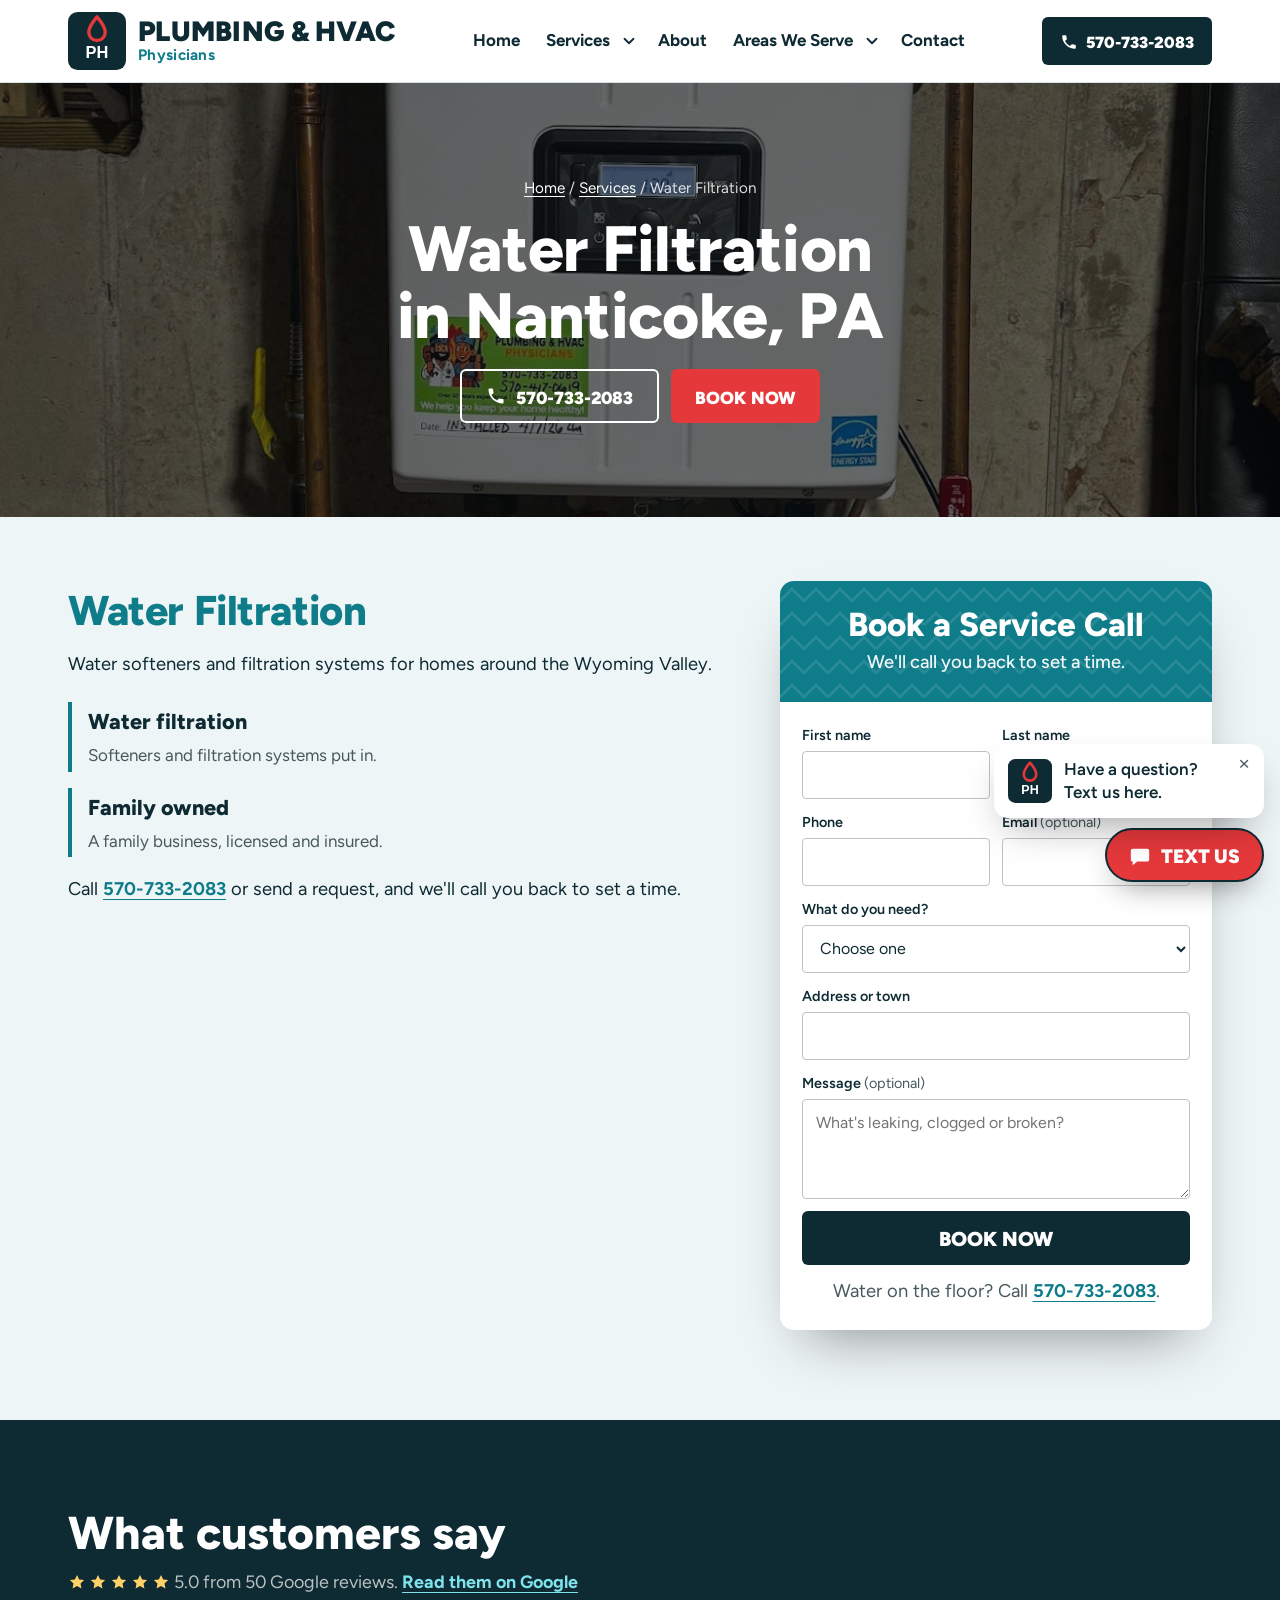
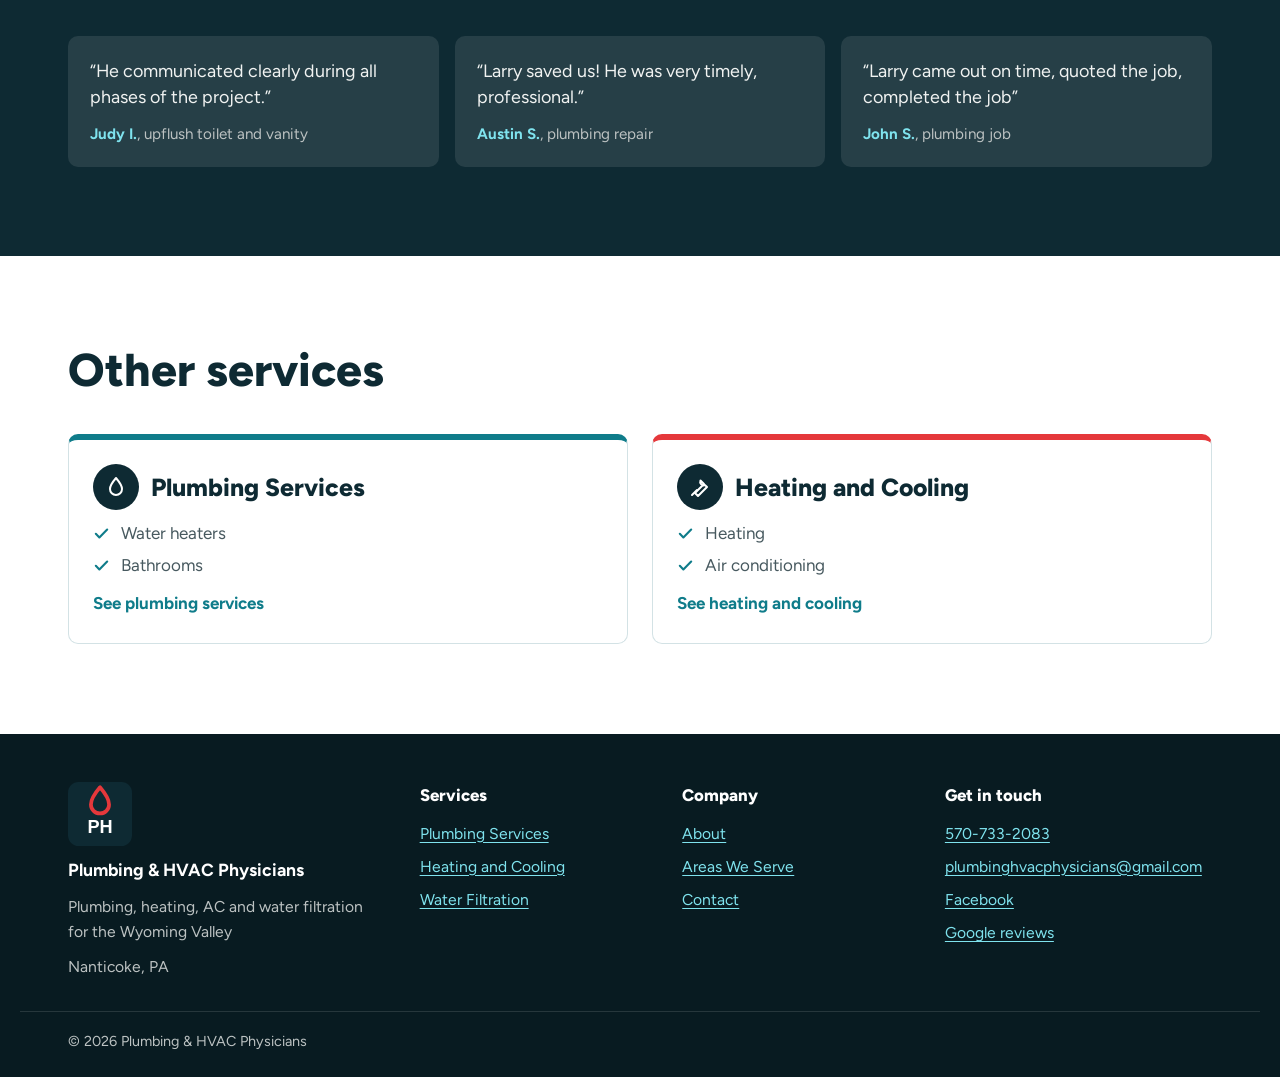
<file: services/water-filtration/index.html>
<!doctype html>
<html lang="en">
<head>
<meta charset="utf-8">
<meta name="viewport" content="width=device-width, initial-scale=1, viewport-fit=cover">
<title>Water Filtration in Nanticoke, PA | Plumbing &amp; HVAC Physicians</title>
<meta name="description" content="Water softeners and filtration systems for homes around the Wyoming Valley. Call (570) 733-2083.">
<meta name="robots" content="noindex, nofollow">
<link rel="canonical" href="https://bruceb384.github.io/plumbing-hvac-physicians/services/water-filtration/">
<meta property="og:type" content="website">
<meta property="og:site_name" content="Plumbing &amp; HVAC Physicians">
<meta property="og:url" content="https://bruceb384.github.io/plumbing-hvac-physicians/services/water-filtration/">
<meta property="og:title" content="Water Filtration in Nanticoke, PA | Plumbing &amp; HVAC Physicians">
<meta property="og:description" content="Water softeners and filtration systems for homes around the Wyoming Valley. Call (570) 733-2083.">
<meta property="og:image" content="https://bruceb384.github.io/plumbing-hvac-physicians/images/og-image.jpg">
<meta property="og:image:width" content="1200">
<meta property="og:image:height" content="630">
<meta name="twitter:card" content="summary_large_image">
<meta name="geo.region" content="US-PA">
<meta name="geo.placename" content="Nanticoke">
<meta name="theme-color" content="#0e2a33">
<link rel="icon" type="image/svg+xml" href="../../favicon.svg">
<link rel="apple-touch-icon" href="../../apple-touch-icon.png">
<link rel="preconnect" href="https://fonts.googleapis.com">
<link rel="preconnect" href="https://fonts.gstatic.com" crossorigin>
<link rel="stylesheet" href="https://fonts.googleapis.com/css2?family=Figtree:wght@400;500;700;800;900&display=swap">
<link rel="stylesheet" href="../../site.css">

<script type="application/ld+json">
[
  {
    "@context": "https://schema.org",
    "@type": [
      "Plumber",
      "HVACBusiness"
    ],
    "@id": "https://bruceb384.github.io/plumbing-hvac-physicians/#business",
    "name": "Plumbing & HVAC Physicians",
    "url": "https://bruceb384.github.io/plumbing-hvac-physicians/",
    "image": "https://bruceb384.github.io/plumbing-hvac-physicians/images/og-image.jpg",
    "logo": "https://bruceb384.github.io/plumbing-hvac-physicians/images/logo.png",
    "description": "Family-owned, licensed and insured plumbing, heating, air conditioning and water filtration company in Nanticoke, Pennsylvania, with over 30 years of experience, serving the Wyoming Valley.",
    "telephone": "+1-570-733-2083",
    "email": "plumbinghvacphysicians@gmail.com",
    "address": {
      "@type": "PostalAddress",
      "addressLocality": "Nanticoke",
      "addressRegion": "PA",
      "addressCountry": "US"
    },
    "areaServed": [
      {
        "@type": "City",
        "name": "Nanticoke, PA"
      },
      {
        "@type": "City",
        "name": "Wilkes-Barre, PA"
      },
      {
        "@type": "City",
        "name": "Kingston, PA"
      },
      {
        "@type": "City",
        "name": "Plymouth, PA"
      },
      {
        "@type": "City",
        "name": "Hanover Township, PA"
      },
      {
        "@type": "City",
        "name": "Mountain Top, PA"
      }
    ],
    "hasMap": "https://maps.google.com/?cid=14772927486900143524",
    "sameAs": [
      "https://www.facebook.com/p/Plumbing-HVAC-Physicians-61577097216402/"
    ]
  },
  {
    "@context": "https://schema.org",
    "@type": "Service",
    "serviceType": "Water Filtration",
    "provider": {
      "@id": "https://bruceb384.github.io/plumbing-hvac-physicians/#business"
    },
    "areaServed": "Nanticoke, PA",
    "description": "Water softeners and filtration systems for homes around the Wyoming Valley."
  },
  {
    "@context": "https://schema.org",
    "@type": "BreadcrumbList",
    "itemListElement": [
      {
        "@type": "ListItem",
        "position": 1,
        "name": "Home",
        "item": "https://bruceb384.github.io/plumbing-hvac-physicians/"
      },
      {
        "@type": "ListItem",
        "position": 2,
        "name": "Services",
        "item": "https://bruceb384.github.io/plumbing-hvac-physicians/services/"
      },
      {
        "@type": "ListItem",
        "position": 3,
        "name": "Water Filtration",
        "item": "https://bruceb384.github.io/plumbing-hvac-physicians/services/water-filtration/"
      }
    ]
  }
]
</script>
</head>
<body class="">

<header class="site-header">
  <div class="wrap bar">
    <a class="logo" href="../../" aria-label="Plumbing &amp; HVAC Physicians home"><img src="../../favicon.svg" width="120" height="120" alt=""><span class="wm"><strong class="brandtype">Plumbing &amp; HVAC</strong><small>Physicians</small></span></a>
    <nav class="desk-nav" aria-label="Main">
      <ul>
        <li><a href="../../">Home</a></li>
        <li class="dd"><a href="../../services/">Services</a><button class="dd-btn" type="button" aria-expanded="false" aria-label="Show services"><svg viewBox="0 0 24 24" aria-hidden="true"><path d="M6 9l6 6 6-6"/></svg></button><ul class="dd-menu"><li><a href="../../services/plumbing-services/">Plumbing Services</a></li><li><a href="../../services/heating-and-cooling/">Heating and Cooling</a></li><li><a href="../../services/water-filtration/" aria-current="page">Water Filtration</a></li></ul></li>
        <li><a href="../../about/">About</a></li>
        <li class="dd"><a href="../../service-area/">Areas We Serve</a><button class="dd-btn" type="button" aria-expanded="false" aria-label="Show towns"><svg viewBox="0 0 24 24" aria-hidden="true"><path d="M6 9l6 6 6-6"/></svg></button><ul class="dd-menu"><li><a href="../../service-area/#nanticoke">Nanticoke</a></li><li><a href="../../service-area/#wilkes-barre">Wilkes-Barre</a></li><li><a href="../../service-area/#kingston">Kingston</a></li><li><a href="../../service-area/#plymouth">Plymouth</a></li><li><a href="../../service-area/#hanover-township">Hanover Township</a></li><li><a href="../../service-area/#mountain-top">Mountain Top</a></li><li><a href="../../service-area/#wyoming-valley">Wyoming Valley</a></li></ul></li>
        <li><a href="../../contact/">Contact</a></li>
      </ul>
    </nav>
    <a class="desk-call brandtype" href="tel:+15707332083"><svg viewBox="0 0 24 24" aria-hidden="true"><path d="M6.6 10.8a15.1 15.1 0 0 0 6.6 6.6l2.2-2.2a1 1 0 0 1 1-.25 11.4 11.4 0 0 0 3.6.57 1 1 0 0 1 1 1V20a1 1 0 0 1-1 1A17 17 0 0 1 3 4a1 1 0 0 1 1-1h3.5a1 1 0 0 1 1 1c0 1.25.2 2.45.57 3.57a1 1 0 0 1-.25 1z"/></svg>570-733-2083</a>
    <button class="menu-btn" type="button" aria-expanded="false" aria-controls="drawer" aria-label="Open menu">
      <svg viewBox="0 0 24 24" aria-hidden="true"><path d="M4 7h16M4 12h16M4 17h16"/></svg>
    </button>
  </div>
</header>
<div class="scrim" hidden></div>
<nav class="drawer" id="drawer" aria-label="Menu" aria-hidden="true">
  <div class="drawer-head"><button class="drawer-close" type="button" aria-label="Close menu"><svg viewBox="0 0 24 24" aria-hidden="true"><path d="M5 5l14 14M19 5 5 19"/></svg></button></div>
  <ul class="dnav">
    <li><a href="../../">Home</a></li>
    <li><div class="drow"><a href="../../services/">Services</a><button class="dsub-btn" type="button" aria-expanded="false" aria-controls="dsub-services" aria-label="Show services"><svg viewBox="0 0 24 24" aria-hidden="true"><path d="M6 9l6 6 6-6"/></svg></button></div><ul class="dsub" id="dsub-services" hidden><li><a href="../../services/plumbing-services/">Plumbing Services</a></li><li><a href="../../services/heating-and-cooling/">Heating and Cooling</a></li><li><a href="../../services/water-filtration/" aria-current="page">Water Filtration</a></li></ul></li>
    <li><a href="../../about/">About</a></li>
    <li><div class="drow"><a href="../../service-area/">Areas We Serve</a><button class="dsub-btn" type="button" aria-expanded="false" aria-controls="dsub-areas" aria-label="Show towns"><svg viewBox="0 0 24 24" aria-hidden="true"><path d="M6 9l6 6 6-6"/></svg></button></div><ul class="dsub" id="dsub-areas" hidden><li><a href="../../service-area/#nanticoke">Nanticoke</a></li><li><a href="../../service-area/#wilkes-barre">Wilkes-Barre</a></li><li><a href="../../service-area/#kingston">Kingston</a></li><li><a href="../../service-area/#plymouth">Plymouth</a></li><li><a href="../../service-area/#hanover-township">Hanover Township</a></li><li><a href="../../service-area/#mountain-top">Mountain Top</a></li><li><a href="../../service-area/#wyoming-valley">Wyoming Valley</a></li></ul></li>
    <li><a href="../../contact/">Contact</a></li>
  </ul>
  <a class="drawer-call brandtype" href="tel:+15707332083"><svg viewBox="0 0 24 24" aria-hidden="true"><path d="M6.6 10.8a15.1 15.1 0 0 0 6.6 6.6l2.2-2.2a1 1 0 0 1 1-.25 11.4 11.4 0 0 0 3.6.57 1 1 0 0 1 1 1V20a1 1 0 0 1-1 1A17 17 0 0 1 3 4a1 1 0 0 1 1-1h3.5a1 1 0 0 1 1 1c0 1.25.2 2.45.57 3.57a1 1 0 0 1-.25 1z"/></svg>Call 570-733-2083</a>
</nav>

<div class="cta-bar">
  <a class="cta-call brandtype" href="tel:+15707332083"><svg viewBox="0 0 24 24" aria-hidden="true"><path d="M6.6 10.8a15.1 15.1 0 0 0 6.6 6.6l2.2-2.2a1 1 0 0 1 1-.25 11.4 11.4 0 0 0 3.6.57 1 1 0 0 1 1 1V20a1 1 0 0 1-1 1A17 17 0 0 1 3 4a1 1 0 0 1 1-1h3.5a1 1 0 0 1 1 1c0 1.25.2 2.45.57 3.57a1 1 0 0 1-.25 1z"/></svg>570-733-2083</a>
  <a class="cta-book brandtype" href="#book">Book Now</a>
</div>

<main id="top">

  <section class="page-hero">
    <img src="../../images/tankless-1313.jpg" srcset="../../images/tankless-800.jpg 800w, ../../images/tankless-1313.jpg 1313w" sizes="100vw" width="1313" height="1500" alt="" fetchpriority="high" style="object-position:50% 50%">
    <div class="wrap hero-inner">
      <p class="crumbs"><a href="../../">Home</a> / <a href="../../services/">Services</a> / Water Filtration</p>
      <h1>Water Filtration in Nanticoke, PA</h1>
      
      <div class="hero-btns"><a class="btn btn-ghost brandtype" href="tel:+15707332083"><svg viewBox="0 0 24 24" aria-hidden="true"><path d="M6.6 10.8a15.1 15.1 0 0 0 6.6 6.6l2.2-2.2a1 1 0 0 1 1-.25 11.4 11.4 0 0 0 3.6.57 1 1 0 0 1 1 1V20a1 1 0 0 1-1 1A17 17 0 0 1 3 4a1 1 0 0 1 1-1h3.5a1 1 0 0 1 1 1c0 1.25.2 2.45.57 3.57a1 1 0 0 1-.25 1z"/></svg>570-733-2083</a><a class="btn btn-act brandtype" href="#book">Book Now</a></div>
    </div>
  </section>
  <section class="intro" aria-labelledby="svc-title">
    <div class="wrap intro-grid">
      <div class="intro-copy">
        <h2 id="svc-title">Water Filtration</h2>
        <p>Water softeners and filtration systems for homes around the Wyoming Valley.</p>
        <ul class="features">
          <li><h3>Water filtration</h3><p>Softeners and filtration systems put in.</p></li>
          <li><h3>Family owned</h3><p>A family business, licensed and insured.</p></li>
        </ul>
        <p>Call <a href="tel:+15707332083">570-733-2083</a> or send a request, and we'll call you back to set a time.</p>
      </div>
      <div class="book-card" id="book">
        <div class="book-head">
          <h2>Book a Service Call</h2>
          <p>We'll call you back to set a time.</p>
        </div>
        <form name="quote-request" method="POST" data-netlify="true" netlify-honeypot="company-site" data-form data-preview>
          <input type="hidden" name="form-name" value="quote-request">
          <p class="hp"><label for="f-hp">Leave this empty</label><input id="f-hp" name="company-site" tabindex="-1" autocomplete="off"></p>
          <div class="field"><label for="f-first">First name</label><input id="f-first" name="first-name" autocomplete="given-name" required></div>
          <div class="field"><label for="f-last">Last name</label><input id="f-last" name="last-name" autocomplete="family-name"></div>
          <div class="field"><label for="f-phone">Phone</label><input id="f-phone" name="phone" type="tel" autocomplete="tel" required></div>
          <div class="field"><label for="f-email">Email <span class="opt">(optional)</span></label><input id="f-email" name="email" type="email" autocomplete="email"></div>
          <div class="field field-wide">
            <label for="f-type">What do you need?</label>
            <select id="f-type" name="service" required>
              <option value="">Choose one</option>
              <option>Plumbing repair</option>
              <option>Water heater</option>
              <option>Bathroom</option>
              <option>Heating</option>
              <option>Air conditioning</option>
              <option>Water filtration</option>
              <option>Something else</option>
            </select>
          </div>
          <div class="field field-wide"><label for="f-addr">Address or town</label><input id="f-addr" name="address" autocomplete="street-address"></div>
          <div class="field field-wide"><label for="f-msg">Message <span class="opt">(optional)</span></label><textarea id="f-msg" name="message" placeholder="What's leaking, clogged or broken?"></textarea></div>
          <button class="submit brandtype" type="submit">Book Now</button>
          <p class="form-note">Water on the floor? Call <a class="nobr" href="tel:+15707332083">570-733-2083</a>.</p>
          <p class="form-status" role="status" aria-live="polite"></p>
        </form>
        <div class="form-done" hidden>
          <strong>Got it, thanks.</strong>
          <p>We'll call you back soon to set up a time.</p>
        </div>
      </div>
    </div>
  </section>
  
  <section class="section reviews" aria-labelledby="reviews-title">
    <div class="wrap">
      <div class="section-head">
        <h2 id="reviews-title">What customers say</h2>
        <p><span class="stars" aria-label="5.0 out of 5 stars"><svg viewBox="0 0 24 24"><path d="M12 2.5l2.9 6 6.6.9-4.8 4.6 1.2 6.5L12 17.4l-5.9 3.1 1.2-6.5L2.5 9.4l6.6-.9z"/></svg><svg viewBox="0 0 24 24"><path d="M12 2.5l2.9 6 6.6.9-4.8 4.6 1.2 6.5L12 17.4l-5.9 3.1 1.2-6.5L2.5 9.4l6.6-.9z"/></svg><svg viewBox="0 0 24 24"><path d="M12 2.5l2.9 6 6.6.9-4.8 4.6 1.2 6.5L12 17.4l-5.9 3.1 1.2-6.5L2.5 9.4l6.6-.9z"/></svg><svg viewBox="0 0 24 24"><path d="M12 2.5l2.9 6 6.6.9-4.8 4.6 1.2 6.5L12 17.4l-5.9 3.1 1.2-6.5L2.5 9.4l6.6-.9z"/></svg><svg viewBox="0 0 24 24"><path d="M12 2.5l2.9 6 6.6.9-4.8 4.6 1.2 6.5L12 17.4l-5.9 3.1 1.2-6.5L2.5 9.4l6.6-.9z"/></svg></span> 5.0 from 50 Google reviews. <a href="https://maps.google.com/?cid=14772927486900143524" target="_blank" rel="noopener">Read them on Google</a></p>
      </div>
      <ul class="quotes">
        <li><q>He communicated clearly during all phases of the project.</q><cite><strong>Judy I.</strong>, upflush toilet and vanity</cite></li>
        <li><q>Larry saved us! He was very timely, professional.</q><cite><strong>Austin S.</strong>, plumbing repair</cite></li>
        <li><q>Larry came out on time, quoted the job, completed the job</q><cite><strong>John S.</strong>, plumbing job</cite></li>
      </ul>
    </div>
  </section>
  <section class="section" aria-labelledby="more-title">
    <div class="wrap">
      <div class="section-head"><h2 id="more-title">Other services</h2></div>
      <div class="svc-grid">
        <a class="svc-card" href="../../services/plumbing-services/">
          <div class="svc-title"><span class="ico"><svg viewBox="0 0 24 24" aria-hidden="true"><path d="M12 3s-6 7-6 11a6 6 0 0 0 12 0c0-4-6-11-6-11z"/></svg></span><h3>Plumbing Services</h3></div>
          <ul>
            <li><svg viewBox="0 0 24 24" aria-hidden="true"><path d="M4 12.5l5 5L20 6.5"/></svg><span>Water heaters</span></li>
            <li><svg viewBox="0 0 24 24" aria-hidden="true"><path d="M4 12.5l5 5L20 6.5"/></svg><span>Bathrooms</span></li>
          </ul>
          <span class="more">See plumbing services</span>
        </a>
        <a class="svc-card" href="../../services/heating-and-cooling/">
          <div class="svc-title"><span class="ico"><svg viewBox="0 0 24 24" aria-hidden="true"><path d="M14.5 5.5a3.5 3.5 0 0 0 4.6 4.6L21 12l-9 9-3-3 9-9z" transform="translate(-2 0)"/><path d="M4 20l5-5"/></svg></span><h3>Heating and Cooling</h3></div>
          <ul>
            <li><svg viewBox="0 0 24 24" aria-hidden="true"><path d="M4 12.5l5 5L20 6.5"/></svg><span>Heating</span></li>
            <li><svg viewBox="0 0 24 24" aria-hidden="true"><path d="M4 12.5l5 5L20 6.5"/></svg><span>Air conditioning</span></li>
          </ul>
          <span class="more">See heating and cooling</span>
        </a>
      </div>
    </div>
  </section>
</main>

<footer class="site-footer">
  <div class="wrap foot-grid">
    <div class="foot-brand"><img src="../../favicon.svg" width="120" height="120" alt=""><strong>Plumbing &amp; HVAC Physicians</strong><span>Plumbing, heating, AC and water filtration for the Wyoming Valley</span><span>Nanticoke, PA</span></div>
    <div><h2>Services</h2><ul><li><a href="../../services/plumbing-services/">Plumbing Services</a></li><li><a href="../../services/heating-and-cooling/">Heating and Cooling</a></li><li><a href="../../services/water-filtration/" aria-current="page">Water Filtration</a></li></ul></div>
    <div><h2>Company</h2><ul><li><a href="../../about/">About</a></li><li><a href="../../service-area/">Areas We Serve</a></li><li><a href="../../contact/">Contact</a></li></ul></div>
    <div><h2>Get in touch</h2><ul><li><a href="tel:+15707332083">570-733-2083</a></li><li><a href="mailto:plumbinghvacphysicians@gmail.com">plumbinghvacphysicians@gmail.com</a></li><li><a href="https://www.facebook.com/p/Plumbing-HVAC-Physicians-61577097216402/" target="_blank" rel="noopener">Facebook</a></li><li><a href="https://maps.google.com/?cid=14772927486900143524" target="_blank" rel="noopener">Google reviews</a></li></ul></div>
  </div>
  <div class="wrap foot-base">© 2026 Plumbing &amp; HVAC Physicians</div>
</footer>

<div class="text-us">
  <div class="bubble" id="bubble">
    <img src="../../favicon.svg" width="120" height="120" alt="">
    <span>Have a question? Text us here.</span>
    <button type="button" aria-label="Close message" id="bubble-close">×</button>
  </div>
  <a class="text-btn brandtype" href="sms:+15707332083"><svg viewBox="0 0 24 24" aria-hidden="true"><path d="M4 4h16a2 2 0 0 1 2 2v10a2 2 0 0 1-2 2H9l-5 4v-4a2 2 0 0 1-2-2V6a2 2 0 0 1 2-2zm3 6h2v2H7zm4 0h2v2h-2zm4 0h2v2h-2z"/></svg>Text us</a>
</div>

<script src="../../site.js"></script>
</body>
</html>
</file>
<file: site.css>
:root {
  --ink: #0e2a33; --ink-2: #47595f; --soft: #eef5f6; --line: #d3e2e5; --white: #ffffff;
  --call-bg: #0e2a33; --call-fg: #ffffff; --call-hover: #081b21;
  --act-bg: #e5383b; --act-fg: #ffffff; --act-hover: #c92c2f;
  --brand: #0f7c8a; --band: #0f7c8a; --focus: #2ec4d6; --dark: #0e2a33;
  --quote-name: #7fe3ee; --star: #ffd166; --town: #7fe3ee; --foot: #081b21;
  --body: "Figtree", "Helvetica Neue", Arial, sans-serif; --head: "Figtree", "Helvetica Neue", Arial, sans-serif; --brandfont: "Figtree", "Arial Narrow", Arial, sans-serif;
  --brand-style: normal; --brand-weight: 900; --brand-scale: 0.84; --head-weight: 800;
  --gutter: clamp(16px, 4vw, 48px); --max: 1240px;
}
* { box-sizing: border-box; }
[hidden] { display: none !important; }
html { scroll-behavior: smooth; accent-color: var(--band); -webkit-text-size-adjust: 100%; }
@media (prefers-reduced-motion: reduce) { html { scroll-behavior: auto; } *, *::before, *::after { animation: none !important; transition: none !important; } }
body { margin: 0; background: var(--white); color: var(--ink); font-family: var(--body); font-size: 1.0625rem; line-height: 1.6; -webkit-font-smoothing: antialiased; }
body.locked { overflow: hidden; }
::selection { background: var(--act-bg); color: var(--act-fg); }
img { max-width: 100%; height: auto; display: block; }
a { color: inherit; text-underline-offset: 0.2em; }
:focus-visible { outline: 3px solid var(--focus); outline-offset: 3px; }
.wrap { width: 100%; max-width: var(--max); margin-inline: auto; padding-inline: var(--gutter); }
h1, h2, h3 { margin: 0; font-family: var(--head); font-weight: var(--head-weight); text-wrap: balance; }
.brandtype { font-family: var(--brandfont); font-style: var(--brand-style); font-weight: var(--brand-weight); text-transform: uppercase; }

/* Header and desktop menu */
.site-header { background: var(--white); position: relative; z-index: 30; box-shadow: 0 1px 0 var(--line); }
.bar { display: flex; align-items: center; justify-content: space-between; gap: 16px; padding-block: 12px; }
.logo { display: flex; align-items: center; gap: 12px; text-decoration: none; min-width: 0; }
.logo img { width: clamp(48px, 5vw, 58px); height: auto; flex: none; }
.wm { display: grid; line-height: 1; min-width: 0; }
.wm strong { font-size: calc(clamp(1.5rem, 2.6vw, 2.1rem) * var(--brand-scale)); line-height: .92; letter-spacing: 0.01em; }
.wm small { margin-top: 4px; font-family: var(--head); font-weight: 700; font-size: clamp(0.8rem, 1.3vw, 0.95rem); color: var(--brand); letter-spacing: 0.02em; }
.desk-nav { display: none; }
.desk-nav > ul { list-style: none; margin: 0; padding: 0; display: flex; align-items: center; gap: 2px; }
.desk-nav a { display: block; padding: 10px 12px; border-radius: 6px; text-decoration: none; font-weight: 700; color: var(--ink); }
.desk-nav a:hover, .desk-nav a[aria-current="page"] { color: var(--brand); }
.dd { position: relative; display: flex; align-items: center; }
.dd > a { padding-right: 4px; }
.dd-btn { width: 30px; height: 40px; border: 0; background: none; color: var(--ink); cursor: pointer; display: grid; place-items: center; border-radius: 6px; }
.dd-btn svg, .dsub-btn svg { width: 18px; height: 18px; fill: none; stroke: currentColor; stroke-width: 2.4; stroke-linecap: round; stroke-linejoin: round; transition: transform .2s ease-out; }
.dd-menu { position: absolute; top: calc(100% + 4px); left: 0; min-width: 260px; list-style: none; margin: 0; padding: 8px; background: var(--white); border: 1px solid var(--line); border-radius: 10px; box-shadow: 0 24px 48px -20px rgba(0, 0, 0, .35); opacity: 0; visibility: hidden; transform: translateY(6px); transition: opacity .15s ease-out, transform .15s ease-out, visibility .15s; z-index: 40; }
.dd:hover .dd-menu, .dd:focus-within .dd-menu, .dd.open .dd-menu { opacity: 1; visibility: visible; transform: none; }
.dd:hover .dd-btn svg, .dd.open .dd-btn svg { transform: rotate(180deg); }
.dd-menu a { padding: 10px 12px; font-weight: 600; }
.dd-menu a:hover { background: var(--soft); color: var(--ink); }
.desk-call { display: none; align-items: center; gap: 8px; min-height: 48px; padding: 6px 18px 2px; border-radius: 6px; background: var(--call-bg); color: var(--call-fg); text-decoration: none; font-size: calc(1.2rem * var(--brand-scale)); white-space: nowrap; }
.desk-call svg { width: 18px; height: 18px; fill: currentColor; margin-top: -3px; }
.desk-call:hover { background: var(--call-hover); }
.menu-btn { width: 56px; height: 56px; flex: none; border: 0; border-radius: 6px; background: var(--call-bg); color: var(--call-fg); display: grid; place-items: center; cursor: pointer; }
.menu-btn svg { width: 28px; height: 28px; stroke: currentColor; stroke-width: 2.6; stroke-linecap: round; }
@media (min-width: 1100px) { .desk-nav { display: block; } .desk-call { display: inline-flex; } .menu-btn { display: none; } }

/* Slide-out drawer (phones and tablets) */
.scrim { position: fixed; inset: 0; z-index: 60; background: rgba(8, 10, 12, .55); opacity: 0; transition: opacity .25s ease-out; }
.scrim.show { opacity: 1; }
.drawer { position: fixed; top: 0; bottom: 0; left: 0; z-index: 70; width: min(390px, 88vw); background: var(--white); display: flex; flex-direction: column; overflow-y: auto; transform: translateX(-102%); visibility: hidden; transition: transform .28s cubic-bezier(.2, .8, .2, 1), visibility .28s; box-shadow: 20px 0 40px -20px rgba(0, 0, 0, .4); padding-bottom: env(safe-area-inset-bottom, 0px); }
.drawer.open { transform: none; visibility: visible; }
.drawer-head { display: flex; align-items: center; justify-content: flex-end; padding: 12px 12px 4px; }
.drawer-close { width: 56px; height: 56px; border: 0; background: none; color: var(--act-bg); cursor: pointer; display: grid; place-items: center; }
.drawer-close svg { width: 34px; height: 34px; fill: none; stroke: currentColor; stroke-width: 2.6; stroke-linecap: round; }
.dnav { list-style: none; margin: 0; padding: 0; }
.dnav > li { border-bottom: 1px solid var(--line); }
.dnav a { display: block; padding: 17px 28px; text-decoration: none; color: var(--ink); font-size: 1.15rem; }
.dnav a[aria-current="page"] { color: var(--brand); font-weight: 700; }
.drow { display: flex; align-items: center; }
.drow a { flex: 1; }
.dsub-btn { width: 64px; height: 60px; border: 0; background: none; color: var(--ink); cursor: pointer; display: grid; place-items: center; }
.dsub-btn[aria-expanded="true"] svg { transform: rotate(180deg); }
.dsub { list-style: none; margin: 0; padding: 0; border-top: 1px solid var(--line); }
.dsub li + li { border-top: 1px solid var(--line); }
.dsub a { padding: 14px 28px 14px 52px; font-size: 1.08rem; }
.drawer-call { margin: 22px 24px 28px; min-height: 56px; display: flex; align-items: center; justify-content: center; gap: 10px; border-radius: 6px; background: var(--call-bg); color: var(--call-fg); text-decoration: none; font-size: calc(1.35rem * var(--brand-scale)); }
.drawer-call svg { width: 20px; height: 20px; fill: currentColor; margin-top: -3px; }

/* Call / book bar */
.cta-bar { display: grid; grid-template-columns: 1fr 1fr; }
.cta-bar a { display: flex; align-items: center; justify-content: center; gap: 12px; min-height: 60px; padding: 6px 16px 2px; text-decoration: none; font-size: calc(clamp(1.35rem, 2.6vw, 1.9rem) * var(--brand-scale)); transition: background-color .15s ease-out; }
.cta-bar svg { width: 24px; height: 24px; fill: currentColor; margin-top: -4px; }
.cta-call { background: var(--call-bg); color: var(--call-fg); }
.cta-call:hover { background: var(--call-hover); }
.cta-book { background: var(--act-bg); color: var(--act-fg); }
.cta-book:hover { background: var(--act-hover); }
@media (min-width: 1100px) { .cta-bar { display: none; } }

/* Home banner */
.banner { position: relative; height: clamp(220px, 28vw, 380px); overflow: hidden; background: var(--dark); }
.banner img { width: 100%; height: 100%; object-fit: cover; }
.banner::after { content: ""; position: absolute; inset: 0; background: linear-gradient(0deg, rgba(8, 10, 12, .7) 0%, rgba(8, 10, 12, .15) 55%, rgba(8, 10, 12, 0) 80%), linear-gradient(90deg, rgba(8, 10, 12, .6) 0%, rgba(8, 10, 12, .2) 50%, rgba(8, 10, 12, 0) 80%); }
.banner .town { position: absolute; left: var(--gutter); bottom: clamp(16px, 3vw, 34px); z-index: 1; margin: 0; color: var(--white); font-size: calc(clamp(2.5rem, 7vw, 5.4rem) * var(--brand-scale) * 1); line-height: 0.9; text-shadow: 0 2px 18px rgba(0, 0, 0, .45); }
.banner .town span { color: var(--town); }

/* Inner page hero: dark photo, centered title */
.page-hero { position: relative; display: grid; place-items: center; min-height: clamp(300px, 34vw, 440px); overflow: hidden; background: var(--dark); color: var(--white); text-align: center; }
.page-hero > img { position: absolute; inset: 0; width: 100%; height: 100%; object-fit: cover; }
.page-hero::after { content: ""; position: absolute; inset: 0; background: rgba(8, 10, 12, .6); }
.hero-inner { position: relative; z-index: 1; display: grid; justify-items: center; gap: 14px; max-width: 980px; padding-block: 48px; }
.crumbs { margin: 0; font-size: .95rem; color: rgba(255, 255, 255, .85); }
.crumbs a { color: var(--white); }
.page-hero h1 { color: var(--white); font-size: clamp(2.2rem, 5.2vw, 4rem); line-height: 1.05; letter-spacing: -0.01em; }
.page-hero .lead { margin: 0; max-width: 60ch; font-size: 1.15rem; color: rgba(255, 255, 255, .92); }
.hero-btns { display: flex; flex-wrap: wrap; justify-content: center; gap: 12px; margin-top: 6px; }
.btn { display: inline-flex; align-items: center; justify-content: center; gap: 10px; min-height: 54px; padding: 6px 24px 2px; border-radius: 6px; text-decoration: none; font-size: calc(1.3rem * var(--brand-scale)); }
.btn svg { width: 20px; height: 20px; fill: currentColor; margin-top: -3px; }
.btn-act { background: var(--act-bg); color: var(--act-fg); }
.btn-act:hover { background: var(--act-hover); }
.btn-ghost { border: 2px solid var(--white); color: var(--white); }
.btn-ghost:hover { background: rgba(255, 255, 255, .12); }

/* Intro + booking card */
.intro { background: var(--soft); padding-block: clamp(36px, 5vw, 64px) clamp(56px, 7vw, 96px); }
.intro-grid { display: grid; grid-template-columns: minmax(0, 1.2fr) minmax(0, 0.8fr); gap: clamp(28px, 5vw, 64px); align-items: start; }
.intro-copy { display: grid; gap: 18px; padding-top: 8px; }
.intro h1, .intro-copy h2 { color: var(--brand); font-size: clamp(2.1rem, 4.2vw, 3.4rem); line-height: 1.04; letter-spacing: -0.01em; }
.intro-copy h2 { font-size: clamp(1.8rem, 3.4vw, 2.6rem); }
.intro p { margin: 0; font-size: 1.15rem; line-height: 1.6; max-width: 60ch; }
.intro p a { color: var(--brand); font-weight: 700; }
.intro p a[href^="tel:"], .intro p a[href^="sms:"] { white-space: nowrap; }
.facts { list-style: none; margin: 6px 0 0; padding: 0; display: flex; flex-wrap: wrap; gap: 10px 22px; }
.facts li { display: flex; align-items: center; gap: 8px; font-weight: 700; }
.facts svg { width: 20px; height: 20px; flex: none; }
.facts .line { fill: none; stroke: var(--brand); stroke-width: 2.2; stroke-linecap: round; stroke-linejoin: round; }
.facts .solid { fill: var(--brand); }
.home .book-card { margin-top: clamp(-120px, -9vw, -60px); }
.book-card { position: relative; z-index: 2; background: var(--white); border-radius: 14px; overflow: hidden; box-shadow: 0 28px 56px -26px rgba(0, 0, 0, .45); scroll-margin-top: 16px; }
.book-head { padding: 26px 24px 24px; background-color: var(--band); background-image: url("data:image/svg+xml,%3Csvg xmlns='http://www.w3.org/2000/svg' width='48' height='24' viewBox='0 0 48 24'%3E%3Cpath d='M0 20 L12 8 L24 20 L36 8 L48 20' fill='none' stroke='%23ffffff' stroke-opacity='.11' stroke-width='3'/%3E%3C/svg%3E"); background-size: 48px 24px; color: var(--white); text-align: center; }
.book-head h2 { font-size: clamp(1.8rem, 2.6vw, 2.2rem); line-height: 1.05; }
.book-head p { margin: 6px 0 0; font-weight: 500; opacity: .95; }
form { padding: 22px 22px 24px; display: grid; grid-template-columns: 1fr 1fr; gap: 12px; }
.field { display: grid; gap: 4px; }
.field-wide { grid-column: 1 / -1; }
label { font-weight: 600; font-size: 0.9rem; }
label .opt { font-weight: 400; color: var(--ink-2); }
input, select, textarea { width: 100%; min-height: 48px; padding: 11px 13px; font: 400 1rem/1.3 var(--body); color: var(--ink); background: var(--white); border: 1.5px solid #bfc3c4; border-radius: 4px; }
textarea { min-height: 100px; resize: vertical; line-height: 1.5; }
input:focus, select:focus, textarea:focus { outline: none; border-color: var(--band); box-shadow: 0 0 0 3px color-mix(in srgb, var(--focus) 35%, transparent); }
.hp { position: absolute; left: -9999px; }
.submit { grid-column: 1 / -1; min-height: 54px; border: 0; border-radius: 6px; background: var(--call-bg); color: var(--call-fg); font-size: calc(1.5rem * var(--brand-scale)); cursor: pointer; padding-top: 3px; }
.submit:hover { background: var(--call-hover); }
.form-note { grid-column: 1 / -1; margin: 0; font-size: 0.9rem; color: var(--ink-2); text-align: center; }
.nobr { white-space: nowrap; font-weight: 700; color: var(--ink); }
.form-status { grid-column: 1 / -1; margin: 0; font-weight: 700; color: #a3261b; }
.form-status:empty { display: none; }
.form-done { padding: 28px 24px 32px; display: grid; gap: 6px; text-align: center; }
.form-done strong { font-family: var(--head); font-weight: var(--head-weight); font-size: 1.8rem; color: var(--brand); }
.form-done p { margin: 0; color: var(--ink-2); }

/* Sections */
.section { padding-block: clamp(56px, 7vw, 96px); }
.section.alt { background: var(--soft); }
.section-head { display: grid; gap: 10px; margin-bottom: clamp(26px, 4vw, 40px); max-width: 680px; }
.section-head h2 { font-size: clamp(2rem, 3.6vw, 2.9rem); line-height: 1.05; }
.section-head p { margin: 0; color: var(--ink-2); font-size: 1.12rem; }
.section-head a { color: var(--brand); font-weight: 700; }
.svc-grid { display: grid; grid-template-columns: repeat(auto-fit, minmax(260px, 1fr)); gap: clamp(14px, 2vw, 24px); }
.svc-card { display: grid; gap: 12px; align-content: start; padding: 24px 24px 26px; border: 1px solid var(--line); border-top: 6px solid var(--band); border-radius: 10px; background: var(--white); text-decoration: none; color: var(--ink); transition: border-color .15s ease-out, box-shadow .15s ease-out; }
.svc-card:nth-child(3n+2) { border-top-color: var(--act-bg); }
.svc-card:nth-child(3n+3) { border-top-color: var(--ink-2); }
a.svc-card:hover { box-shadow: 0 20px 40px -24px rgba(0, 0, 0, .35); }
.svc-title { display: flex; align-items: center; gap: 12px; }
.svc-title .ico { width: 46px; height: 46px; border-radius: 50%; display: grid; place-items: center; background: var(--call-bg); color: var(--call-fg); flex: none; }
.svc-title .ico svg { width: 24px; height: 24px; fill: none; stroke: currentColor; stroke-width: 2; stroke-linecap: round; stroke-linejoin: round; }
.svc-card h3 { font-size: 1.55rem; line-height: 1.05; }
.svc-card ul { list-style: none; margin: 0; padding: 0; display: grid; gap: 8px; }
.svc-card li { display: grid; grid-template-columns: 20px minmax(0, 1fr); gap: 8px; line-height: 1.4; color: var(--ink-2); }
.svc-card li svg { width: 17px; height: 17px; margin-top: 3px; fill: none; stroke: var(--band); stroke-width: 3; stroke-linecap: round; stroke-linejoin: round; }
.svc-card .more { font-weight: 700; color: var(--brand); }
.features { list-style: none; margin: 4px 0 0; padding: 0; display: grid; gap: 16px; }
.features li { border-left: 4px solid var(--band); padding: 2px 0 2px 16px; }
.features h3 { font-size: 1.35rem; }
.features p { margin: 4px 0 0; color: var(--ink-2); font-size: 1.06rem; }
.shots { list-style: none; margin: 0; padding: 0; display: grid; grid-template-columns: repeat(auto-fit, minmax(260px, 1fr)); gap: clamp(12px, 1.6vw, 18px); }
.shots img { width: 100%; aspect-ratio: 4 / 3; object-fit: cover; border-radius: 10px; background: var(--line); }
.reviews { background: var(--dark); color: #f1f3f2; }
.reviews .section-head h2 { color: var(--white); }
.reviews .section-head p { color: #bcc2c2; }
.reviews .section-head a { color: var(--quote-name); }
.stars { display: inline-flex; gap: 3px; vertical-align: -3px; }
.stars svg { width: 18px; height: 18px; fill: var(--star); }
.quotes { list-style: none; margin: 0; padding: 0; display: grid; grid-template-columns: repeat(auto-fit, minmax(280px, 1fr)); gap: 16px; }
.quotes li { background: color-mix(in srgb, var(--dark) 90%, #ffffff); border-radius: 10px; padding: 22px 22px 20px; display: grid; gap: 12px; align-content: start; }
.quotes q { quotes: "\201C" "\201D"; font-size: 1.12rem; line-height: 1.45; }
.quotes cite { font-style: normal; color: #bcc2c2; font-size: 0.95rem; }
.quotes cite strong { color: var(--quote-name); }
.towns { list-style: none; margin: 0; padding: 0; display: flex; flex-wrap: wrap; gap: 10px; }
.towns a { display: block; padding: 10px 16px; border-radius: 999px; background: var(--soft); border: 1px solid var(--line); font-weight: 700; text-decoration: none; color: var(--ink); }
.towns li:first-child a { background: var(--call-bg); color: var(--call-fg); border-color: var(--call-bg); }
.area-grid { display: grid; grid-template-columns: minmax(0, 0.9fr) minmax(0, 1.1fr); gap: 24px 56px; align-items: start; }
.area-cards { list-style: none; margin: 0; padding: 0; display: grid; grid-template-columns: repeat(auto-fill, minmax(230px, 1fr)); gap: 12px; }
.area-cards li { padding: 18px 20px; border: 1px solid var(--line); border-radius: 10px; background: var(--white); scroll-margin-top: 24px; }
.area-cards li:target { border-color: var(--band); box-shadow: 0 0 0 3px color-mix(in srgb, var(--focus) 30%, transparent); }
.area-cards h2 { font-size: 1.3rem; }
.area-cards p { margin: 4px 0 0; color: var(--ink-2); font-size: .98rem; }
.contact-list { list-style: none; margin: 0; padding: 0; display: grid; gap: 18px; }
.contact-list li { display: grid; grid-template-columns: 46px minmax(0, 1fr); gap: 14px; align-items: center; }
.contact-list .ico { width: 46px; height: 46px; border-radius: 50%; display: grid; place-items: center; background: var(--call-bg); color: var(--call-fg); }
.contact-list .ico svg { width: 22px; height: 22px; fill: none; stroke: currentColor; stroke-width: 2; stroke-linecap: round; stroke-linejoin: round; }
.contact-list .ico svg.fill { fill: currentColor; stroke: none; }
.contact-list strong { display: block; font-size: .9rem; color: var(--ink-2); font-weight: 600; }
.contact-list a, .contact-list span { font-size: 1.15rem; font-weight: 700; color: var(--ink); overflow-wrap: anywhere; }
.about-photo img { width: 100%; aspect-ratio: 4 / 3; object-fit: cover; border-radius: 14px; }
.cta-band { background: var(--band); color: var(--white); }
.cta-band .wrap { display: flex; flex-wrap: wrap; align-items: center; justify-content: space-between; gap: 16px 32px; padding-block: 40px; }
.cta-band h2 { color: var(--white); font-size: clamp(1.7rem, 3vw, 2.4rem); }
.cta-band p { margin: 6px 0 0; opacity: .92; }

/* Footer */
.site-footer { background: var(--foot); color: #bcc2c2; font-size: 0.98rem; padding-bottom: env(safe-area-inset-bottom, 0px); }
.foot-grid { display: grid; grid-template-columns: 1.4fr 1fr 1fr 1.2fr; gap: 28px 40px; padding-block: 48px 32px; }
.foot-grid h2 { font-family: var(--head); font-size: 1.05rem; color: var(--white); margin-bottom: 12px; }
.foot-grid ul { list-style: none; margin: 0; padding: 0; display: grid; gap: 8px; }
.foot-grid a { color: var(--quote-name); }
.foot-brand { display: grid; gap: 10px; align-content: start; }
.foot-brand img { width: 64px; height: 64px; }
.foot-brand strong { color: var(--white); font-size: 1.1rem; }
.foot-base { border-top: 1px solid rgba(255, 255, 255, .12); padding-block: 18px 24px; font-size: .9rem; }

/* Text us */
.text-us { position: fixed; right: max(16px, env(safe-area-inset-right, 0px)); bottom: calc(18px + env(safe-area-inset-bottom, 0px)); z-index: 40; display: grid; justify-items: end; gap: 10px; }
.bubble { position: relative; max-width: 270px; background: var(--white); border-radius: 14px; box-shadow: 0 18px 40px -14px rgba(0, 0, 0, .4); padding: 14px 40px 14px 14px; display: flex; gap: 12px; align-items: center; font-weight: 600; line-height: 1.35; }
.bubble img { width: 44px; height: 44px; flex: none; }
.bubble button { position: absolute; top: 6px; right: 6px; width: 28px; height: 28px; border: 0; border-radius: 50%; background: transparent; color: var(--ink-2); font-size: 1.2rem; line-height: 1; cursor: pointer; }
.text-btn { display: inline-flex; align-items: center; gap: 10px; min-height: 54px; padding: 4px 22px 0; border-radius: 999px; background: var(--act-bg); color: var(--act-fg); border: 2px solid var(--ink); text-decoration: none; font-size: calc(1.45rem * var(--brand-scale)); box-shadow: 0 14px 30px -12px rgba(0, 0, 0, .45); }
.text-btn svg { width: 22px; height: 22px; fill: currentColor; margin-top: -3px; }
@media (prefers-reduced-motion: no-preference) { .bubble { animation: pop .35s cubic-bezier(.2, .9, .3, 1.2) 1.2s both; } }
@keyframes pop { from { opacity: 0; transform: translateY(8px) scale(.96); } to { opacity: 1; transform: none; } }

@media (max-width: 980px) {
  .intro-grid, .area-grid { grid-template-columns: 1fr; }
  .home .book-card { margin-top: 0; }
  .foot-grid { grid-template-columns: 1fr 1fr; }
}
@media (max-width: 560px) {
  .cta-bar a { min-height: 56px; font-size: calc(1.25rem * var(--brand-scale)); gap: 8px; padding-inline: 8px; }
  .cta-bar svg { width: 20px; height: 20px; }
  form { grid-template-columns: 1fr; }
  .foot-grid { grid-template-columns: 1fr; }
  .bubble { max-width: 230px; font-size: 0.95rem; }
  body { padding-bottom: 90px; }
}
</file>
